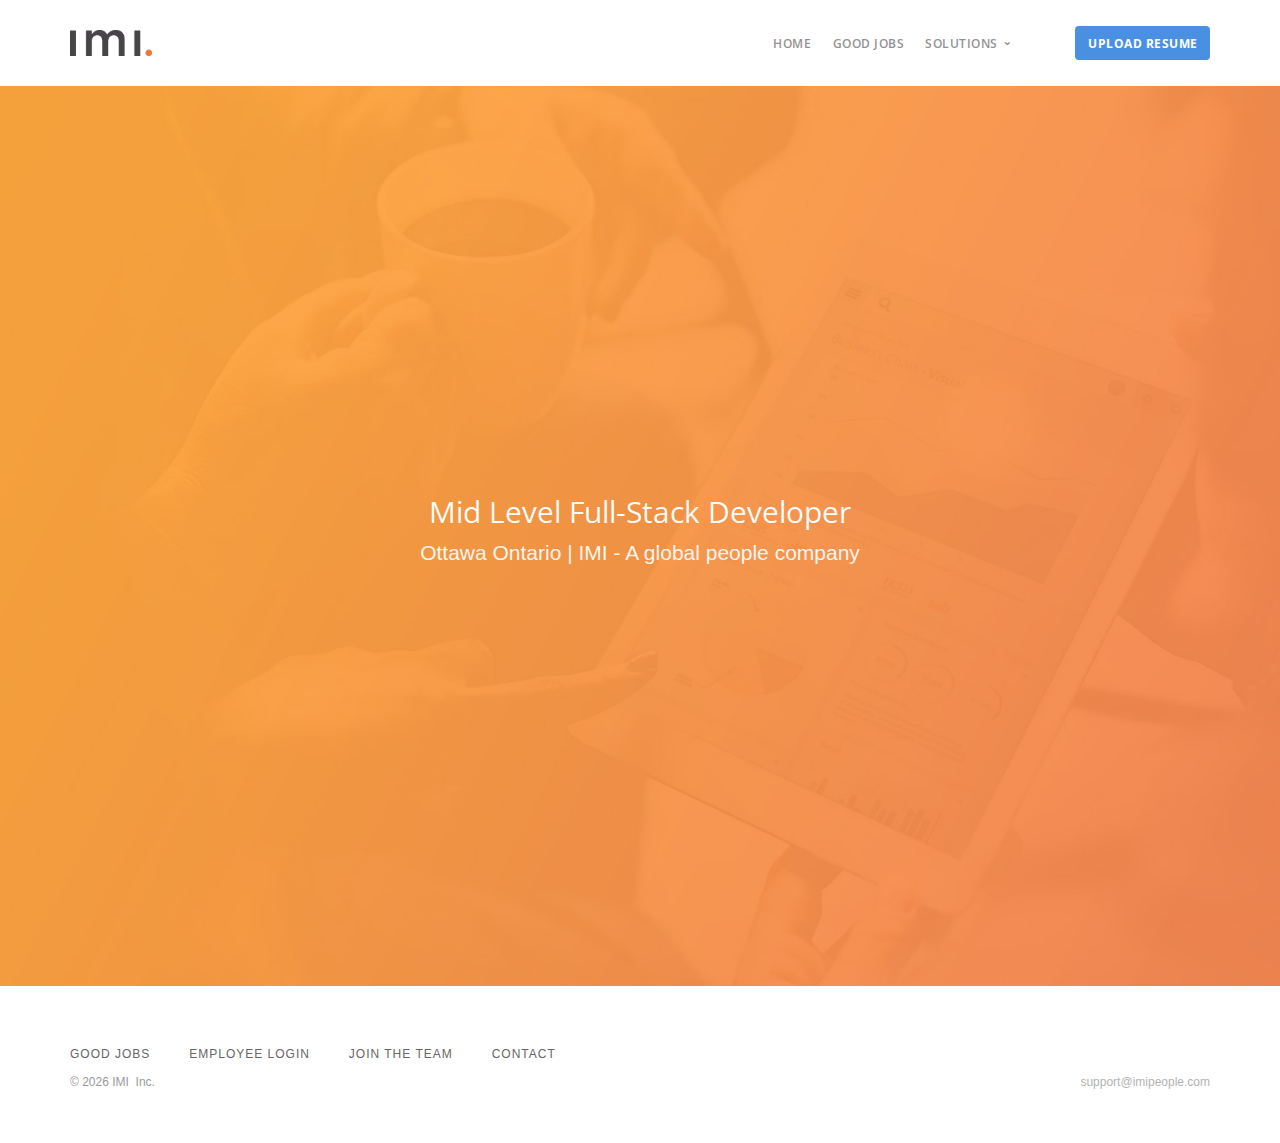
<file: applyengineer.html>
<!doctype html>
<html lang="en">

<head>
  <meta charset="utf-8">
  <title>IMI - A Global People Company</title>
  <meta name="viewport" content="width=device-width, initial-scale=1.0">


  <!-- adding from imi-people website-->
  <link rel="stylesheet" href="https://maxcdn.bootstrapcdn.com/font-awesome/4.7.0/css/font-awesome.min.css">
  <!-- adding from imi-people website-->

  <link href="css/bootstrap.css" rel="stylesheet" type="text/css" media="all" />
  <link href="css/stack-interface.css" rel="stylesheet" type="text/css" media="all" />
  <link href="css/theme.css" rel="stylesheet" type="text/css" media="all" />

  <!-- adding from imi-people website-->
  <link rel="stylesheet" href="https://maxcdn.bootstrapcdn.com/bootstrap/3.3.7/css/bootstrap.min.css">


  <link href="css/custom.css" rel="stylesheet" type="text/css" media="all" />
  <link href="https://fonts.googleapis.com/css?family=Open+Sans:200,300,400,400i,500,600,700" rel="stylesheet">



</head>

<body data-smooth-scroll-offset="77">



  <!-- <div class="nav-container">

    <nav class="navbar navbar-default " role="navigation">
      <div class="container-fluid">
        <div class="navbar-header">
          <button type="button" class="navbar-toggle imi-navbar-toggle" data-toggle="collapse" data-target="#bs-example-navbar-collapse-1">
            <span class="sr-only">Toggle navigation</span>
            <span class="icon-bar"></span>
            <span class="icon-bar"></span>
            <span class="icon-bar"></span>
          </button>
          <a href="#" class="navbar-brand">
            <img class="img-responsive" id="img-background" style="width:100px;height:31.69px" src="./img/imi-logo2.png">
          </a>
        </div>
        <div class="container-fluid imi-nav-menu">
          <div class="collapse navbar-collapse navbar-right" id="bs-example-navbar-collapse-1">
            <ul id="links" class="nav navbar-nav" style="font-family:'Montserrat', sans-serif;font-size: 16px;" >
              <li><a id="nav-text" href="http://www.imipeople.com/">Home</a></li>
              <li><a id="nav-text" href="http://www.imipeople.com/#rhonda">Rhonda</a></li>
              <li><a id="nav-text" href="http://www.imipeople.com/#lifepath">Lifepath</a></li>
              <li><a id="nav-text" href="http://www.imipeople.com/#people">People+</a></li>
              <li><a id="nav-text" href="https://goodjobs.imipeople.com/material-handling/">Material Handling</a></li>
              <li><a id="nav-text" href="http://blog.imipeople.com/">Blog</a></li>
              <li><a id="nav-text" href="http://jobs.imipeople.com/">Jobs</a></li>
              <li><a id="nav-text" href="https://imi.moniroo.com/">Payroll</a></li>
              <li><a id="nav-text" href="http://www.imipeople.com/#contact">Contact Us</a></li>
            </ul>
          </div>
        </div>
      </div>
    </nav>


  </div> -->
  <div class="nav-container">
    <div class="via-1521838517825" via="via-1521838517825" vio="Jobs">
      <div class="bar bar--sm visible-xs">
        <div class="container">
          <div class="row">
            <div class="col-xs-3 col-sm-2">
              <a href="http://www.imipeople.com/jobs/index.html"> <img class="logo logo-dark" alt="logo" src="img/logo-dark.png"> <img class="logo logo-light" alt="logo" src="img/logo-light.png"> </a>
            </div>
            <div class="col-xs-9 col-sm-10 text-right">
              <a href="#" class="hamburger-toggle" data-toggle-class="#menu1;hidden-xs hidden-sm"> <i class="icon icon--sm stack-interface stack-menu"></i> </a>
            </div>
          </div>
        </div>
      </div>
      <nav id="menu1" class="bar bar-1 hidden-xs">
        <div class="container">
          <div class="row">
            <div class="col-md-1 col-sm-2 hidden-xs">
              <div class="bar__module">
                <a href="index.html"> <img class="logo logo-dark" alt="imi powered by our Artificial Intelligence Rhonda" src="img/imi-good-jobs-logo.png"> <img class="logo logo-light" alt="logo" src="img/logo-light.png"> </a>
              </div>
            </div>
            <div class="col-md-11 col-sm-12 text-right text-left-xs text-left-sm">
              <div class="bar__module">
                <ul class="menu-horizontal text-left">
                  <li> <a href="http://www.imipeople.com/jobs/home.html">  Home</a> </li>

                  <li> <a href="https://jobsearch-1db15.firebaseapp.com/"> GOOD JOBS</a> </li>
                  <li class="dropdown">

                    <a href="http://www.imipeople.com/jobs/solutions-home.html">    SOLUTIONS     </a>
                    <span class="dropdown__trigger">
                                       </span>
                    <div class="dropdown__container">
                      <div class="container">
                        <div class="row">
                          <div class="dropdown__content col-md-2">
                            <ul class="menu-vertical">
                              <li> <a href="http://www.imipeople.com/jobs/solutions-home.html#section5">Rhonda</a> </li>

                              <li> <a href="http://www.imipeople.com/jobs/solutions-home.html#section2">Automation</a> </li>
                              <li> <a href="http://www.imipeople.com/jobs/solutions-home.html#section3">Material Handling</a> </li>
                              <li> <a href="http://www.imipeople.com/jobs/solutions-home.html#section4">Executive Search</a> </li>
                            </ul>
                          </div>
                        </div>
                      </div>
                    </div>
                  </li>
                  <li class="dropdown">
                    <div class="dropdown__container">
                      <div class="container">
                        <div class="row">
                          <div class="dropdown__content col-md-12">
                            <div class="col-md-3">
                              <h5>Menu Title</h5>
                              <ul class="menu-vertical">
                                <li> <a href="#">Single Link</a> </li>
                              </ul>
                            </div>
                            <div class="col-md-3">
                              <h5>Menu Title</h5>
                              <ul class="menu-vertical">
                                <li> <a href="#">Single Link</a> </li>
                              </ul>
                            </div>
                            <div class="col-md-3">
                              <h5>Menu Title</h5>
                              <ul class="menu-vertical">
                                <li> <a href="#">Single Link</a> </li>
                              </ul>
                            </div>
                            <div class="col-md-3">
                              <h5>Menu Title</h5>
                              <ul class="menu-vertical">
                                <li> <a href="#">Single Link</a> </li>
                              </ul>
                            </div>
                          </div>
                        </div>
                      </div>
                    </div>
                  </li>
                </ul>
              </div>
              <div class="bar__module">
                <a class="btn btn--sm btn--primary type--uppercase btn-block" href="http://www.imipeople.com/jobs/jobs-sign-up.html"> <span class="btn__text">
                                    Upload Resume</span> </a>
              </div>
            </div>
          </div>
        </div>
      </nav>
    </div>
  </div>





  <div class="main-container">
    <a id="careers-apply-page" class="in-page-link"></a>
    <section class="height-100 imagebg text-center">
      <div class="background-image-holder"><img alt="background" src="img/rhondabg-solutions.jpg"></div>
      <div class="container pos-vertical-center">
        <div class="row">
          <div  class="col-sm-7 col-md-5">
            <h2 id="header_text">Mid Level Full-Stack Developer</h2>
            <p class="lead"><b  id="content_text">Ottawa Ontario | IMI - A global people company</b></p>
            <script charset="utf-8" type="text/javascript" src="http://js.hsforms.net/forms/v2.js"></script>
            <div class="applyPage">
              <script>
                hbspt.forms.create({
                  portalId: "3221062",
                  formId: "2317b8ad-ff75-4096-ab91-acd378011c22",
                  css: "",
                  onFormSubmit: function($form) {
                    setTimeout(function() {
                      $.get("https://app.tradedesk.io/rhondaskill/0f5fb9c4-75af-48b6-8992-038b6416335a/?first_name="
                        +$form[0][0].value + "&last_name="+$form[0][1].value + "&email="+$form[0][2].value + "&phone_number="+$form[0][3].value.replace(
                          /^(?:[ ]+)?(?:\+?1[-. ]?)?\(?([0-9]{3})\)?[-. ]?([0-9]{3})[-. ]?([0-9]{4})$/, "+1$1$2$3") +
                        "&job=7137&dev_key=0c4f85cf00cc338746f786a4dd2fe350f86f0409");
                    }, 250);
                  }
                });
              </script>
            </div>

            <!-- <form>
              <div class="row">
                <div class="col-sm-12"> <input type="text" placeholder="First Name"> </div>
                <div class="col-sm-12"> <input type="password" placeholder="Last Name"> </div>
                <div class="col-sm-12"> <button class="btn btn--primary type--uppercase" type="submit">Apply Today</button> </div>
              </div>
            </form> -->
          </div>
        </div>
      </div>
    </section>
  </div>


  <!-- ============= Bottom Section ================= -->
  <footer class="text-center-xs space--xs">
    <div class="container">
      <div class="row">
        <div class="col-sm-7">
          <ul class="list-inline">
            <li> <a href="https://jobsearch-1db15.firebaseapp.com/"><span class="h6 type--uppercase"><p>good Jobs</p></span></a> </li>
            <li> <a href="#about"><span class="h6 type--uppercase"><p>Employee Login</p></span></a> </li>
            <li> <a href="http://www.imipeople.com/careers/"><span class="h6 type--uppercase"><p>JOIN THE TEAM</p></span></a> </li>
            <li> <a href="http://www.imipeople.com/jobs/contact.html"><span class="h6 type--uppercase">COntact</span></a> </li>
          </ul>
        </div>
        <div class="col-sm-5 text-right text-center-xs">
          <ul class="social-list list-inline list--hover">
            <li><a href="https://www.facebook.com/IMIsocial/" target="_self"><i class="socicon socicon-facebook icon icon--xs"></i></a></li>
            <li><a href="https://www.youtube.com/channel/UClr2KzyTFjUhlie60BBW53Q" target="_self"><i class="socicon icon socicon-youtube icon--xs"></i></a></li>
            <li><a href="https://www.instagram.com/imi.social/" target="_self"><i class="socicon icon socicon-instagram icon--xs"></i></a></li>
            <li><a href="https://www.linkedin.com/company/imi-material-handling-logistics/" target="_self"><i class="socicon icon socicon-linkedin icon--xs"></i></a></li>
            <li><a href="https://twitter.com/imi_social" target="_self"><i class="socicon socicon-twitter icon icon--xs"></i></a></li>
          </ul>
        </div>
      </div>
      <div class="row">
        <div class="col-sm-7"> <span class="type--fine-print">© <span class="update-year">2018</span> IMI&nbsp; Inc.</span>
        </div>
        <div class="col-sm-5 text-right text-center-xs"> <a class="type--fine-print" href="#about">support@imipeople.com</a> </div>
      </div>
    </div>
  </footer>
  	<!-- <div class="container-fluid" style="background-color:#484647">
  		<div class="row imi-footer">
  			<div class="col-xs-4">
  				<p><a class="footer" style="color:white;font-size:17px;text-decoration: none;" href="http://blog.imipeople.com/">BLOG</a></p>
  			</div>
  			<div class="col-xs-8" >
  				<div style="float:right">
  					<a class="footer" href="https://www.facebook.com/IMIsocial/"><img  style="width:43px;height:43px;margin-right:20px"  src="http://www.imipeople.com/static2/img/assets/Facebook.svg" alt="Facebook"></a>
  					<a class="footer" href="https://twitter.com/imi_social"><img style="width:43px;height:43px;margin-right:20px"   src="http://www.imipeople.com/static2/img/assets/Twitter.svg" alt="Twitter"></a>
  					<a class="footer" href="https://www.instagram.com/imi.social/"><img  style="width:43px;height:43px;margin-right:20px"  src="http://www.imipeople.com/static2/img/assets/Instagram.svg" alt="Instagram"></a>
  					<a class="footer" href="https://www.linkedin.com/company/1136892/"><img style="width:43px;height:43px;margin-right:20px"   src="http://www.imipeople.com/static2/img/assets/Linkedin.svg" alt="Linkedin"></a>
  					<a class="footer" href="https://www.youtube.com/channel/UClr2KzyTFjUhlie60BBW53Q"><img style="width:43px;height:43px;margin-right:20px"   src="http://www.imipeople.com/static2/img/assets/YouTube.svg" alt="YouTube"></a>
  				</div>
  			</div>
  		</div>
  	</div> -->
  	<!-- ============= Copyright ================= -->
  	<!-- <div class="container-fluid" style="background-color:#393939">
  		<p class="footer" style="text-align:center;font-size:16px;">Copyright © 2018 IMI Inc. All Rights Reserved.</p>
  	</div> -->



  <script src="js/jquery-3.1.1.min.js"></script>
  <script src="js/parallax.js"></script>
  <script src="js/smooth-scroll.min.js"></script>
  <script src="https://maxcdn.bootstrapcdn.com/bootstrap/3.3.7/js/bootstrap.min.js"></script>

  <script src="js/scripts.js"></script>

</body>

</html>
</file>
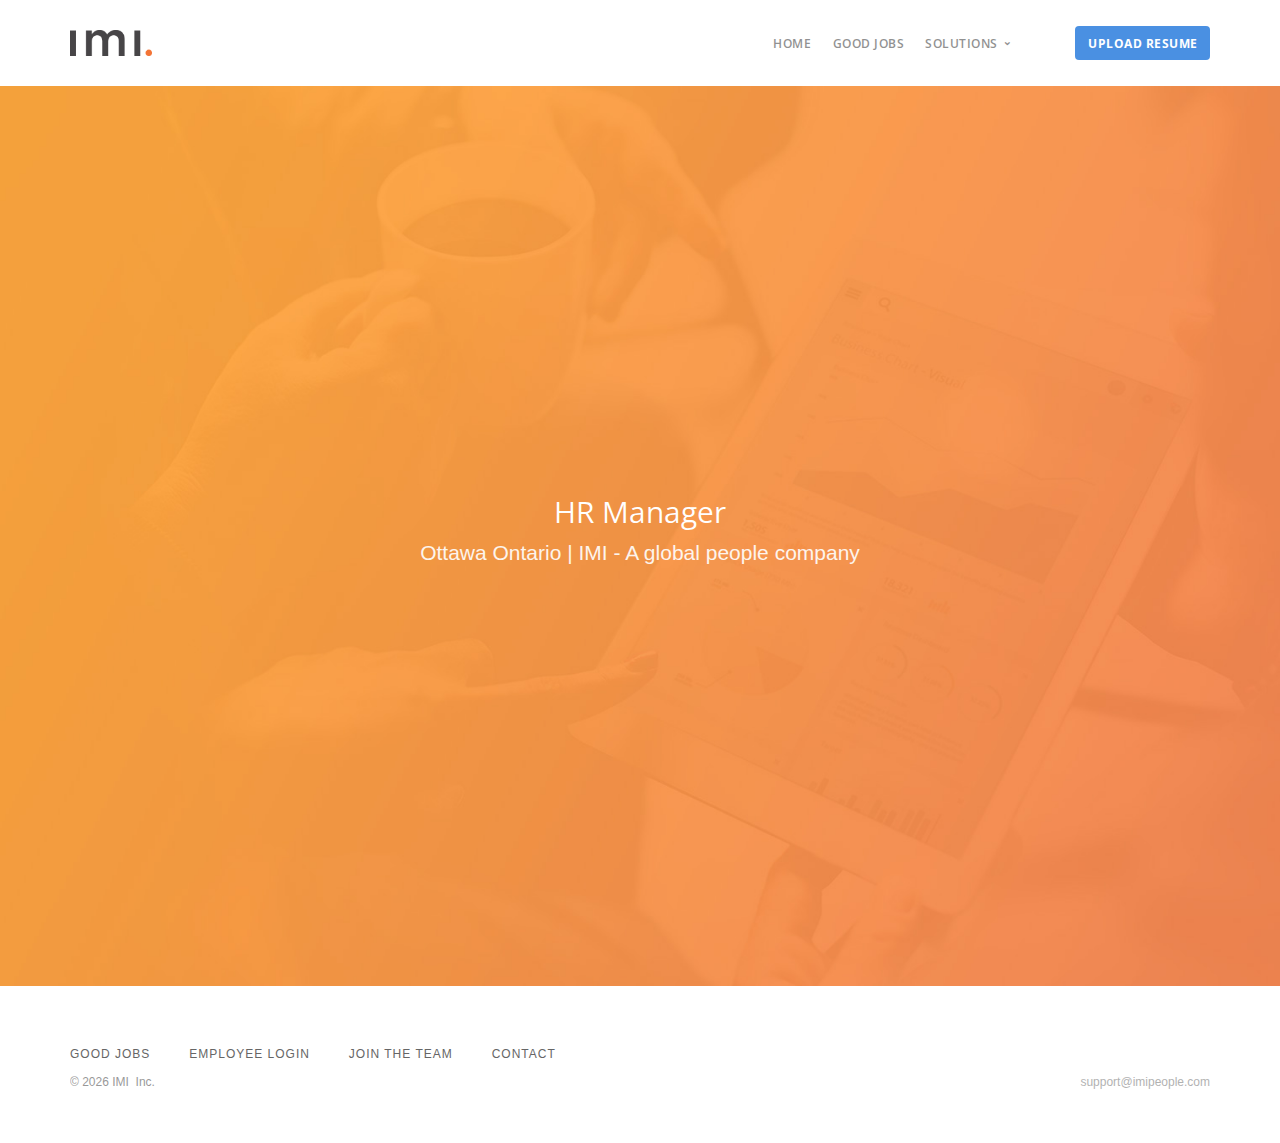
<file: applyhrmanager.html>
<!doctype html>
<html lang="en">

<head>
  <meta charset="utf-8">
  <title>IMI - A Global People Company</title>
  <meta name="viewport" content="width=device-width, initial-scale=1.0">


  <!-- adding from imi-people website-->
  <link rel="stylesheet" href="https://maxcdn.bootstrapcdn.com/font-awesome/4.7.0/css/font-awesome.min.css">
  <!-- adding from imi-people website-->

  <link href="css/bootstrap.css" rel="stylesheet" type="text/css" media="all" />
  <link href="css/stack-interface.css" rel="stylesheet" type="text/css" media="all" />
  <link href="css/theme.css" rel="stylesheet" type="text/css" media="all" />

  <!-- adding from imi-people website-->
  <link rel="stylesheet" href="https://maxcdn.bootstrapcdn.com/bootstrap/3.3.7/css/bootstrap.min.css">


  <link href="css/custom.css" rel="stylesheet" type="text/css" media="all" />
  <link href="https://fonts.googleapis.com/css?family=Open+Sans:200,300,400,400i,500,600,700" rel="stylesheet">



</head>

<body data-smooth-scroll-offset="77">



  <!-- <div class="nav-container">

    <nav class="navbar navbar-default " role="navigation">
      <div class="container-fluid">
        <div class="navbar-header">
          <button type="button" class="navbar-toggle imi-navbar-toggle" data-toggle="collapse" data-target="#bs-example-navbar-collapse-1">
            <span class="sr-only">Toggle navigation</span>
            <span class="icon-bar"></span>
            <span class="icon-bar"></span>
            <span class="icon-bar"></span>
          </button>
          <a href="#" class="navbar-brand">
            <img class="img-responsive" id="img-background" style="width:100px;height:31.69px" src="./img/imi-logo2.png">
          </a>
        </div>
        <div class="container-fluid imi-nav-menu">
          <div class="collapse navbar-collapse navbar-right" id="bs-example-navbar-collapse-1">
            <ul id="links" class="nav navbar-nav" style="font-family:'Montserrat', sans-serif;font-size: 16px;" >
              <li><a id="nav-text" href="http://www.imipeople.com/">Home</a></li>
              <li><a id="nav-text" href="http://www.imipeople.com/#rhonda">Rhonda</a></li>
              <li><a id="nav-text" href="http://www.imipeople.com/#lifepath">Lifepath</a></li>
              <li><a id="nav-text" href="http://www.imipeople.com/#people">People+</a></li>
              <li><a id="nav-text" href="https://goodjobs.imipeople.com/material-handling/">Material Handling</a></li>
              <li><a id="nav-text" href="http://blog.imipeople.com/">Blog</a></li>
              <li><a id="nav-text" href="http://jobs.imipeople.com/">Jobs</a></li>
              <li><a id="nav-text" href="https://imi.moniroo.com/">Payroll</a></li>
              <li><a id="nav-text" href="http://www.imipeople.com/#contact">Contact Us</a></li>
            </ul>
          </div>
        </div>
      </div>
    </nav>


  </div> -->
  <div class="nav-container">
    <div class="via-1521838517825" via="via-1521838517825" vio="Jobs">
      <div class="bar bar--sm visible-xs">
        <div class="container">
          <div class="row">
            <div class="col-xs-3 col-sm-2">
              <a href="http://www.imipeople.com/jobs/index.html"> <img class="logo logo-dark" alt="logo" src="img/logo-dark.png"> <img class="logo logo-light" alt="logo" src="img/logo-light.png"> </a>
            </div>
            <div class="col-xs-9 col-sm-10 text-right">
              <a href="#" class="hamburger-toggle" data-toggle-class="#menu1;hidden-xs hidden-sm"> <i class="icon icon--sm stack-interface stack-menu"></i> </a>
            </div>
          </div>
        </div>
      </div>
      <nav id="menu1" class="bar bar-1 hidden-xs">
        <div class="container">
          <div class="row">
            <div class="col-md-1 col-sm-2 hidden-xs">
              <div class="bar__module">
                <a href="index.html"> <img class="logo logo-dark" alt="imi powered by our Artificial Intelligence Rhonda" src="img/imi-good-jobs-logo.png"> <img class="logo logo-light" alt="logo" src="img/logo-light.png"> </a>
              </div>
            </div>
            <div class="col-md-11 col-sm-12 text-right text-left-xs text-left-sm">
              <div class="bar__module">
                <ul class="menu-horizontal text-left">
                  <li> <a href="http://www.imipeople.com/jobs/home.html">  Home</a> </li>

                  <li> <a href="https://jobsearch-1db15.firebaseapp.com/"> GOOD JOBS</a> </li>
                  <li class="dropdown">

                    <a href="http://www.imipeople.com/jobs/solutions-home.html">    SOLUTIONS     </a>
                    <span class="dropdown__trigger">
                                       </span>
                    <div class="dropdown__container">
                      <div class="container">
                        <div class="row">
                          <div class="dropdown__content col-md-2">
                            <ul class="menu-vertical">
                              <li> <a href="http://www.imipeople.com/jobs/solutions-home.html#section5">Rhonda</a> </li>

                              <li> <a href="http://www.imipeople.com/jobs/solutions-home.html#section2">Automation</a> </li>
                              <li> <a href="http://www.imipeople.com/jobs/solutions-home.html#section3">Material Handling</a> </li>
                              <li> <a href="http://www.imipeople.com/jobs/solutions-home.html#section4">Executive Search</a> </li>
                            </ul>
                          </div>
                        </div>
                      </div>
                    </div>
                  </li>
                  <li class="dropdown">
                    <div class="dropdown__container">
                      <div class="container">
                        <div class="row">
                          <div class="dropdown__content col-md-12">
                            <div class="col-md-3">
                              <h5>Menu Title</h5>
                              <ul class="menu-vertical">
                                <li> <a href="#">Single Link</a> </li>
                              </ul>
                            </div>
                            <div class="col-md-3">
                              <h5>Menu Title</h5>
                              <ul class="menu-vertical">
                                <li> <a href="#">Single Link</a> </li>
                              </ul>
                            </div>
                            <div class="col-md-3">
                              <h5>Menu Title</h5>
                              <ul class="menu-vertical">
                                <li> <a href="#">Single Link</a> </li>
                              </ul>
                            </div>
                            <div class="col-md-3">
                              <h5>Menu Title</h5>
                              <ul class="menu-vertical">
                                <li> <a href="#">Single Link</a> </li>
                              </ul>
                            </div>
                          </div>
                        </div>
                      </div>
                    </div>
                  </li>
                </ul>
              </div>
              <div class="bar__module">
                <a class="btn btn--sm btn--primary type--uppercase btn-block" href="http://www.imipeople.com/jobs/jobs-sign-up.html"> <span class="btn__text">
                                    Upload Resume</span> </a>
              </div>
            </div>
          </div>
        </div>
      </nav>
    </div>
  </div>





  <div class="main-container">
    <a id="careers-apply-page" class="in-page-link"></a>
    <section class="height-100 imagebg text-center">
      <div class="background-image-holder"><img alt="background" src="img/rhondabg-solutions.jpg"></div>
      <div class="container pos-vertical-center">
        <div class="row">
          <div  class="col-sm-7 col-md-5">
            <h2 id="header_text">HR Manager</h2>
            <p class="lead"><b  id="content_text">Ottawa Ontario | IMI - A global people company</b></p>
            <script charset="utf-8" type="text/javascript" src="http://js.hsforms.net/forms/v2.js"></script>
            <div class="applyPage">
              <script>
                hbspt.forms.create({
                  portalId: "3221062",
                  formId: "2317b8ad-ff75-4096-ab91-acd378011c22",
                  css: "",
                  onFormSubmit: function($form) {
                    setTimeout(function() {
                      $.get("https://app.tradedesk.io/rhondaskill/0f5fb9c4-75af-48b6-8992-038b6416335a/?first_name="
                        +$form[0][0].value + "&last_name="+$form[0][1].value + "&email="+$form[0][2].value + "&phone_number="+$form[0][3].value.replace(
                          /^(?:[ ]+)?(?:\+?1[-. ]?)?\(?([0-9]{3})\)?[-. ]?([0-9]{3})[-. ]?([0-9]{4})$/, "+1$1$2$3") +
                        "&job=7137&dev_key=0c4f85cf00cc338746f786a4dd2fe350f86f0409");
                    }, 250);
                  }
                });
              </script>
            </div>

            <!-- <form>
              <div class="row">
                <div class="col-sm-12"> <input type="text" placeholder="First Name"> </div>
                <div class="col-sm-12"> <input type="password" placeholder="Last Name"> </div>
                <div class="col-sm-12"> <button class="btn btn--primary type--uppercase" type="submit">Apply Today</button> </div>
              </div>
            </form> -->
          </div>
        </div>
      </div>
    </section>
  </div>


  <!-- ============= Bottom Section ================= -->
  <footer class="text-center-xs space--xs">
    <div class="container">
      <div class="row">
        <div class="col-sm-7">
          <ul class="list-inline">
            <li> <a href="https://jobsearch-1db15.firebaseapp.com/"><span class="h6 type--uppercase"><p>good Jobs</p></span></a> </li>
            <li> <a href="#about"><span class="h6 type--uppercase"><p>Employee Login</p></span></a> </li>
            <li> <a href="http://www.imipeople.com/careers/"><span class="h6 type--uppercase"><p>JOIN THE TEAM</p></span></a> </li>
            <li> <a href="http://www.imipeople.com/jobs/contact.html"><span class="h6 type--uppercase">COntact</span></a> </li>
          </ul>
        </div>
        <div class="col-sm-5 text-right text-center-xs">
          <ul class="social-list list-inline list--hover">
            <li><a href="https://www.facebook.com/IMIsocial/" target="_self"><i class="socicon socicon-facebook icon icon--xs"></i></a></li>
            <li><a href="https://www.youtube.com/channel/UClr2KzyTFjUhlie60BBW53Q" target="_self"><i class="socicon icon socicon-youtube icon--xs"></i></a></li>
            <li><a href="https://www.instagram.com/imi.social/" target="_self"><i class="socicon icon socicon-instagram icon--xs"></i></a></li>
            <li><a href="https://www.linkedin.com/company/imi-material-handling-logistics/" target="_self"><i class="socicon icon socicon-linkedin icon--xs"></i></a></li>
            <li><a href="https://twitter.com/imi_social" target="_self"><i class="socicon socicon-twitter icon icon--xs"></i></a></li>
          </ul>
        </div>
      </div>
      <div class="row">
        <div class="col-sm-7"> <span class="type--fine-print">© <span class="update-year">2018</span> IMI&nbsp; Inc.</span>
        </div>
        <div class="col-sm-5 text-right text-center-xs"> <a class="type--fine-print" href="#about">support@imipeople.com</a> </div>
      </div>
    </div>
  </footer>
  	<!-- <div class="container-fluid" style="background-color:#484647">
  		<div class="row imi-footer">
  			<div class="col-xs-4">
  				<p><a class="footer" style="color:white;font-size:17px;text-decoration: none;" href="http://blog.imipeople.com/">BLOG</a></p>
  			</div>
  			<div class="col-xs-8" >
  				<div style="float:right">
  					<a class="footer" href="https://www.facebook.com/IMIsocial/"><img  style="width:43px;height:43px;margin-right:20px"  src="http://www.imipeople.com/static2/img/assets/Facebook.svg" alt="Facebook"></a>
  					<a class="footer" href="https://twitter.com/imi_social"><img style="width:43px;height:43px;margin-right:20px"   src="http://www.imipeople.com/static2/img/assets/Twitter.svg" alt="Twitter"></a>
  					<a class="footer" href="https://www.instagram.com/imi.social/"><img  style="width:43px;height:43px;margin-right:20px"  src="http://www.imipeople.com/static2/img/assets/Instagram.svg" alt="Instagram"></a>
  					<a class="footer" href="https://www.linkedin.com/company/1136892/"><img style="width:43px;height:43px;margin-right:20px"   src="http://www.imipeople.com/static2/img/assets/Linkedin.svg" alt="Linkedin"></a>
  					<a class="footer" href="https://www.youtube.com/channel/UClr2KzyTFjUhlie60BBW53Q"><img style="width:43px;height:43px;margin-right:20px"   src="http://www.imipeople.com/static2/img/assets/YouTube.svg" alt="YouTube"></a>
  				</div>
  			</div>
  		</div>
  	</div> -->
  	<!-- ============= Copyright ================= -->
  	<!-- <div class="container-fluid" style="background-color:#393939">
  		<p class="footer" style="text-align:center;font-size:16px;">Copyright © 2018 IMI Inc. All Rights Reserved.</p>
  	</div> -->



  <script src="js/jquery-3.1.1.min.js"></script>
  <script src="js/parallax.js"></script>
  <script src="js/smooth-scroll.min.js"></script>
  <script src="https://maxcdn.bootstrapcdn.com/bootstrap/3.3.7/js/bootstrap.min.js"></script>

  <script src="js/scripts.js"></script>

</body>

</html>
</file>
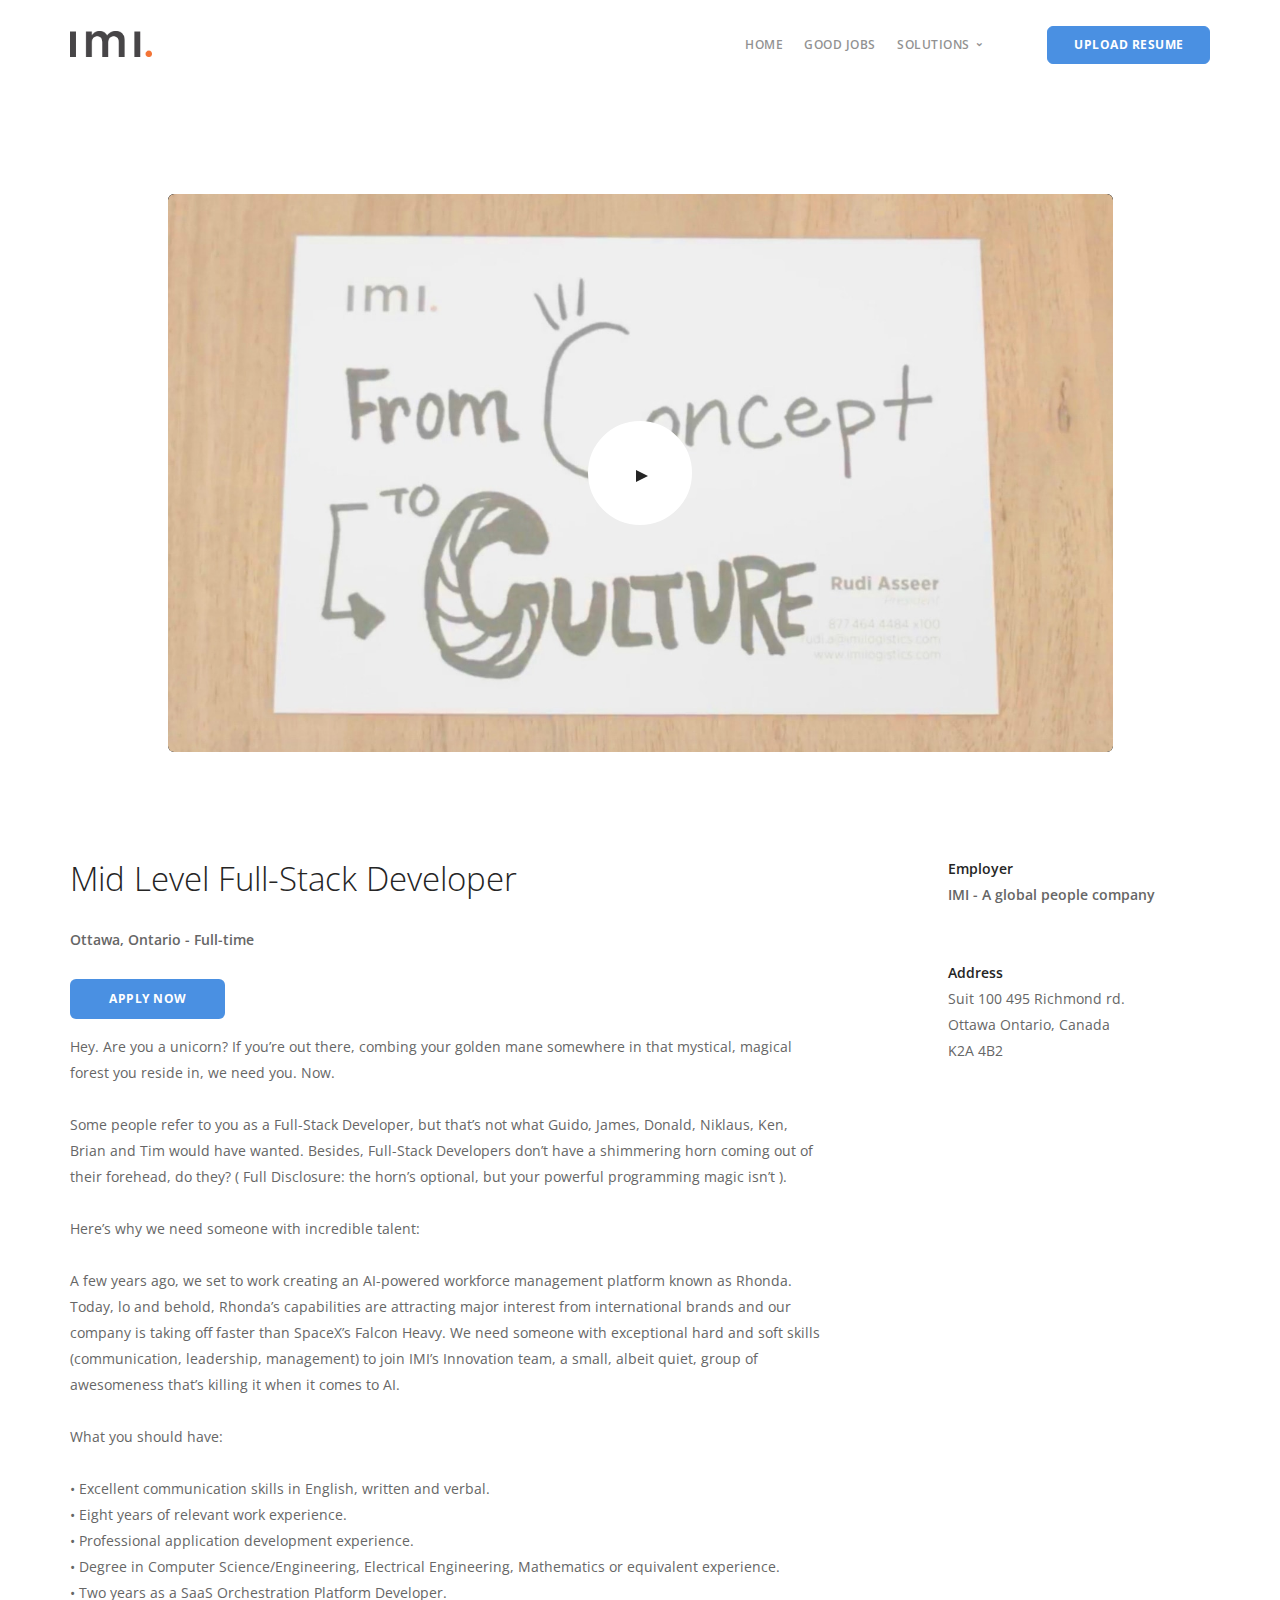
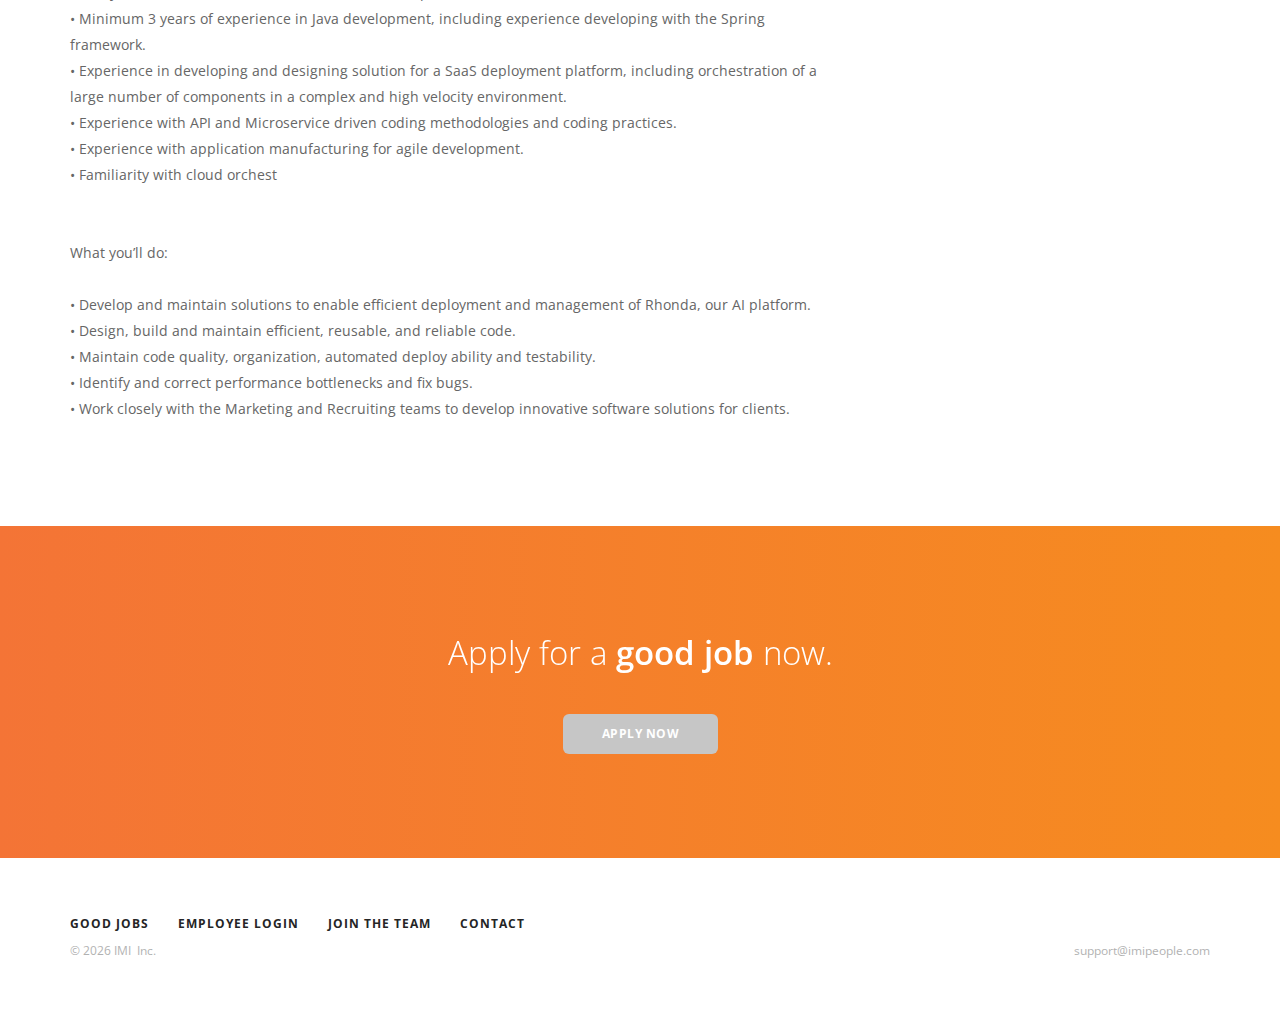
<file: engineer.html>
<!doctype html>
<html lang="en">

<head>
  <meta charset="utf-8">
  <title>IMI - A Global People Company</title>
  <meta name="viewport" content="width=device-width, initial-scale=1.0">
  <link href="css/bootstrap.css" rel="stylesheet" type="text/css" media="all" />
  <!-- adding from imi-people website-->
  <link rel="stylesheet" href="https://maxcdn.bootstrapcdn.com/bootstrap/3.3.7/css/bootstrap.min.css">

  <link href="css/stack-interface.css" rel="stylesheet" type="text/css" media="all" />
  <link href="css/theme.css" rel="stylesheet" type="text/css" media="all" />
  <link href="css/custom.css" rel="stylesheet" type="text/css" media="all" />
  <link href="https://fonts.googleapis.com/css?family=Open+Sans:200,300,400,400i,500,600,700" rel="stylesheet">

</head>

<body data-smooth-scroll-offset="77">
  <!-- <div class="nav-container">

    <nav class="navbar navbar-default " role="navigation">
      <div class="container-fluid">
        <div class="navbar-header">
          <button type="button" class="navbar-toggle imi-navbar-toggle" data-toggle="collapse" data-target="#bs-example-navbar-collapse-1">
                  <span class="sr-only">Toggle navigation</span>
                  <span class="icon-bar"></span>
                  <span class="icon-bar"></span>
                  <span class="icon-bar"></span>
                </button>
          <a href="#" class="navbar-brand">
                  <img class="img-responsive" id="img-background" style="width:100px;height:31.69px" src="./img/imi-logo2.png">
                </a>
        </div>
        <div class="container-fluid imi-nav-menu">
          <div class="collapse navbar-collapse navbar-right" id="bs-example-navbar-collapse-1">
            <ul id="links" class="nav navbar-nav" style="font-family:'Montserrat', sans-serif;font-size: 16px;">
              <li><a id="nav-text" href="http://www.imipeople.com/">Home</a></li>
              <li><a id="nav-text" href="http://www.imipeople.com/#rhonda">Rhonda</a></li>
              <li><a id="nav-text" href="http://www.imipeople.com/#lifepath">Lifepath</a></li>
              <li><a id="nav-text" href="http://www.imipeople.com/#people">People+</a></li>
              <li><a id="nav-text" href="https://goodjobs.imipeople.com/material-handling/">Material Handling</a></li>
              <li><a id="nav-text" href="http://blog.imipeople.com/">Blog</a></li>
              <li><a id="nav-text" href="http://jobs.imipeople.com/">Jobs</a></li>
              <li><a id="nav-text" href="https://imi.moniroo.com/">Payroll</a></li>
              <li><a id="nav-text" href="http://www.imipeople.com/#contact">Contact Us</a></li>
            </ul>
          </div>
        </div>
      </div>
    </nav>


  </div> -->
  <div class="nav-container">
    <div class="via-1521838517825" via="via-1521838517825" vio="Jobs">
      <div class="bar bar--sm visible-xs">
        <div class="container">
          <div class="row">
            <div class="col-xs-3 col-sm-2">
              <a href="http://www.imipeople.com/jobs/index.html"> <img class="logo logo-dark" alt="logo" src="img/logo-dark.png"> <img class="logo logo-light" alt="logo" src="img/logo-light.png"> </a>
            </div>
            <div class="col-xs-9 col-sm-10 text-right">
              <a href="#" class="hamburger-toggle" data-toggle-class="#menu1;hidden-xs hidden-sm"> <i class="icon icon--sm stack-interface stack-menu"></i> </a>
            </div>
          </div>
        </div>
      </div>
      <nav id="menu1" class="bar bar-1 hidden-xs">
        <div class="container">
          <div class="row">
            <div class="col-md-1 col-sm-2 hidden-xs">
              <div class="bar__module">
                <a href="index.html"> <img class="logo logo-dark" alt="imi powered by our Artificial Intelligence Rhonda" src="img/imi-good-jobs-logo.png"> <img class="logo logo-light" alt="logo" src="img/logo-light.png"> </a>
              </div>
            </div>
            <div class="col-md-11 col-sm-12 text-right text-left-xs text-left-sm">
              <div class="bar__module">
                <ul class="menu-horizontal text-left">
                  <li> <a href="http://www.imipeople.com/jobs/home.html">  Home</a> </li>

                  <li> <a href="https://jobsearch-1db15.firebaseapp.com/"> GOOD JOBS</a> </li>
                  <li class="dropdown">

                    <a href="http://www.imipeople.com/jobs/solutions-home.html">    SOLUTIONS     </a>
                    <span class="dropdown__trigger">
                                       </span>
                    <div class="dropdown__container">
                      <div class="container">
                        <div class="row">
                          <div class="dropdown__content col-md-2">
                            <ul class="menu-vertical">
                              <li> <a href="http://www.imipeople.com/jobs/solutions-home.html#section5">Rhonda</a> </li>
                              
                              <li> <a href="http://www.imipeople.com/jobs/solutions-home.html#section2">Automation</a> </li>
                              <li> <a href="http://www.imipeople.com/jobs/solutions-home.html#section3">Material Handling</a> </li>
                              <li> <a href="http://www.imipeople.com/jobs/solutions-home.html#section4">Executive Search</a> </li>
                            </ul>
                          </div>
                        </div>
                      </div>
                    </div>
                  </li>
                  <li class="dropdown">
                    <div class="dropdown__container">
                      <div class="container">
                        <div class="row">
                          <div class="dropdown__content col-md-12">
                            <div class="col-md-3">
                              <h5>Menu Title</h5>
                              <ul class="menu-vertical">
                                <li> <a href="#">Single Link</a> </li>
                              </ul>
                            </div>
                            <div class="col-md-3">
                              <h5>Menu Title</h5>
                              <ul class="menu-vertical">
                                <li> <a href="#">Single Link</a> </li>
                              </ul>
                            </div>
                            <div class="col-md-3">
                              <h5>Menu Title</h5>
                              <ul class="menu-vertical">
                                <li> <a href="#">Single Link</a> </li>
                              </ul>
                            </div>
                            <div class="col-md-3">
                              <h5>Menu Title</h5>
                              <ul class="menu-vertical">
                                <li> <a href="#">Single Link</a> </li>
                              </ul>
                            </div>
                          </div>
                        </div>
                      </div>
                    </div>
                  </li>
                </ul>
              </div>
              <div class="bar__module">
                <a class="btn btn--sm btn--primary type--uppercase btn-block" href="http://www.imipeople.com/jobs/jobs-sign-up.html"> <span class="btn__text">
                                    Upload Resume</span> </a>
              </div>
            </div>
          </div>
        </div>
      </nav>
    </div>
  </div>
  <div class="main-container">
    <section class="text-center">
      <div class="container">
        <div class="row">
          <div class="col-sm-12 col-md-10">
            <div class="video-cover border--round">
              <div class="background-image-holder"> <img alt="image" src="img/about-video-preview.jpg"> </div>
              <div class="video-play-icon"></div> <iframe src="https://www.youtube.com/embed/e9g0eZ2M0tk?autoplay=1" frameborder="0" allowfullscreen></iframe> </div>
          </div>
        </div>
      </div>
    </section>
    <section class="switchable">
      <div class="container">
        <div class="row">
          <div class="col-sm-8 col-md-8">
            <h2>Mid Level Full-Stack Developer</h2>
            <p><b>Ottawa, Ontario - Full-time<br></b></p>
            <!-- <p><b><br></b></p> -->
            <!-- <p><b>Apply Now (Add Button)</b></p> -->
            <a id="btn_description_page_middle" class="btn type--uppercase btn--primary btn_description_page" href="applyengineer.html" style="margin-bottom: 15px" ;border:0;><span class="btn__text">Apply NOw</span></a>
            <p>Hey. Are you a unicorn? If you’re out there, combing your golden mane somewhere in that mystical, magical forest you reside in, we need you. Now.<br><br>Some people refer to you as a Full-Stack Developer, but that’s not what Guido, James,
              Donald, Niklaus, Ken, Brian and Tim would have wanted. Besides, Full-Stack Developers don’t have a shimmering horn coming out of their forehead, do they? ( Full Disclosure: the horn’s optional, but your powerful programming magic isn’t ).<br><br>Here’s
              why we need someone with incredible talent:<br><br>A few years ago, we set to work creating an AI-powered workforce management platform known as Rhonda. Today, lo and behold, Rhonda’s capabilities are attracting major interest from international
              brands and our company is taking off faster than SpaceX’s Falcon Heavy. We need someone with exceptional hard and soft skills (communication, leadership, management) to join IMI’s Innovation team, a small, albeit quiet, group of awesomeness
              that’s killing it when it comes to AI.<br><br> What you should have:<br><br> • Excellent communication skills in English, written and verbal.<br> • Eight years of relevant work experience.<br> • Professional application development experience.<br>              • Degree in Computer Science/Engineering, Electrical Engineering, Mathematics or equivalent experience.<br> • Two years as a SaaS Orchestration Platform Developer.<br> • Minimum 3 years of experience in Java development, including experience
              developing with the Spring framework.<br> • Experience in developing and designing solution for a SaaS deployment platform, including orchestration of a large number of components in a complex and high velocity environment.<br> • Experience
              with API and Microservice driven coding methodologies and coding practices.<br> • Experience with application manufacturing for agile development.<br> • Familiarity with cloud orchest<br>
              <br><br>What you’ll do:<br><br>

•	Develop and maintain solutions to enable efficient deployment and management of Rhonda, our AI platform.<br>
•	Design, build and maintain efficient, reusable, and reliable code.<br>
•	Maintain code quality, organization, automated deploy ability and testability.<br>
•	Identify and correct performance bottlenecks and fix bugs.<br>
•	Work closely with the Marketing and Recruiting teams to develop innovative software solutions for clients.<br>




              <!-- <i>Posted 18 days ago</i></p> -->
          </div>
          <div class="col-sm-4 col-md-3">
            <div class="text-block">
              <h5>Employer</h5>
              <p><b>
						IMI - A global people company</b><br></p>
            </div>
            <div class="text-block">
              <h5>Address</h5>
              <p>Suit 100 495 Richmond rd.<br>Ottawa Ontario, Canada<br>K2A 4B2</p>
            </div>
            <!-- <div class="text-block">
                                <h5>Salary</h5>
                                <p>$61,000</p>
                            </div> -->
          </div>
        </div>
      </div>
    </section>
    <section class="text-center imagebg" data-gradient-bg="#f47436,#f68c1f,#f6b21f,#f47436">
      <div class="container">
        <div class="row">
          <div class="col-sm-8 col-md-6">
            <div class="cta">
              <h2>Apply for a <b>good job</b> now.</h2> <a id="btn_description_page_bottom" class="btn type--uppercase btn--primary btn_description_page" href="applyengineer.html"><span class="btn__text">Apply NOw</span></a> </div>
          </div>
        </div>
      </div>
    </section>
  </div>

  <!-- ============= Bottom Section ================= -->
  <footer class="text-center-xs space--xs">
    <div class="container">
      <div class="row">
        <div class="col-sm-7">
          <ul class="list-inline">
            <li> <a href="https://jobsearch-1db15.firebaseapp.com/"><span class="h6 type--uppercase"><p>good Jobs</p></span></a> </li>
            <li> <a href="#about"><span class="h6 type--uppercase"><p>Employee Login</p></span></a> </li>
            <li> <a href="http://www.imipeople.com/careers/"><span class="h6 type--uppercase"><p>JOIN THE TEAM</p></span></a> </li>
            <li> <a href="http://www.imipeople.com/jobs/contact.html"><span class="h6 type--uppercase">COntact</span></a> </li>
          </ul>
        </div>
        <div class="col-sm-5 text-right text-center-xs">
          <ul class="social-list list-inline list--hover">
            <li><a href="https://www.facebook.com/IMIsocial/" target="_self"><i class="socicon socicon-facebook icon icon--xs"></i></a></li>
            <li><a href="https://www.youtube.com/channel/UClr2KzyTFjUhlie60BBW53Q" target="_self"><i class="socicon icon socicon-youtube icon--xs"></i></a></li>
            <li><a href="https://www.instagram.com/imi.social/" target="_self"><i class="socicon icon socicon-instagram icon--xs"></i></a></li>
            <li><a href="https://www.linkedin.com/company/imi-material-handling-logistics/" target="_self"><i class="socicon icon socicon-linkedin icon--xs"></i></a></li>
            <li><a href="https://twitter.com/imi_social" target="_self"><i class="socicon socicon-twitter icon icon--xs"></i></a></li>
          </ul>
        </div>
      </div>
      <div class="row">
        <div class="col-sm-7"> <span class="type--fine-print">© <span class="update-year">2018</span> IMI&nbsp; Inc.</span>
        </div>
        <div class="col-sm-5 text-right text-center-xs"> <a class="type--fine-print" href="#about">support@imipeople.com</a> </div>
      </div>
    </div>
  </footer>
  <!-- <div class="container-fluid" style="background-color:#484647">
    <div class="row imi-footer">
      <div class="col-xs-4">
        <p><a class="footer" style="color:white;font-size:17px;text-decoration: none;" href="http://blog.imipeople.com/">BLOG</a></p>
      </div>
      <div class="col-xs-8">
        <div style="float:right">
          <a class="footer" href="https://www.facebook.com/IMIsocial/"><img  style="width:43px;height:43px;margin-right:20px"  src="http://www.imipeople.com/static2/img/assets/Facebook.svg" alt="Facebook"></a>
          <a class="footer" href="https://twitter.com/imi_social"><img style="width:43px;height:43px;margin-right:20px"   src="http://www.imipeople.com/static2/img/assets/Twitter.svg" alt="Twitter"></a>
          <a class="footer" href="https://www.instagram.com/imi.social/"><img  style="width:43px;height:43px;margin-right:20px"  src="http://www.imipeople.com/static2/img/assets/Instagram.svg" alt="Instagram"></a>
          <a class="footer" href="https://www.linkedin.com/company/1136892/"><img style="width:43px;height:43px;margin-right:20px"   src="http://www.imipeople.com/static2/img/assets/Linkedin.svg" alt="Linkedin"></a>
          <a class="footer" href="https://www.youtube.com/channel/UClr2KzyTFjUhlie60BBW53Q"><img style="width:43px;height:43px;margin-right:20px"   src="http://www.imipeople.com/static2/img/assets/YouTube.svg" alt="YouTube"></a>
        </div>
      </div>
    </div>
  </div> -->
  <!-- ============= Copyright ================= -->
  <!-- <div class="container-fluid" style="background-color:#393939">
    <p class="footer" style="text-align:center;font-size:16px;">Copyright © 2018 IMI Inc. All Rights Reserved.</p>
  </div> -->




  <script src="js/jquery-3.1.1.min.js"></script>
  <script src="js/parallax.js"></script>
  <script src="js/granim.min.js"></script>
  <script src="js/smooth-scroll.min.js"></script>
  <script src="https://maxcdn.bootstrapcdn.com/bootstrap/3.3.7/js/bootstrap.min.js"></script>

  <script src="js/scripts.js"></script>

</body>

</html>
</file>
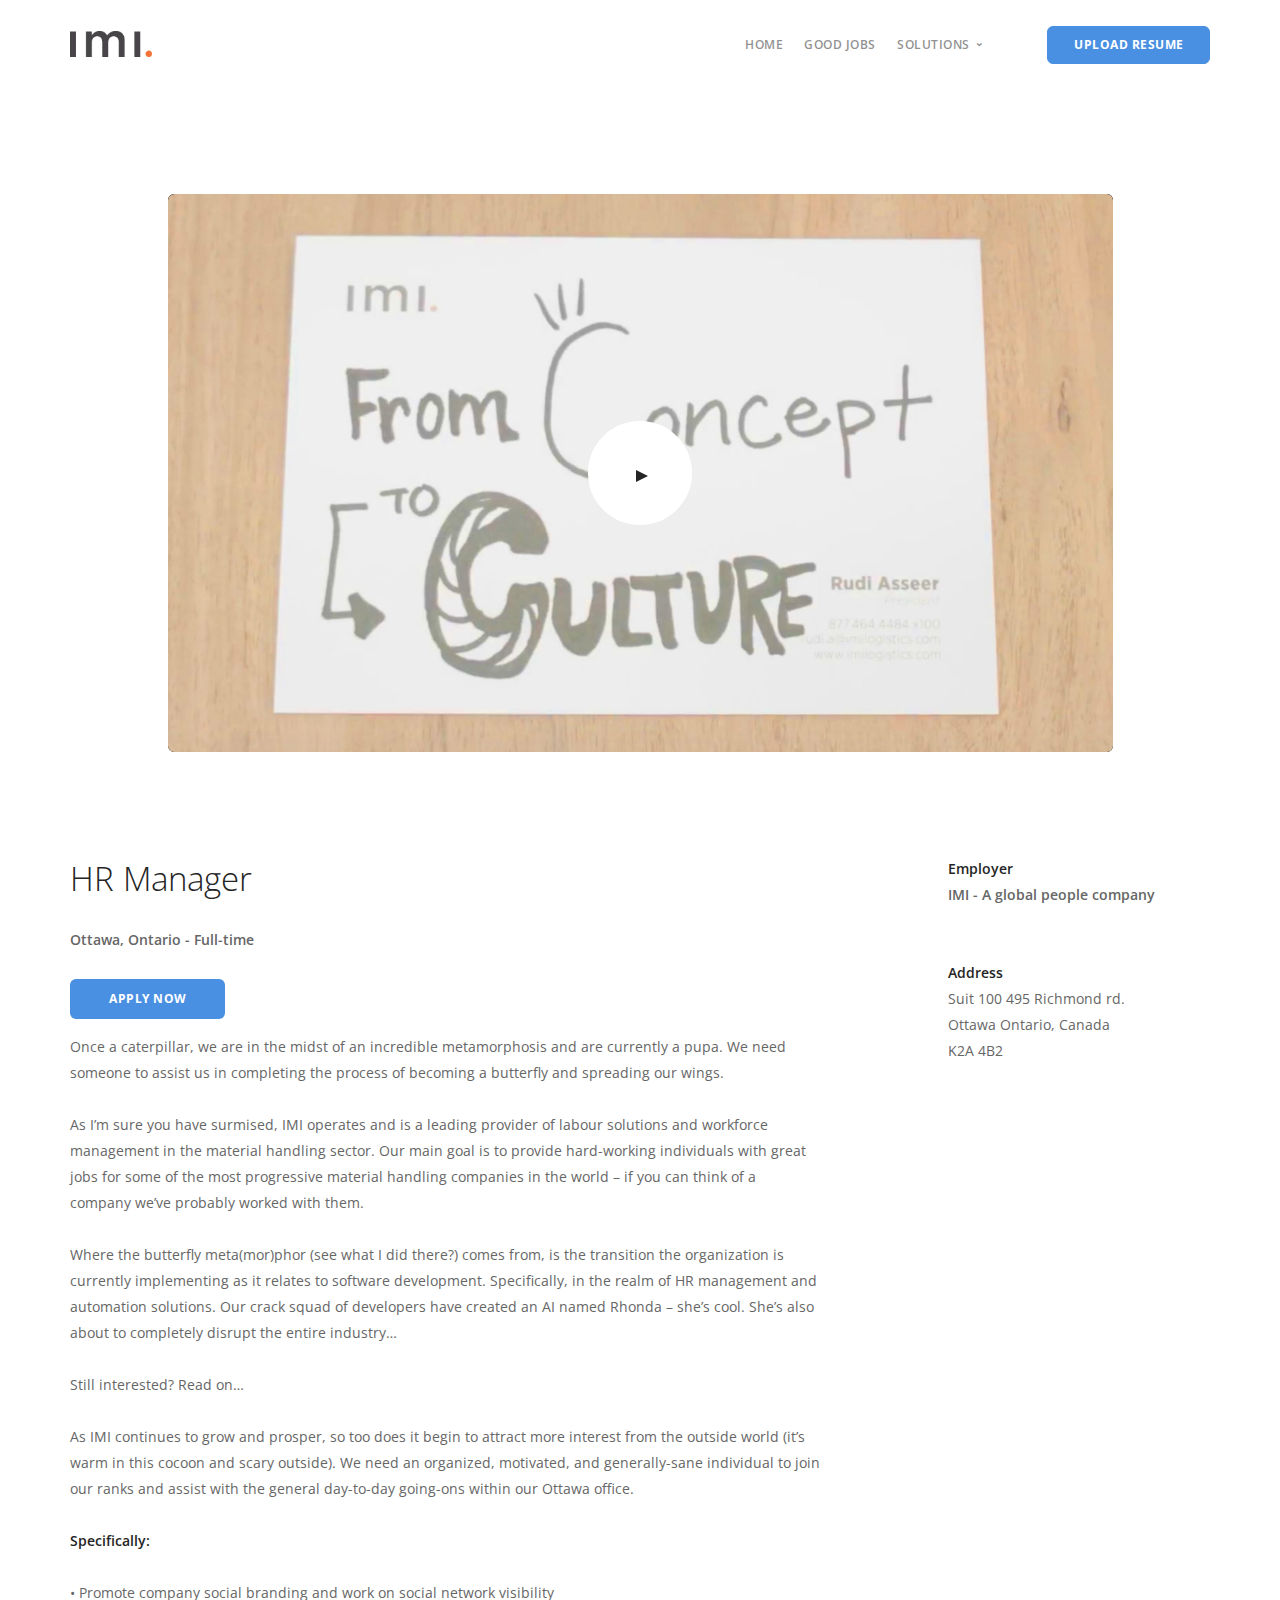
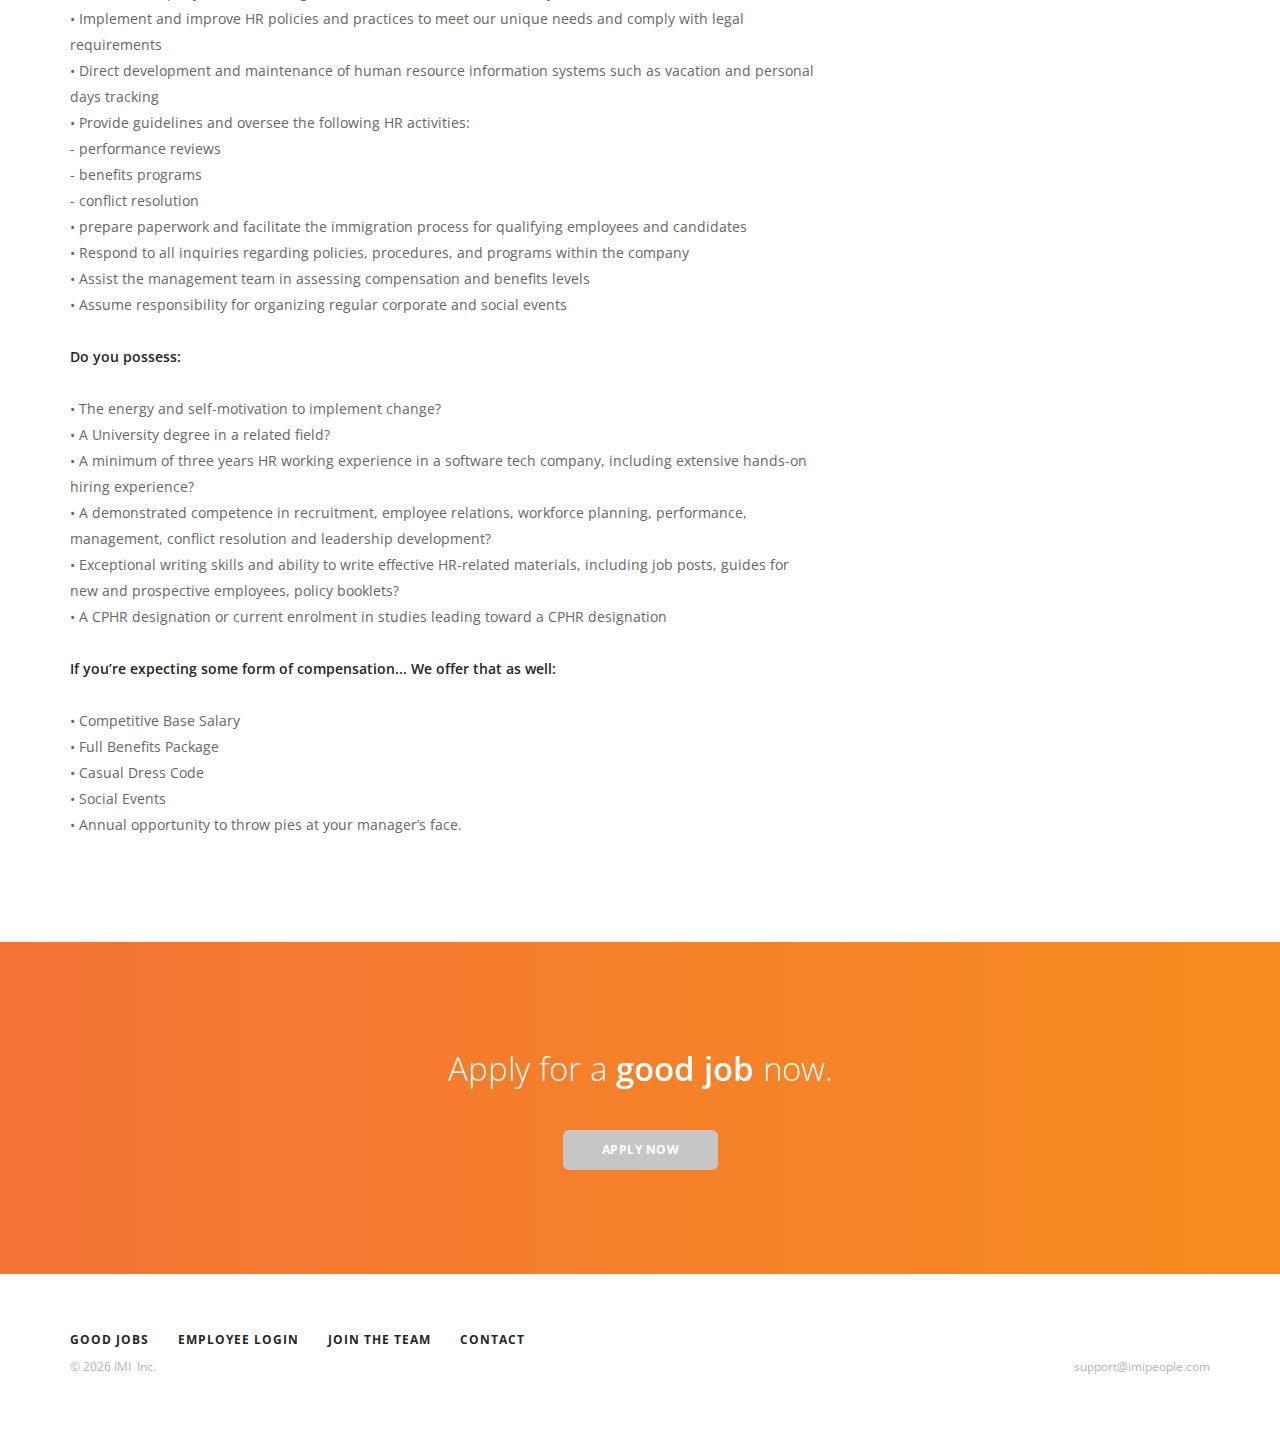
<file: hrmanager.html>
<!doctype html>
<html lang="en">

<head>
  <meta charset="utf-8">
  <title>IMI - A Global People Company</title>
  <meta name="viewport" content="width=device-width, initial-scale=1.0">
  <link href="css/bootstrap.css" rel="stylesheet" type="text/css" media="all" />
  <!-- adding from imi-people website-->
  <link rel="stylesheet" href="https://maxcdn.bootstrapcdn.com/bootstrap/3.3.7/css/bootstrap.min.css">

  <link href="css/stack-interface.css" rel="stylesheet" type="text/css" media="all" />
  <link href="css/theme.css" rel="stylesheet" type="text/css" media="all" />
  <link href="css/custom.css" rel="stylesheet" type="text/css" media="all" />
  <link href="https://fonts.googleapis.com/css?family=Open+Sans:200,300,400,400i,500,600,700" rel="stylesheet">

</head>

<body data-smooth-scroll-offset="77">
  <!-- <div class="nav-container">

    <nav class="navbar navbar-default " role="navigation">
      <div class="container-fluid">
        <div class="navbar-header">
          <button type="button" class="navbar-toggle imi-navbar-toggle" data-toggle="collapse" data-target="#bs-example-navbar-collapse-1">
                  <span class="sr-only">Toggle navigation</span>
                  <span class="icon-bar"></span>
                  <span class="icon-bar"></span>
                  <span class="icon-bar"></span>
                </button>
          <a href="#" class="navbar-brand">
                  <img class="img-responsive" id="img-background" style="width:100px;height:31.69px" src="./img/imi-logo2.png">
                </a>
        </div>
        <div class="container-fluid imi-nav-menu">
          <div class="collapse navbar-collapse navbar-right" id="bs-example-navbar-collapse-1">
            <ul id="links" class="nav navbar-nav" style="font-family:'Montserrat', sans-serif;font-size: 16px;">
              <li><a id="nav-text" href="http://www.imipeople.com/">Home</a></li>
              <li><a id="nav-text" href="http://www.imipeople.com/#rhonda">Rhonda</a></li>
              <li><a id="nav-text" href="http://www.imipeople.com/#lifepath">Lifepath</a></li>
              <li><a id="nav-text" href="http://www.imipeople.com/#people">People+</a></li>
              <li><a id="nav-text" href="https://goodjobs.imipeople.com/material-handling/">Material Handling</a></li>
              <li><a id="nav-text" href="http://blog.imipeople.com/">Blog</a></li>
              <li><a id="nav-text" href="http://jobs.imipeople.com/">Jobs</a></li>
              <li><a id="nav-text" href="https://imi.moniroo.com/">Payroll</a></li>
              <li><a id="nav-text" href="http://www.imipeople.com/#contact">Contact Us</a></li>
            </ul>
          </div>
        </div>
      </div>
    </nav>


  </div> -->
  <div class="nav-container">
    <div class="via-1521838517825" via="via-1521838517825" vio="Jobs">
      <div class="bar bar--sm visible-xs">
        <div class="container">
          <div class="row">
            <div class="col-xs-3 col-sm-2">
              <a href="http://www.imipeople.com/jobs/index.html"> <img class="logo logo-dark" alt="logo" src="img/logo-dark.png"> <img class="logo logo-light" alt="logo" src="img/logo-light.png"> </a>
            </div>
            <div class="col-xs-9 col-sm-10 text-right">
              <a href="#" class="hamburger-toggle" data-toggle-class="#menu1;hidden-xs hidden-sm"> <i class="icon icon--sm stack-interface stack-menu"></i> </a>
            </div>
          </div>
        </div>
      </div>
      <nav id="menu1" class="bar bar-1 hidden-xs">
        <div class="container">
          <div class="row">
            <div class="col-md-1 col-sm-2 hidden-xs">
              <div class="bar__module">
                <a href="index.html"> <img class="logo logo-dark" alt="imi powered by our Artificial Intelligence Rhonda" src="img/imi-good-jobs-logo.png"> <img class="logo logo-light" alt="logo" src="img/logo-light.png"> </a>
              </div>
            </div>
            <div class="col-md-11 col-sm-12 text-right text-left-xs text-left-sm">
              <div class="bar__module">
                <ul class="menu-horizontal text-left">
                  <li> <a href="http://www.imipeople.com/jobs/home.html">  Home</a> </li>

                  <li> <a href="https://jobsearch-1db15.firebaseapp.com/"> GOOD JOBS</a> </li>
                  <li class="dropdown">

                    <a href="http://www.imipeople.com/jobs/solutions-home.html">    SOLUTIONS     </a>
                    <span class="dropdown__trigger">
                                       </span>
                    <div class="dropdown__container">
                      <div class="container">
                        <div class="row">
                          <div class="dropdown__content col-md-2">
                            <ul class="menu-vertical">
                              <li> <a href="http://www.imipeople.com/jobs/solutions-home.html#section5">Rhonda</a> </li>
                              
                              <li> <a href="http://www.imipeople.com/jobs/solutions-home.html#section2">Automation</a> </li>
                              <li> <a href="http://www.imipeople.com/jobs/solutions-home.html#section3">Material Handling</a> </li>
                              <li> <a href="http://www.imipeople.com/jobs/solutions-home.html#section4">Executive Search</a> </li>
                            </ul>
                          </div>
                        </div>
                      </div>
                    </div>
                  </li>
                  <li class="dropdown">
                    <div class="dropdown__container">
                      <div class="container">
                        <div class="row">
                          <div class="dropdown__content col-md-12">
                            <div class="col-md-3">
                              <h5>Menu Title</h5>
                              <ul class="menu-vertical">
                                <li> <a href="#">Single Link</a> </li>
                              </ul>
                            </div>
                            <div class="col-md-3">
                              <h5>Menu Title</h5>
                              <ul class="menu-vertical">
                                <li> <a href="#">Single Link</a> </li>
                              </ul>
                            </div>
                            <div class="col-md-3">
                              <h5>Menu Title</h5>
                              <ul class="menu-vertical">
                                <li> <a href="#">Single Link</a> </li>
                              </ul>
                            </div>
                            <div class="col-md-3">
                              <h5>Menu Title</h5>
                              <ul class="menu-vertical">
                                <li> <a href="#">Single Link</a> </li>
                              </ul>
                            </div>
                          </div>
                        </div>
                      </div>
                    </div>
                  </li>
                </ul>
              </div>
              <div class="bar__module">
                <a class="btn btn--sm btn--primary type--uppercase btn-block" href="http://www.imipeople.com/jobs/jobs-sign-up.html"> <span class="btn__text">
                                    Upload Resume</span> </a>
              </div>
            </div>
          </div>
        </div>
      </nav>
    </div>
  </div>
  <div class="main-container">
    <section class="text-center">
      <div class="container">
        <div class="row">
          <div class="col-sm-12 col-md-10">
            <div class="video-cover border--round">
              <div class="background-image-holder"> <img alt="image" src="img/about-video-preview.jpg"> </div>
              <div class="video-play-icon"></div> <iframe src="https://www.youtube.com/embed/e9g0eZ2M0tk?autoplay=1" frameborder="0" allowfullscreen></iframe> </div>
          </div>
        </div>
      </div>
    </section>
    <section class="switchable">
      <div class="container">
        <div class="row">
          <div class="col-sm-8 col-md-8">
            <h2>HR Manager</h2>
            <p><b>Ottawa, Ontario - Full-time<br></b></p>
            <!-- <p><b><br></b></p> -->
            <!-- <p><b>Apply Now (Add Button)</b></p> -->
            <a id="btn_description_page_middle" class="btn type--uppercase btn--primary btn_description_page" href="applyhrmanager.html" style=" margin-bottom: 15px" ;border:0;><span class="btn__text">Apply NOw</span></a> <br>
            <p>Once a caterpillar, we are in the midst of an incredible metamorphosis and are currently a pupa. We need someone to assist us in completing the process of becoming a butterfly and spreading our wings.<br><br>
              As I’m sure you have surmised, IMI operates and is a leading provider of labour solutions and workforce management in the material handling sector. Our main goal is to provide hard-working individuals with great jobs for some of the most progressive material handling companies in the world – if you can think of a company we’ve probably worked with them.
              <br><br>
Where the butterfly meta(mor)phor (see what I did there?) comes from, is the transition the organization is currently implementing as it relates to software development. Specifically, in the realm of HR management and automation solutions. Our crack squad of developers have created an AI named Rhonda – she’s cool. She’s also about to completely disrupt the entire industry… <br><br>
Still interested? Read on… <br><br>
As IMI continues to grow and prosper, so too does it begin to attract more interest from the outside world (it’s warm in this cocoon and scary outside). We need an organized, motivated, and generally-sane individual to join our ranks and assist with the general day-to-day going-ons within our Ottawa office. <br>
<h5>Specifically:</h5>
• Promote company social branding and work on social network visibility <br>
• Implement and improve HR policies and practices to meet our unique needs and comply with legal requirements <br>
• Direct development and maintenance of human resource information systems such as vacation and personal days tracking <br>
• Provide guidelines and oversee the following HR activities: <br>
- performance reviews <br>
- benefits programs <br>
- conflict resolution <br>
• prepare paperwork and facilitate the immigration process for qualifying employees and candidates <br>
• Respond to all inquiries regarding policies, procedures, and programs within the company<br>

• Assist the management team in assessing compensation and benefits levels<br>
• Assume responsibility for organizing regular corporate and social events<br> <br>

<h5>Do you possess:</h5>
• The energy and self-motivation to implement change? <br>

• A University degree in a related field?<br>

• A minimum of three years HR working experience in a software tech company,
including extensive hands-on hiring experience?<br>

• A demonstrated competence in recruitment, employee relations, workforce planning, performance, management, conflict resolution and leadership development?<br>
• Exceptional writing skills and ability to write effective HR-related materials, including job posts, guides for new and prospective employees, policy booklets?<br>
• A CPHR designation or current enrolment in studies leading toward a CPHR designation<br> <br>

<h5>If you’re expecting some form of compensation... We offer that as well:</h5>
• Competitive Base Salary <br>

• Full Benefits Package <br>

• Casual Dress Code <br>

• Social Events <br>

• Annual opportunity to throw pies at your manager’s face.





              <!-- <i>Posted 18 days ago</i></p> -->
          </div>
          <div class="col-sm-4 col-md-3">
            <div class="text-block">
              <h5>Employer</h5>
              <p><b>
						IMI - A global people company</b><br></p>
            </div>
            <div class="text-block">
              <h5>Address</h5>
              <p>Suit 100 495 Richmond rd.<br>Ottawa Ontario, Canada<br>K2A 4B2</p>
            </div>
            <!-- <div class="text-block">
                                <h5>Salary</h5>
                                <p>$61,000</p>
                            </div> -->
          </div>
        </div>
      </div>
    </section>
    <section class="text-center imagebg" data-gradient-bg="#f47436,#f68c1f,#f6b21f,#f47436">
      <div class="container">
        <div class="row">
          <div class="col-sm-8 col-md-6">
            <div class="cta">
              <h2>Apply for a <b>good job</b> now.</h2> <a id="btn_description_page_bottom" class="btn type--uppercase btn--primary btn_description_page" href="applyhrmanager.html"><span class="btn__text">Apply NOw</span></a> </div>
          </div>
        </div>
      </div>
    </section>
  </div>

  <!-- ============= Bottom Section ================= -->
  <footer class="text-center-xs space--xs">
    <div class="container">
      <div class="row">
        <div class="col-sm-7">
          <ul class="list-inline">
            <li> <a href="https://jobsearch-1db15.firebaseapp.com/"><span class="h6 type--uppercase"><p>good Jobs</p></span></a> </li>
            <li> <a href="#about"><span class="h6 type--uppercase"><p>Employee Login</p></span></a> </li>
            <li> <a href="http://www.imipeople.com/careers/"><span class="h6 type--uppercase"><p>JOIN THE TEAM</p></span></a> </li>
            <li> <a href="http://www.imipeople.com/jobs/contact.html"><span class="h6 type--uppercase">COntact</span></a> </li>
          </ul>
        </div>
        <div class="col-sm-5 text-right text-center-xs">
          <ul class="social-list list-inline list--hover">
            <li><a href="https://www.facebook.com/IMIsocial/" target="_self"><i class="socicon socicon-facebook icon icon--xs"></i></a></li>
            <li><a href="https://www.youtube.com/channel/UClr2KzyTFjUhlie60BBW53Q" target="_self"><i class="socicon icon socicon-youtube icon--xs"></i></a></li>
            <li><a href="https://www.instagram.com/imi.social/" target="_self"><i class="socicon icon socicon-instagram icon--xs"></i></a></li>
            <li><a href="https://www.linkedin.com/company/imi-material-handling-logistics/" target="_self"><i class="socicon icon socicon-linkedin icon--xs"></i></a></li>
            <li><a href="https://twitter.com/imi_social" target="_self"><i class="socicon socicon-twitter icon icon--xs"></i></a></li>
          </ul>
        </div>
      </div>
      <div class="row">
        <div class="col-sm-7"> <span class="type--fine-print">© <span class="update-year">2018</span> IMI&nbsp; Inc.</span>
        </div>
        <div class="col-sm-5 text-right text-center-xs"> <a class="type--fine-print" href="#about">support@imipeople.com</a> </div>
      </div>
    </div>
  </footer>
  <!-- <div class="container-fluid" style="background-color:#484647">
    <div class="row imi-footer">
      <div class="col-xs-4">
        <p><a class="footer" style="color:white;font-size:17px;text-decoration: none;" href="http://blog.imipeople.com/">BLOG</a></p>
      </div>
      <div class="col-xs-8">
        <div style="float:right">
          <a class="footer" href="https://www.facebook.com/IMIsocial/"><img  style="width:43px;height:43px;margin-right:20px"  src="http://www.imipeople.com/static2/img/assets/Facebook.svg" alt="Facebook"></a>
          <a class="footer" href="https://twitter.com/imi_social"><img style="width:43px;height:43px;margin-right:20px"   src="http://www.imipeople.com/static2/img/assets/Twitter.svg" alt="Twitter"></a>
          <a class="footer" href="https://www.instagram.com/imi.social/"><img  style="width:43px;height:43px;margin-right:20px"  src="http://www.imipeople.com/static2/img/assets/Instagram.svg" alt="Instagram"></a>
          <a class="footer" href="https://www.linkedin.com/company/1136892/"><img style="width:43px;height:43px;margin-right:20px"   src="http://www.imipeople.com/static2/img/assets/Linkedin.svg" alt="Linkedin"></a>
          <a class="footer" href="https://www.youtube.com/channel/UClr2KzyTFjUhlie60BBW53Q"><img style="width:43px;height:43px;margin-right:20px"   src="http://www.imipeople.com/static2/img/assets/YouTube.svg" alt="YouTube"></a>
        </div>
      </div>
    </div>
  </div> -->
  <!-- ============= Copyright ================= -->
  <!-- <div class="container-fluid" style="background-color:#393939">
    <p class="footer" style="text-align:center;font-size:16px;">Copyright © 2018 IMI Inc. All Rights Reserved.</p>
  </div> -->




  <script src="js/jquery-3.1.1.min.js"></script>
  <script src="js/parallax.js"></script>
  <script src="js/granim.min.js"></script>
  <script src="js/smooth-scroll.min.js"></script>
  <script src="https://maxcdn.bootstrapcdn.com/bootstrap/3.3.7/js/bootstrap.min.js"></script>

  <script src="js/scripts.js"></script>

</body>

</html>
</file>
<file: css/stack-interface.css>
@font-face {
  font-family: 'stack-interface';
  src: url('../fonts/stack-interface.eot?33839631');
  src: url('../fonts/stack-interface.eot?33839631#iefix') format('embedded-opentype'),
       url('../fonts/stack-interface.woff2?33839631') format('woff2'),
       url('../fonts/stack-interface.woff?33839631') format('woff'),
       url('../fonts/stack-interface.ttf?33839631') format('truetype'),
       url('../fonts/stack-interface.svg?33839631#stack-interface') format('svg');
  font-weight: normal;
  font-style: normal;
}
/* Chrome hack: SVG is rendered more smooth in Windozze. 100% magic, uncomment if you need it. */
/* Note, that will break hinting! In other OS-es font will be not as sharp as it could be */
/*
@media screen and (-webkit-min-device-pixel-ratio:0) {
  @font-face {
    font-family: 'stack-interface';
    src: url('../font/stack-interface.svg?34857618#stack-interface') format('svg');
  }
}
*/
 
 [class^="stack-"]:before, [class*=" stack-"]:before {
  font-family: "stack-interface";
  font-style: normal;
  font-weight: normal;
  speak: none;
 
  display: inline-block;
  text-decoration: inherit;
  width: 1em;
  margin-right: .2em;
  text-align: center;
  /* opacity: .8; */
 
  /* For safety - reset parent styles, that can break glyph codes*/
  font-variant: normal;
  text-transform: none;
 
  /* fix buttons height, for twitter bootstrap */
  line-height: 1em;
 
  /* Animation center compensation - margins should be symmetric */
  /* remove if not needed */
  margin-left: .2em;
 
  /* you can be more comfortable with increased icons size */
  /* font-size: 120%; */
 
  /* Font smoothing. That was taken from TWBS */
  -webkit-font-smoothing: antialiased;
  -moz-osx-font-smoothing: grayscale;
 
  /* Uncomment for 3D effect */
  /* text-shadow: 1px 1px 1px rgba(127, 127, 127, 0.3); */
}
 
.stack-down-open-big:before { content: '\e800'; } /* '' */
.stack-left-open-big:before { content: '\e801'; } /* '' */
.stack-right-open-big:before { content: '\e802'; } /* '' */
.stack-up-open-big:before { content: '\e803'; } /* '' */
.stack-basket:before { content: '\e804'; } /* '' */
.stack-search:before { content: '\e805'; } /* '' */
.stack-down-dir:before { content: '\e806'; } /* '' */
.stack-left-dir:before { content: '\e807'; } /* '' */
.stack-right-dir:before { content: '\e808'; } /* '' */
.stack-up-dir:before { content: '\e809'; } /* '' */
.stack-down-open:before { content: '\e80a'; } /* '' */
.stack-left-open:before { content: '\e80b'; } /* '' */
.stack-right-open:before { content: '\e80c'; } /* '' */
.stack-up-open:before { content: '\e80d'; } /* '' */
.stack-menu:before { content: '\e80e'; } /* '' */
.stack-users:before { content: '\e80f'; } /* '' */
.stack-publish:before { content: '\e810'; } /* '' */
.stack-trash:before { content: '\e811'; } /* '' */
.stack-bell:before { content: '\e812'; } /* '' */
.stack-cog:before { content: '\e813'; } /* '' */
.stack-plus-circled:before { content: '\e814'; } /* '' */
.stack-dot-3:before { content: '\e815'; } /* '' */
</file>
<file: css/custom.css>
/*! Place your custom styles here */

.hs-form label {
  visibility: hidden;
}

.applyPage .hs-form label {
  font-size: 0.9em;
  margin-top: 10px;
  float: left;
  visibility: visible;
}

/* .hs-form .hs-form-field > label {
  font-size: 60px;
  visibility: visible;
} */

.hs-form .hs-error-msgs label {
  visibility: visible;
  /* color: red; */
}

body .hs-button.primary, body input[type="submit"], body input[type="button"] {
  font-family: Helvetica, Arial, sans-serif;
  font-family: 'Open Sans', 'Helvetica', 'Arial', sans-serif;
  margin-top: 29px;
  color: white;
  font-weight: bold;
  text-align: center;
  padding: 0px;
  background: #c6c6c6;
}

.imi-footer {
  padding: 30px 5%;
}

p.footer {
  color: white;
  padding-top: 15px;
  padding-bottom: 8px;
  font-family: 'Montserrat', sans-serif;
  font-weight: 200;
}

.navbar {
  margin-bottom: 0;
}

.applyPage .hs-form label .hs-form-required {
  display: none;
  font-size: 60px;
}

.applyPage .hs-form .hs-form-field {
  margin-bottom: 12px;
}

div.hs_phone.hs-phone.hs-fieldtype-text.field.hs-form-field {
  margin-bottom: 0px;
}

div.hs_resume_upload.hs-resume_upload.hs-fieldtype-file.field.hs-form-field {
  margin-bottom: 0px;
}

#btn_description_page_middle {
  border: 0;
}

#btn_description_page_bottom {
  background: #c6c6c6;
  border: 0;
}

#header_text {
  font-family: 'Open Sans', 'Helvetica', 'Arial', sans-serif;
  font-weight: 380;
  font-variant-ligatures: common-ligatures;
}
#content_text{
  font-weight: 440;
  /* margin: 0;
padding: 0; */
text-align: center;
/* font-size: 1.35714286em;
    line-height: 1.68421053em; */
}
</file>
<file: css/theme.css>
/**!**************/
/**! Contents **/
/**! 01. Reset **/
/**! 02. Typography **/
/**! 03. Position **/
/**! 04. Element Size **/
/**! 05. Images **/
/**! 06. Buttons **/
/**! 07. Icons **/
/**! 08. Lists **/
/**! 09. Lightbox **/
/**! 10. Menus **/
/**! 11. Dropdowns **/
/**! 12. Form Elements **/
/**! 13. Accordions **/
/**! 14. Breadcrumbs **/
/**! 15. Radials **/
/**! 16. Tabs **/
/**! 17. Boxes **/
/**! 18. Sliders Flickity **/
/**! 19. Hover Elements **/
/**! 20. Masonry **/
/**! 21. Modals **/
/**! 22. Maps **/
/**! 23. Parallax **/
/**! 24. Notifications **/
/**! 25. Video **/
/**! 26. Colors **/
/**! 27. Image Blocks **/
/**! 28. MailChimp & Campaign Monitor **/
/**! 29. Twitter **/
/**! 30. Transitions **/
/**! 31. Switchable Sections **/
/**! 32. Typed Effect **/
/**! 33. Gradient BG **/
/**! 34. Bars **/
/**! 35. Navigation In Page **/
/**! 36. Helper Classes **/
/**! 37. Spacing **/
/**! 38. Boxed Layout **/
/**! 39. Wizard **/
/**! 40. Alerts **/
/**! 41. Progress - Horizontal **/
/**! 42. Theme Overrides **/
/**!**************/
/**!**************/
/**!**************/
/**! 01. Reset **/
*,
h1,
h2,
h3,
h4,
h5,
h6,
p,
ul,
a {
  margin: 0;
  padding: 0;
}
/**! 02. Typography **/
html {
  font-size: 87.5%;
}
@media all and (max-width: 768px) {
  html {
    font-size: 81.25%;
  }
}
body {
  font-size: 1em;
  line-height: 1.85714286em;
  -webkit-font-smoothing: antialiased;
  -moz-osx-font-smoothing: grayscale;
  font-family: 'Open Sans', 'Helvetica', 'Arial', sans-serif;
  color: #666666;
  font-weight: 400;
}
h1,
h2,
h3,
h4,
h5,
h6,
.h1,
.h2,
.h3,
.h4,
.h5,
.h6 {
  font-family: 'Open Sans', 'Helvetica', 'Arial', sans-serif;
  color: #252525;
  font-weight: 300;
  font-variant-ligatures: common-ligatures;
  margin-top: 0;
  margin-bottom: 0;
}
h1,
.h1 {
  font-size: 3.14285714em;
  line-height: 1.31818182em;
}
h2,
.h2 {
  font-size: 2.35714286em;
  line-height: 1.36363636em;
}
h3,
.h3 {
  font-size: 1.78571429em;
  line-height: 1.5em;
}
h4,
.h4 {
  font-size: 1.35714286em;
  line-height: 1.36842105em;
}
h5,
.h5 {
  font-size: 1em;
  line-height: 1.85714286em;
}
h6,
.h6 {
  font-size: 0.85714286em;
  line-height: 2.16666667em;
}
.lead {
  font-size: 1.35714286em;
  line-height: 1.68421053em;
}
@media all and (max-width: 767px) {
  h1,
  .h1 {
    font-size: 2.35714286em;
    line-height: 1.36363636em;
  }
  h2,
  .h2 {
    font-size: 1.78571429em;
    line-height: 1.5em;
  }
  h3,
  .h3 {
    font-size: 1.35714286em;
    line-height: 1.85714286em;
  }
  .lead {
    font-size: 1.35714286em;
    line-height: 1.36842105em;
  }
}
p,
ul,
ol,
pre,
table,
blockquote {
  margin-bottom: 1.85714286em;
}
ul,
ol {
  list-style: none;
  line-height: 1.85714286em;
}
ul.bullets {
  list-style: inside;
}
ol {
  list-style-type: upper-roman;
  list-style-position: inside;
}
blockquote {
  font-size: 1.78571429em;
  line-height: 1.5em;
  padding: 0;
  margin: 0;
  border-left: 0;
}
strong {
  font-weight: 600;
}
hr {
  margin: 1.85714286em 0;
  border-color: #fafafa;
}
a:hover,
a:focus,
a:active {
  text-decoration: none;
  outline: none;
}
/*! Typography -- Helpers */
.type--fade {
  opacity: .5;
}
.type--uppercase {
  text-transform: uppercase;
}
.type--bold {
  font-weight: bold;
}
.type--italic {
  font-style: italic;
}
.type--fine-print {
  font-size: 0.85714286em;
}
.type--strikethrough {
  text-decoration: line-through;
  opacity: .5;
}
.type--underline {
  text-decoration: underline;
}
.type--body-font {
  font-family: 'Open Sans', 'Helvetica';
}
/**! 03. Position **/
body {
  overflow-x: hidden;
}
.pos-relative {
  position: relative;
}
.pos-absolute {
  position: absolute;
}
.pos-absolute.container {
  left: 0;
  right: 0;
}
.pos-top {
  top: 0;
}
.pos-bottom {
  bottom: 0;
}
.pos-right {
  right: 0;
}
.pos-left {
  left: 0;
}
.float-left {
  float: left;
}
.float-right {
  float: right;
}
@media all and (max-width: 767px) {
  .float-left,
  .float-right {
    float: none;
  }
  .float-left-xs {
    float: left;
  }
  .float-right-xs {
    float: right;
  }
}
.pos-vertical-center {
  position: relative;
  top: 50%;
  transform: translateY(-50%);
  -webkit-transform: translateY(-50%);
}
@media all and (max-width: 767px) {
  .pos-vertical-center {
    top: 0;
    transform: none;
    -webkit-transform: none;
  }
}
@media all and (max-height: 600px) {
  .pos-vertical-center {
    top: 0;
    transform: none;
    -webkit-transform: none;
  }
}
.pos-vertical-align-columns {
  display: table;
  table-layout: fixed;
  width: 100%;
}
.pos-vertical-align-columns > div[class*='col-'] {
  display: table-cell;
  float: none;
  vertical-align: middle;
}
@media all and (max-width: 990px) {
  .pos-vertical-align-columns {
    display: block;
    width: auto;
  }
  .pos-vertical-align-columns > div[class*='col-'] {
    display: block;
  }
}
.inline-block {
  display: inline-block;
}
.block {
  display: block;
}
@media all and (max-width: 767px) {
  .block--xs {
    display: block;
  }
}
@media all and (max-width: 990px) {
  .text-center-md {
    text-align: center;
  }
  .text-left-md {
    text-align: left;
  }
  .text-right-md {
    text-align: right;
  }
}
@media all and (max-width: 767px) {
  .text-center-xs {
    text-align: center;
  }
  .text-left-xs {
    text-align: left;
  }
  .text-right-xs {
    text-align: right;
  }
}
/**! 04. Element Size **/
.height-100,
.height-90,
.height-80,
.height-70,
.height-60,
.height-50,
.height-40,
.height-30,
.height-20,
.height-10 {
  height: auto;
  padding: 5em 0;
}
@media all and (max-width: 767px) {
  .height-100,
  .height-90,
  .height-80,
  .height-70,
  .height-60,
  .height-50,
  .height-40,
  .height-30,
  .height-20,
  .height-10 {
    height: auto;
    padding: 4em 0;
  }
}
@media all and (min-height: 600px) and (min-width: 767px) {
  .height-10 {
    height: 10vh;
  }
  .height-20 {
    height: 20vh;
  }
  .height-30 {
    height: 30vh;
  }
  .height-40 {
    height: 40vh;
  }
  .height-50 {
    height: 50vh;
  }
  .height-60 {
    height: 60vh;
  }
  .height-70 {
    height: 70vh;
  }
  .height-80 {
    height: 80vh;
  }
  .height-90 {
    height: 90vh;
  }
  .height-100 {
    height: 100vh;
  }
}
section.height-auto {
  height: auto;
}
section.height-auto .pos-vertical-center {
  top: 0;
  position: relative;
  transform: none;
}
@media all and (max-width: 767px) {
  div[class*='col-'][class*='height-'] {
    padding-top: 5.57142857em !important;
    padding-bottom: 5.57142857em !important;
  }
}
/**! 05. Images **/
img {
  max-width: 100%;
  margin-bottom: 1.85714286em;
}
/*p+img, img:last-child{
	margin-bottom: 0;
}*/
.img--fullwidth {
  width: 100%;
}
[data-grid="2"].masonry {
  -webkit-column-count: 2;
  -webkit-column-gap: 0;
  -moz-column-count: 2;
  -moz-column-gap: 0;
  column-count: 2;
  column-gap: 0;
}
[data-grid="2"].masonry li {
  width: 100%;
  float: none;
}
[data-grid="2"] li {
  width: 50%;
  display: inline-block;
}
[data-grid="3"].masonry {
  -webkit-column-count: 3;
  -webkit-column-gap: 0;
  -moz-column-count: 3;
  -moz-column-gap: 0;
  column-count: 3;
  column-gap: 0;
}
[data-grid="3"].masonry li {
  width: 100%;
  float: none;
}
[data-grid="3"] li {
  width: 33.33333333%;
  display: inline-block;
}
[data-grid="4"].masonry {
  -webkit-column-count: 4;
  -webkit-column-gap: 0;
  -moz-column-count: 4;
  -moz-column-gap: 0;
  column-count: 4;
  column-gap: 0;
}
[data-grid="4"].masonry li {
  width: 100%;
  float: none;
}
[data-grid="4"] li {
  width: 25%;
  display: inline-block;
}
[data-grid="5"].masonry {
  -webkit-column-count: 5;
  -webkit-column-gap: 0;
  -moz-column-count: 5;
  -moz-column-gap: 0;
  column-count: 5;
  column-gap: 0;
}
[data-grid="5"].masonry li {
  width: 100%;
  float: none;
}
[data-grid="5"] li {
  width: 20%;
  display: inline-block;
}
[data-grid="6"].masonry {
  -webkit-column-count: 6;
  -webkit-column-gap: 0;
  -moz-column-count: 6;
  -moz-column-gap: 0;
  column-count: 6;
  column-gap: 0;
}
[data-grid="6"].masonry li {
  width: 100%;
  float: none;
}
[data-grid="6"] li {
  width: 16.66666667%;
  display: inline-block;
}
[data-grid="7"].masonry {
  -webkit-column-count: 7;
  -webkit-column-gap: 0;
  -moz-column-count: 7;
  -moz-column-gap: 0;
  column-count: 7;
  column-gap: 0;
}
[data-grid="7"].masonry li {
  width: 100%;
  float: none;
}
[data-grid="7"] li {
  width: 14.28571429%;
  display: inline-block;
}
[data-grid="8"].masonry {
  -webkit-column-count: 8;
  -webkit-column-gap: 0;
  -moz-column-count: 8;
  -moz-column-gap: 0;
  column-count: 8;
  column-gap: 0;
}
[data-grid="8"].masonry li {
  width: 100%;
  float: none;
}
[data-grid="8"] li {
  width: 12.5%;
  display: inline-block;
}
@media all and (max-width: 767px) {
  [data-grid]:not(.masonry) li {
    width: 33.333333%;
  }
  [data-grid="2"]:not(.masonry) li {
    width: 50%;
  }
  [data-grid].masonry {
    -webkit-column-count: 1;
    -moz-column-count: 1;
    column-count: 1;
  }
}
.background-image-holder {
  position: absolute;
  height: 100%;
  top: 0;
  left: 0;
  background-size: cover !important;
  background-position: 50% 50% !important;
  z-index: 0;
  transition: opacity .3s linear;
  -webkit-transition: opacity .3s linear;
  opacity: 0;
  background: #252525;
}
.background-image-holder:not([class*='col-']) {
  width: 100%;
}
.background-image-holder.background--bottom {
  background-position: 50% 100% !important;
}
.background-image-holder.background--top {
  background-position: 50% 0% !important;
}
.image--light .background-image-holder {
  background: none;
}
.background-image-holder img {
  display: none;
}
[data-overlay] {
  position: relative;
}
[data-overlay]:before {
  position: absolute;
  content: '';
  background: #252525;
  width: 100%;
  height: 100%;
  top: 0;
  left: 0;
  z-index: 1;
}
[data-overlay] *:not(.container):not(.background-image-holder) {
  z-index: 2;
}
[data-overlay].image--light:before {
  background: #fff;
}
[data-overlay].bg--primary:before {
  background: #4a90e2;
}
[data-overlay="1"]:before {
  opacity: 0.1;
}
[data-overlay="2"]:before {
  opacity: 0.2;
}
[data-overlay="3"]:before {
  opacity: 0.3;
}
[data-overlay="4"]:before {
  opacity: 0.4;
}
[data-overlay="5"]:before {
  opacity: 0.5;
}
[data-overlay="6"]:before {
  opacity: 0.6;
}
[data-overlay="7"]:before {
  opacity: 0.7;
}
[data-overlay="8"]:before {
  opacity: 0.8;
}
[data-overlay="9"]:before {
  opacity: 0.9;
}
[data-overlay="10"]:before {
  opacity: 1;
}
[data-overlay="0"]:before {
  opacity: 0;
}
[data-scrim-bottom] {
  position: relative;
}
[data-scrim-bottom]:before {
  position: absolute;
  content: '';
  width: 100%;
  height: 80%;
  background: -moz-linear-gradient(top, rgba(0, 0, 0, 0) 0%, #252525 100%);
  /* FF3.6+ */
  background: -webkit-gradient(linear, left top, left bottom, color-stop(0%, rgba(0, 0, 0, 0)), color-stop(100%, #252525));
  /* Chrome,Safari4+ */
  background: -webkit-linear-gradient(top, rgba(0, 0, 0, 0) 0%, #252525 100%);
  /* Chrome10+,Safari5.1+ */
  background: -o-linear-gradient(top, rgba(0, 0, 0, 0) 0%, #252525 100%);
  /* Opera 11.10+ */
  background: -ms-linear-gradient(top, rgba(0, 0, 0, 0) 0%, #252525 100%);
  /* IE10+ */
  background: linear-gradient(to bottom, rgba(0, 0, 0, 0) 0%, #252525 100%);
  bottom: 0;
  left: 0;
  z-index: 1;
  backface-visibility: hidden;
}
[data-scrim-bottom]:not(.image--light) h1,
[data-scrim-bottom]:not(.image--light) h2,
[data-scrim-bottom]:not(.image--light) h3,
[data-scrim-bottom]:not(.image--light) h4,
[data-scrim-bottom]:not(.image--light) h5,
[data-scrim-bottom]:not(.image--light) h6 {
  color: #a5a5a5;
  color: #f1f1f1;
}
[data-scrim-bottom]:not(.image--light) p,
[data-scrim-bottom]:not(.image--light) span,
[data-scrim-bottom]:not(.image--light) ul {
  color: #e6e6e6;
}
[data-scrim-bottom].image--light:before {
  background: #fff;
}
[data-scrim-bottom="1"]:before {
  opacity: 0.1;
}
[data-scrim-bottom="2"]:before {
  opacity: 0.2;
}
[data-scrim-bottom="3"]:before {
  opacity: 0.3;
}
[data-scrim-bottom="4"]:before {
  opacity: 0.4;
}
[data-scrim-bottom="5"]:before {
  opacity: 0.5;
}
[data-scrim-bottom="6"]:before {
  opacity: 0.6;
}
[data-scrim-bottom="7"]:before {
  opacity: 0.7;
}
[data-scrim-bottom="8"]:before {
  opacity: 0.8;
}
[data-scrim-bottom="9"]:before {
  opacity: 0.9;
}
[data-scrim-bottom="10"]:before {
  opacity: 1;
}
[data-scrim-top] {
  position: relative;
}
[data-scrim-top]:before {
  position: absolute;
  content: '';
  width: 100%;
  height: 80%;
  background: -moz-linear-gradient(bottom, #252525 0%, rgba(0, 0, 0, 0) 100%);
  /* FF3.6+ */
  background: -webkit-gradient(linear, left bottom, left bottom, color-stop(0%, #252525), color-stop(100%, rgba(0, 0, 0, 0)));
  /* Chrome,Safari4+ */
  background: -webkit-linear-gradient(bottom, #252525 0%, rgba(0, 0, 0, 0) 100%);
  /* Chrome10+,Safari5.1+ */
  background: -o-linear-gradient(bottom, #252525 0%, rgba(0, 0, 0, 0) 100%);
  /* Opera 11.10+ */
  background: -ms-linear-gradient(bottom, #252525 0%, rgba(0, 0, 0, 0) 100%);
  /* IE10+ */
  background: linear-gradient(to bottom, #252525 0%, rgba(0, 0, 0, 0) 100%);
  top: 0;
  left: 0;
  z-index: 1;
}
[data-scrim-top]:not(.image--light) h1,
[data-scrim-top]:not(.image--light) h2,
[data-scrim-top]:not(.image--light) h3,
[data-scrim-top]:not(.image--light) h4,
[data-scrim-top]:not(.image--light) h5,
[data-scrim-top]:not(.image--light) h6 {
  color: #fff;
}
[data-scrim-top]:not(.image--light) p,
[data-scrim-top]:not(.image--light) span,
[data-scrim-top]:not(.image--light) ul {
  color: #e6e6e6;
}
[data-scrim-top].image--light:before {
  background: #fff;
}
[data-scrim-top="1"]:before {
  opacity: 0.1;
}
[data-scrim-top="2"]:before {
  opacity: 0.2;
}
[data-scrim-top="3"]:before {
  opacity: 0.3;
}
[data-scrim-top="4"]:before {
  opacity: 0.4;
}
[data-scrim-top="5"]:before {
  opacity: 0.5;
}
[data-scrim-top="6"]:before {
  opacity: 0.6;
}
[data-scrim-top="7"]:before {
  opacity: 0.7;
}
[data-scrim-top="8"]:before {
  opacity: 0.8;
}
[data-scrim-top="9"]:before {
  opacity: 0.9;
}
[data-scrim-top="10"]:before {
  opacity: 1;
}
.imagebg {
  position: relative;
}
.imagebg .container {
  z-index: 2;
}
.imagebg .container:not(.pos-absolute) {
  position: relative;
}
.imagebg:not(.image--light) h1,
.imagebg:not(.image--light) h2,
.imagebg:not(.image--light) h3,
.imagebg:not(.image--light) h4,
.imagebg:not(.image--light) h5,
.imagebg:not(.image--light) h6,
.imagebg:not(.image--light) p,
.imagebg:not(.image--light) ul,
.imagebg:not(.image--light) blockquote {
  color: #fff;
}
.imagebg:not(.image--light) .bg--white h1,
.imagebg:not(.image--light) .bg--white h2,
.imagebg:not(.image--light) .bg--white h3,
.imagebg:not(.image--light) .bg--white h4,
.imagebg:not(.image--light) .bg--white h5,
.imagebg:not(.image--light) .bg--white h6 {
  color: #252525;
}
.imagebg:not(.image--light) .bg--white p,
.imagebg:not(.image--light) .bg--white ul {
  color: #666666;
}
div[data-overlay] h1,
div[data-overlay] h2,
div[data-overlay] h3,
div[data-overlay] h4,
div[data-overlay] h5,
div[data-overlay] h6 {
  color: #fff;
}
div[data-overlay] p,
div[data-overlay] ul {
  color: #fff;
}
.parallax {
  overflow: hidden;
}
.parallax .background-image-holder {
  transition: none !important;
  -webkit-transition: none !important;
  -moz-transition: none !important;
}
.image--xxs {
  max-height: 1.85714286em;
}
.image--xs {
  max-height: 3.71428571em;
}
.image--sm {
  max-height: 5.57142857em;
}
.image--md {
  max-height: 7.42857143em;
}
/**! 06. Buttons **/
.btn {
  font-family: 'Open Sans', 'Helvetica', 'Arial', sans-serif;
  transition: 0.1s linear;
  -webkit-transition: 0.1s linear;
  -moz-transition: 0.1s linear;
  border-radius: 6px;
  padding-top: 0.46428571em;
  padding-bottom: 0.46428571em;
  padding-right: 2.78571429em;
  padding-left: 2.78571429em;
  border: 1px solid #252525;
  border-width: 1px;
  font-size: inherit;
  line-height: 1.85714286em;
}
.btn .btn__text,
.btn i {
  color: #252525;
  border-color: #252525;
  font-weight: 700;
  font-size: 0.85714286em;
}
.btn[class*='col-'] {
  margin-left: 0;
  margin-right: 0;
}
.btn:active {
  box-shadow: none;
  -webkit-box-shadow: none;
}
.btn.bg--facebook,
.btn.bg--twitter,
.btn.bg--instagram,
.btn.bg--googleplus,
.btn.bg--pinterest,
.btn.bg--dribbble,
.btn.bg--behance,
.btn.bg--dark {
  border-color: rgba(0, 0, 0, 0) !important;
}
.btn.bg--facebook .btn__text,
.btn.bg--twitter .btn__text,
.btn.bg--instagram .btn__text,
.btn.bg--googleplus .btn__text,
.btn.bg--pinterest .btn__text,
.btn.bg--dribbble .btn__text,
.btn.bg--behance .btn__text,
.btn.bg--dark .btn__text {
  color: #fff;
}
.btn.bg--facebook .btn__text i,
.btn.bg--twitter .btn__text i,
.btn.bg--instagram .btn__text i,
.btn.bg--googleplus .btn__text i,
.btn.bg--pinterest .btn__text i,
.btn.bg--dribbble .btn__text i,
.btn.bg--behance .btn__text i,
.btn.bg--dark .btn__text i {
  color: #fff;
}
.btn.bg--facebook:hover,
.btn.bg--twitter:hover,
.btn.bg--instagram:hover,
.btn.bg--googleplus:hover,
.btn.bg--pinterest:hover,
.btn.bg--dribbble:hover,
.btn.bg--behance:hover,
.btn.bg--dark:hover {
  opacity: .9;
}
.btn.bg--error {
  background: #e23636;
  border-color: #e23636 !important;
}
.btn.bg--error:hover {
  background: #e54c4c;
  border-color: #e54c4c !important;
  color: #fff !important;
}
.btn.bg--error .btn__text {
  color: #fff;
}
.btn.bg--error .btn__text i {
  color: #fff;
}
@media all and (min-width: 768px) {
  .btn + .btn {
    margin-left: 1.85714286em;
  }
}
.btn:first-child {
  margin-left: 0;
}
.btn:last-child {
  margin-right: 0;
}
.btn--xs {
  padding-top: 0;
  padding-bottom: 0;
  padding-right: 1.39285714em;
  padding-left: 1.39285714em;
}
.btn--sm {
  padding-top: 0.30952381em;
  padding-bottom: 0.30952381em;
  padding-right: 1.85714286em;
  padding-left: 1.85714286em;
}
.btn--lg {
  padding-top: 0.58035714em;
  padding-bottom: 0.58035714em;
  padding-right: 3.48214286em;
  padding-left: 3.48214286em;
}
.btn--lg .btn__text {
  font-size: 1.07142857em;
}
.btn--primary,
.btn--primary:visited {
  background: #4a90e2;
  border-color: #4a90e2;
}
.btn--primary .btn__text,
.btn--primary:visited .btn__text {
  color: #fff;
}
.btn--primary .btn__text i,
.btn--primary:visited .btn__text i {
  color: #fff;
}
.btn--primary:hover {
  background: #609de6;
}
.btn--primary:active {
  background: #3483de;
}
.btn--primary-1,
.btn--primary-1:visited {
  background: #31639c;
  border-color: #31639c;
}
.btn--primary-1 .btn__text,
.btn--primary-1:visited .btn__text {
  color: #fff;
}
.btn--primary-1:hover {
  background: #376faf;
}
.btn--primary-1:active {
  background: #2b5789;
}
.btn--primary-2,
.btn--primary-2:visited {
  background: #465773;
  border-color: #465773;
}
.btn--primary-2 .btn__text,
.btn--primary-2:visited .btn__text {
  color: #fff;
}
.btn--primary-2:hover {
  background: #506383;
}
.btn--primary-2:active {
  background: #3c4b63;
}
.btn--secondary {
  background: #fafafa;
  border-color: #fafafa;
}
.btn--secondary:hover {
  background: #ffffff;
}
.btn--secondary:active {
  background: #f5f5f5;
}
.btn--white {
  background: #fff;
  color: #252525;
  border-color: #fff;
}
.btn--white i {
  color: #252525;
}
.btn--transparent {
  background: none;
  border-color: rgba(0, 0, 0, 0);
  padding-left: 0;
  padding-right: 0;
}
.btn--transparent.btn--white .btn__text {
  color: #fff;
}
.btn--unfilled {
  background: none;
}
.btn--unfilled.btn--white .btn__text {
  color: #fff;
}
.btn--unfilled.btn--white i {
  color: #fff;
}
.btn--floating {
  position: fixed;
  bottom: 3.71428571em;
  right: 3.71428571em;
  z-index: 10;
}
/**! 07. Icons **/
.icon {
  line-height: 1em;
  font-size: 3.14285714em;
}
.icon--xs {
  font-size: 1em;
}
.icon--sm {
  font-size: 2.35714286em;
}
.icon--lg {
  font-size: 5.57142857em;
}
/**! 08. Lists **/
ul:last-child {
  margin: 0;
}
.list-inline li {
  padding: 0 1em;
  margin-left: 0;
}
.list-inline li:first-child {
  padding-left: 0;
}
.list-inline li:last-child {
  padding-right: 0;
}
.list-inline.list-inline--narrow li {
  padding: 0 .5em;
}
.list-inline.list-inline--wide li {
  padding: 0 2em;
}
/**! 09. Lightbox **/
.lb-outerContainer {
  border-radius: 0;
}
.lb-outerContainer .lb-container {
  padding: 0;
}
.lb-outerContainer .lb-container img {
  margin: 0;
}
.lightbox-gallery {
  overflow: hidden;
}
.lightbox-gallery li {
  float: left;
}
.lightbox-gallery li img {
  margin: 0;
  width: 100%;
}
.lightbox-gallery.gallery--gaps li {
  padding: 0.46428571em;
}
/**! 10. Menus **/
.menu-horizontal > li:not(:hover) > a,
.menu-horizontal > li:not(:hover) > span,
.menu-horizontal > li:not(:hover) > .modal-instance > .modal-trigger {
  opacity: .5;
}
.menu-horizontal > li > a,
.menu-horizontal > li > span,
.menu-horizontal > li > .modal-instance > .modal-trigger {
  transition: 0.3s ease;
  -webkit-transition: 0.3s ease;
  -moz-transition: 0.3s ease;
  color: #252525;
}
.menu-horizontal > li > a:hover,
.menu-horizontal > li > span:hover,
.menu-horizontal > li > .modal-instance > .modal-trigger:hover {
  color: #252525;
}
.bg--dark .menu-horizontal > li > a,
.bg--dark .menu-horizontal > li > span {
  color: #fff;
}
.bg--dark .menu-horizontal > li > a:hover,
.bg--dark .menu-horizontal > li > span:hover {
  color: #fff;
}
.menu-vertical {
  width: 100%;
}
.menu-vertical li {
  width: 100%;
}
.menu-vertical li a {
  font-weight: normal;
}
@media all and (min-width: 990px) {
  .menu-horizontal {
    display: inline-block;
  }
  .menu-horizontal > li {
    display: inline-block;
  }
  .menu-horizontal > li:not(:last-child) {
    margin-right: 1.85714286em;
  }
  .menu-vertical {
    display: inline-block;
  }
  .menu-vertical li {
    white-space: nowrap;
  }
  .menu-vertical .dropdown__container {
    top: 0;
  }
  .menu-vertical .dropdown__container .dropdown__content:not([class*='bg-']) {
    background: #ffffff;
  }
  .menu-vertical .dropdown__container .dropdown__content {
    transform: translateX(75%);
  }
}
/**! 11. Dropdowns **/
.dropdown {
  position: relative;
}
.dropdown .dropdown__container {
  transition: 0.3s ease;
  -webkit-transition: 0.3s ease;
  -moz-transition: 0.3s ease;
  opacity: 0;
  pointer-events: none;
  position: absolute;
  z-index: 999;
}
.dropdown .dropdown__container .dropdown__container:before {
  height: 0;
}
.dropdown .dropdown__content {
  padding: 1.85714286em;
}
.dropdown .dropdown__content:not([class*='col-']) {
  width: 18.57142857em;
}
.dropdown .dropdown__content:not([class*='bg-']) {
  background: #ffffff;
}
.dropdown .dropdown__content:not([class='bg--dark']) .menu-vertical a {
  color: #666666;
}
.dropdown .dropdown__trigger {
  cursor: pointer;
  user-select: none;
}
.dropdown.dropdown--active > .dropdown__container {
  opacity: 1;
}
.dropdown.dropdown--active > .dropdown__container > .container > .row > .dropdown__content {
  pointer-events: all;
}
@media all and (min-width: 991px) {
  .dropdown .dropdown__container:before {
    height: 0.92857143em;
    width: 100%;
    content: '';
    display: block;
  }
  .dropdown .dropdown__content.dropdown__content--md {
    padding: 2.78571429em;
  }
  .dropdown .dropdown__content.dropdown__content--lg {
    padding: 3.71428571em;
  }
  .dropdown .dropdown__content.dropdown__content--xlg {
    padding: 4.64285714em;
  }
}
@media all and (max-width: 767px) {
  .dropdown .dropdown__container {
    min-width: 100%;
    position: relative;
    display: none;
  }
  .dropdown .dropdown__content {
    padding: 1.85714286em;
    left: 0 !important;
  }
  .dropdown.dropdown--active > .dropdown__container {
    display: block;
  }
}
body.dropdowns--hover .dropdown:not(.dropdown--click):hover > .dropdown__container {
  opacity: 1;
}
body.dropdowns--hover .dropdown:not(.dropdown--click):hover > .dropdown__container:before {
  pointer-events: all;
}
body.dropdowns--hover .dropdown:not(.dropdown--click):hover > .dropdown__container .dropdown__content {
  pointer-events: all;
}
body:not(.dropdowns--hover) .dropdown.dropdown--hover:hover > .dropdown__container {
  opacity: 1;
}
body:not(.dropdowns--hover) .dropdown.dropdown--hover:hover > .dropdown__container:before {
  pointer-events: all;
}
body:not(.dropdowns--hover) .dropdown.dropdown--hover:hover > .dropdown__container .dropdown__content {
  pointer-events: all;
}
@media all and (max-width: 990px) {
  body.dropdowns--hover .dropdown:not(.dropdown--click).dropdown--active > .dropdown__container {
    display: block;
  }
  body.dropdowns--hover .dropdown:not(.dropdown--click).dropdown--active > .dropdown__container:before {
    pointer-events: all;
  }
}
@media all and (max-width: 767px) {
  .dropdown.dropdown--absolute .dropdown__container {
    position: absolute;
  }
}
/**! 12. Form Elements **/
form {
  max-width: 100%;
}
form + form {
  margin-top: 30px;
}
form:before,
form:after {
  content: ".";
  display: block;
  height: 0;
  overflow: hidden;
}
form:after {
  clear: both;
}
label {
  margin: 0;
  font-size: 1.14285714em;
  font-weight: 400;
}
input[type],
textarea,
select {
  -webkit-appearance: none;
  background: #fcfcfc;
  padding: 0.46428571em;
  border-radius: 6px;
  border: 1px solid #ececec;
}
input[type]:focus,
textarea:focus,
select:focus {
  outline: none;
}
input[type]:active,
textarea:active,
select:active {
  outline: none;
}
input[type]::-webkit-input-placeholder,
textarea::-webkit-input-placeholder,
select::-webkit-input-placeholder {
  color: #b3b3b3;
  font-size: 1.14285714em;
}
input[type]:-moz-placeholder,
textarea:-moz-placeholder,
select:-moz-placeholder {
  /* Firefox 18- */
  color: #b3b3b3;
  font-size: 1.14285714em;
}
input[type]::-moz-placeholder,
textarea::-moz-placeholder,
select::-moz-placeholder {
  /* Firefox 19+ */
  color: #b3b3b3;
  font-size: 1.14285714em;
}
input[type]:-ms-input-placeholder,
textarea:-ms-input-placeholder,
select:-ms-input-placeholder {
  color: #b3b3b3;
  font-size: 1.14285714em;
}
input[type="image"] {
  border: none;
  padding: none;
  width: auto;
}
textarea {
  display: block;
  width: 100%;
  max-width: 100%;
}
select {
  cursor: pointer;
  padding-right: 1.85714286em;
  -webkit-appearance: none;
}
select::ms-expand {
  display: none;
}
input[type="submit"] {
  background: none;
  outline: none;
  border: none;
  background: #4a90e2;
  padding: 0.46428571em 2.78571429em 0.46428571em 2.78571429em;
  color: #fff;
}
@keyframes load {
  0% {
    opacity: 0;
    width: 0;
  }
  50% {
    width: 100%;
    opacity: .8;
    left: 0;
  }
  100% {
    left: 100%;
    opacity: 0;
  }
}
button {
  background: none;
}
button[type="submit"].btn--loading {
  position: relative;
  overflow: hidden;
  pointer-events: none;
  color: rgba(0, 0, 0, 0);
}
button[type="submit"].btn--loading * {
  opacity: 0;
}
button[type="submit"].btn--loading:after {
  content: '';
  position: absolute;
  width: 0;
  height: 100%;
  background: #ddd;
  animation: load 1.5s ease-out infinite;
  left: 0;
  top: 0;
}
button[type="submit"].btn--loading .btn__text {
  opacity: 0;
}
button:focus {
  outline: none !important;
}
button.bg--error {
  color: #fff;
}
.input-icon {
  position: relative;
}
.input-icon i {
  -webkit-user-select: none;
  -moz-user-select: none;
  -ms-user-select: none;
  user-select: none;
  cursor: default;
  position: absolute;
}
.input-checkbox,
.input-radio,
.input-select {
  -webkit-user-select: none;
  -moz-user-select: none;
  -ms-user-select: none;
  user-select: none;
  display: inline-block;
}
.input-checkbox input,
.input-radio input,
.input-select input {
  opacity: 0 !important;
  height: 0 !important;
  width: 0 !important;
  position: absolute !important;
}
.input-checkbox label,
.input-radio label,
.input-select label {
  display: block !important;
  cursor: pointer;
}
.input-checkbox {
  padding: 0;
}
.input-checkbox label {
  width: 1.85714286em;
  height: 1.85714286em;
  border-radius: 6px;
  background: #000;
}
.input-radio {
  padding: 0;
}
.input-radio label {
  width: 1.85714286em;
  height: 1.85714286em;
  border-radius: 50%;
  background: #000;
}
.input-select {
  position: relative;
}
.input-select i {
  position: absolute;
  top: 50%;
  transform: translateY(-50%);
  -webkit-transform: translateY(-50%);
  right: 1em;
  font-size: .87em;
}
.input-file {
  position: relative;
  display: inline-block;
}
.input-file input {
  display: none;
}
.form-error {
  margin-top: 1.5625em;
  padding: 0.78125em;
  background: #D84D4D;
  color: #fff;
  position: fixed;
  min-width: 350px;
  left: 50%;
  bottom: 1.5625em;
  transform: translate3d(-50%, 0, 0);
  -webkit-transform: translate3d(-50%, 0, 0);
  z-index: 999;
  box-shadow: 0 1px 3px rgba(0, 0, 0, 0.12), 0 1px 2px rgba(0, 0, 0, 0.24);
  box-shadow: 0px 0px 15px 0px rgba(0, 0, 0, 0.1);
}
.form-success {
  margin-top: 1.5625em;
  padding: 0.78125em;
  background: #1DC020;
  color: #fff;
  position: fixed;
  min-width: 350px;
  left: 50%;
  bottom: 1.5625em;
  transform: translate3d(-50%, 0, 0);
  -webkit-transform: translate3d(-50%, 0, 0);
  z-index: 999;
  box-shadow: 0 1px 3px rgba(0, 0, 0, 0.12), 0 1px 2px rgba(0, 0, 0, 0.24);
  box-shadow: 0px 0px 15px 0px rgba(0, 0, 0, 0.1);
}
.attempted-submit .field-error {
  border-color: #D84D4D !important;
}
.attempted-submit div.recaptcha.field-error {
  border-color: #D84D4D !important;
  border-style: solid;
  border: 1px solid;
  border-radius: 5px;
  padding: 5px;
}
div.recaptcha iframe {
  min-height: 0;
}
/**! 13. Accordions **/
.accordion li .accordion__title,
.accordion li .accordion__content,
.accordion li .accordion__content * {
  transition: 0.3s linear;
  -webkit-transition: 0.3s linear;
  -moz-transition: 0.3s linear;
}
.accordion li .accordion__title {
  cursor: pointer;
  padding: 0.46428571em 0.92857143em;
  border: 1px solid #ececec;
  border-bottom: none;
  background: none;
  -webkit-user-select: none;
  -moz-user-select: none;
  -ms-user-select: none;
  user-select: none;
}
.accordion li:last-child .accordion__title {
  border-bottom: 1px solid #ececec;
}
.accordion li .accordion__content {
  opacity: 0;
  visibility: hidden;
  max-height: 0;
}
.accordion li .accordion__content > * {
  display: none;
}
.accordion li .accordion__content > *:first-child {
  padding-top: 0;
}
.accordion li .accordion__content > *:last-child {
  padding-bottom: 0;
}
.accordion li.active .accordion__title {
  background: #4a90e2;
  border-bottom: 1px solid #ececec;
}
.accordion li.active .accordion__content {
  opacity: 1;
  visibility: visible;
  max-height: 500px;
}
.accordion li.active .accordion__content > * {
  display: inline-block;
}
/**! 14. Breadcrumbs **/
.breadcrumb {
  padding: 0;
  margin: 0;
  background: none;
  display: inline-block;
}
.breadcrumb li {
  font-size: 1em;
}
.breadcrumb li + li:before {
  padding: 0 0.46428571em;
}
/**! 15. Pie Charts **/
.radial {
  position: relative;
}
.radial .radial__label {
  position: absolute;
  top: 50%;
  left: 50%;
  transform: translateX(-50%) translateY(-50%);
  -webkit-transform: translateX(-50%) translateY(-50%);
  margin-bottom: 0;
}
/**! 16. Tabs **/
.tabs {
  display: block;
  margin-bottom: 0;
}
.tabs > li {
  display: inline-block;
  opacity: .5;
  transition: 0.3s ease;
  -webkit-transition: 0.3s ease;
  -moz-transition: 0.3s ease;
  -webkit-user-select: none;
  -moz-user-select: none;
  -ms-user-select: none;
  user-select: none;
}
.tabs > .active,
.tabs:hover {
  opacity: 1;
}
.tabs .tab__title {
  cursor: pointer;
}
.tabs .tab__title:not(.btn) {
  padding: 0 1.85714286em;
}
.tabs li:first-child .tab__title:not(.btn) {
  padding-left: 0;
}
.tabs .tab__content {
  display: none;
}
.tabs-content {
  margin-top: 1em;
}
.tabs-content li > .tab__content {
  width: 100%;
  display: none;
}
.tabs-content > .active > .tab__content {
  display: block;
}
.tabs-container[data-content-align="left"] .tabs-content {
  text-align: left;
}
@media all and (max-width: 767px) {
  .tabs-content > li:not(.active) .tab__content {
    display: none !important;
  }
}
/**! 17. Boxes **/
.boxed {
  position: relative;
  overflow: hidden;
  padding: 1.85714286em;
  margin-bottom: 30px;
}
.boxed.boxed--lg {
  padding: 2.78571429em;
}
.boxed.boxed--sm {
  padding: 1.23809524em;
}
.boxed.boxed--border {
  border: 1px solid #ececec;
}
.boxed > div[class*='col-']:first-child:not(.boxed) {
  padding-left: 0;
}
.boxed > div[class*='col-']:last-child:not(.boxed) {
  padding-right: 0;
}
img + .boxed {
  margin-top: -1.85714286em;
}
@media all and (max-width: 767px) {
  .boxed {
    padding: 1.23809524em;
    margin-bottom: 15px;
  }
  .boxed.boxed--lg {
    padding: 1.23809524em;
  }
  .boxed div[class*='col-']:not(.boxed) {
    padding: 0;
  }
  .boxed:last-child {
    margin-bottom: 15px;
  }
}
/**! 18. Sliders Flickity **/
.slides:not(.flickity-enabled) li.imagebg:not(:first-child) {
  display: none;
}
.slides:not(.flickity-enabled) li.imagebg:first-child {
  background: #252525;
  animation: backgroundLoad .5s ease alternate infinite;
}
.slides:not(.flickity-enabled) li.imagebg:first-child .container {
  opacity: 0;
}
@keyframes backgroundLoad {
  0% {
    background: #252525;
  }
  100% {
    background: #3f3f3f;
  }
}
.slider.height-10 {
  height: auto;
}
.slider.height-10 .slides .flickity-slider > li {
  height: 10vh;
  padding: 0;
}
@media all and (min-width: 768px) {
  .slider.height-10 .slides li.imagebg {
    min-height: 10vh;
  }
}
.slider.height-20 {
  height: auto;
}
.slider.height-20 .slides .flickity-slider > li {
  height: 20vh;
  padding: 0;
}
@media all and (min-width: 768px) {
  .slider.height-20 .slides li.imagebg {
    min-height: 20vh;
  }
}
.slider.height-30 {
  height: auto;
}
.slider.height-30 .slides .flickity-slider > li {
  height: 30vh;
  padding: 0;
}
@media all and (min-width: 768px) {
  .slider.height-30 .slides li.imagebg {
    min-height: 30vh;
  }
}
.slider.height-40 {
  height: auto;
}
.slider.height-40 .slides .flickity-slider > li {
  height: 40vh;
  padding: 0;
}
@media all and (min-width: 768px) {
  .slider.height-40 .slides li.imagebg {
    min-height: 40vh;
  }
}
.slider.height-50 {
  height: auto;
}
.slider.height-50 .slides .flickity-slider > li {
  height: 50vh;
  padding: 0;
}
@media all and (min-width: 768px) {
  .slider.height-50 .slides li.imagebg {
    min-height: 50vh;
  }
}
.slider.height-60 {
  height: auto;
}
.slider.height-60 .slides .flickity-slider > li {
  height: 60vh;
  padding: 0;
}
@media all and (min-width: 768px) {
  .slider.height-60 .slides li.imagebg {
    min-height: 60vh;
  }
}
.slider.height-70 {
  height: auto;
}
.slider.height-70 .slides .flickity-slider > li {
  height: 70vh;
  padding: 0;
}
@media all and (min-width: 768px) {
  .slider.height-70 .slides li.imagebg {
    min-height: 70vh;
  }
}
.slider.height-80 {
  height: auto;
}
.slider.height-80 .slides .flickity-slider > li {
  height: 80vh;
  padding: 0;
}
@media all and (min-width: 768px) {
  .slider.height-80 .slides li.imagebg {
    min-height: 80vh;
  }
}
.slider.height-90 {
  height: auto;
}
.slider.height-90 .slides .flickity-slider > li {
  height: 90vh;
  padding: 0;
}
@media all and (min-width: 768px) {
  .slider.height-90 .slides li.imagebg {
    min-height: 90vh;
  }
}
.slider.height-100 {
  height: auto;
}
.slider.height-100 .slides .flickity-slider > li {
  height: 100vh;
  padding: 0;
}
@media all and (min-width: 768px) {
  .slider.height-100 .slides li.imagebg {
    min-height: 100vh;
  }
}
.slider .slides .flickity-slider > li:not([class*='col-']) {
  width: 100%;
}
.slider .slides.slides--gapless li[class*='col-'] {
  padding-left: 0;
  padding-right: 0;
}
.slider[data-arrows="true"].slider--arrows-hover:not(:hover) .flickity-prev-next-button {
  opacity: 0;
}
.slider[data-paging="true"]:not(section) {
  margin-bottom: 3.71428571em;
}
.slider[data-paging="true"]:not(section) .flickity-page-dots {
  bottom: -3.71428571em;
}
.slider[data-paging="true"]:not([class*='text-']) .flickity-page-dots {
  text-align: center;
}
.slider[data-children="1"] .flickity-prev-next-button {
  display: none;
}
.slider:not([data-paging="true"]) .slides {
  margin: 0;
}
.slider.controls--dark .flickity-page-dots .dot {
  background: #252525;
}
.slider.controls--dark .flickity-prev-next-button:before {
  color: #252525;
}
section.slider {
  padding: 0;
}
section.slider.height-10 {
  height: auto;
}
section.slider.height-10 .slides .flickity-slider > li {
  height: 10vh;
  padding: 0;
}
@media all and (min-width: 768px) {
  section.slider.height-10 .slides li.imagebg {
    min-height: 10vh;
  }
}
section.slider.height-20 {
  height: auto;
}
section.slider.height-20 .slides .flickity-slider > li {
  height: 20vh;
  padding: 0;
}
@media all and (min-width: 768px) {
  section.slider.height-20 .slides li.imagebg {
    min-height: 20vh;
  }
}
section.slider.height-30 {
  height: auto;
}
section.slider.height-30 .slides .flickity-slider > li {
  height: 30vh;
  padding: 0;
}
@media all and (min-width: 768px) {
  section.slider.height-30 .slides li.imagebg {
    min-height: 30vh;
  }
}
section.slider.height-40 {
  height: auto;
}
section.slider.height-40 .slides .flickity-slider > li {
  height: 40vh;
  padding: 0;
}
@media all and (min-width: 768px) {
  section.slider.height-40 .slides li.imagebg {
    min-height: 40vh;
  }
}
section.slider.height-50 {
  height: auto;
}
section.slider.height-50 .slides .flickity-slider > li {
  height: 50vh;
  padding: 0;
}
@media all and (min-width: 768px) {
  section.slider.height-50 .slides li.imagebg {
    min-height: 50vh;
  }
}
section.slider.height-60 {
  height: auto;
}
section.slider.height-60 .slides .flickity-slider > li {
  height: 60vh;
  padding: 0;
}
@media all and (min-width: 768px) {
  section.slider.height-60 .slides li.imagebg {
    min-height: 60vh;
  }
}
section.slider.height-70 {
  height: auto;
}
section.slider.height-70 .slides .flickity-slider > li {
  height: 70vh;
  padding: 0;
}
@media all and (min-width: 768px) {
  section.slider.height-70 .slides li.imagebg {
    min-height: 70vh;
  }
}
section.slider.height-80 {
  height: auto;
}
section.slider.height-80 .slides .flickity-slider > li {
  height: 80vh;
  padding: 0;
}
@media all and (min-width: 768px) {
  section.slider.height-80 .slides li.imagebg {
    min-height: 80vh;
  }
}
section.slider.height-90 {
  height: auto;
}
section.slider.height-90 .slides .flickity-slider > li {
  height: 90vh;
  padding: 0;
}
@media all and (min-width: 768px) {
  section.slider.height-90 .slides li.imagebg {
    min-height: 90vh;
  }
}
section.slider.height-100 {
  height: auto;
}
section.slider.height-100 .slides .flickity-slider > li {
  height: 100vh;
  padding: 0;
}
@media all and (min-width: 768px) {
  section.slider.height-100 .slides li.imagebg {
    min-height: 100vh;
  }
}
section.slider[data-paging="true"] .flickity-page-dots {
  bottom: 1.85714286em;
}
section.slider:not(.image--light)[data-paging="true"] .flickity-page-dots .dot {
  background: #fff;
}
section.slider .slides {
  margin: 0;
}
@media all and (max-width: 767px) {
  section.slider[class*='height-'] .slides .flickity-slider > li {
    height: auto;
    padding: 7.42857143em 0;
  }
  section.slider.space--lg .slides .flickity-slider > li {
    padding: 11.14285714em 0;
  }
  section.slider.space--xlg .slides .flickity-slider > li {
    padding: 11.14285714em 0;
  }
}
section.bg--dark .slider[data-paging="true"] .flickity-page-dots .dot,
section.bg--primary .slider[data-paging="true"] .flickity-page-dots .dot {
  background: #fff;
}
.flickity-page-dots .dot {
  transition: 0.3s ease;
  -webkit-transition: 0.3s ease;
  -moz-transition: 0.3s ease;
  width: 8px;
  height: 8px;
  border-radius: 50%;
  background: #252525;
  border: none;
  margin: 0 0.46428571em;
}
.flickity-page-dots .dot:hover:not(.is-selected) {
  opacity: .6;
}
.text-center .flickity-page-dots,
section.slider .flickity-page-dots {
  text-align: center;
}
.flickity-prev-next-button svg {
  display: none;
}
.flickity-prev-next-button:before {
  font-family: 'stack-interface';
  content: "\e80c";
  font-size: 1em;
  font-weight: normal;
}
.flickity-prev-next-button.previous:before {
  content: "\e80b";
}
.imagebg:not(.image--light) .flickity-page-dots .dot,
.bg--dark .flickity-page-dots .dot {
  background: #fff;
}
/**! 19. Hover Elements **/
.hover-element {
  position: relative;
  overflow: hidden;
  margin-bottom: 30px;
}
.hover-element * {
  transition: 0.3s ease;
  -webkit-transition: 0.3s ease;
  -moz-transition: 0.3s ease;
}
.hover-element .hover-element__reveal {
  position: absolute;
  top: 0;
  left: 0;
  opacity: 0;
  width: 100%;
  height: 100%;
}
.hover-element .hover-element__reveal .boxed {
  height: 100%;
}
.hover-element:hover .hover-element__reveal,
.hover-element.hover--active .hover-element__reveal {
  opacity: 1;
}
.hover-element img {
  margin-bottom: 0;
}
@media all and (max-width: 1024px) {
  .hover-element {
    cursor: pointer;
  }
}
.row:last-child div[class*='col-']:last-child .hover-element {
  margin-bottom: 0;
}
/**! 20. Masonry **/
.masonry .masonry__container.masonry--active .masonry__item {
  opacity: 1;
  pointer-events: all;
}
.masonry .masonry__container .masonry__item {
  opacity: 0;
  pointer-events: none;
}
.masonry .masonry__filters li {
  display: inline-block;
  cursor: pointer;
  text-transform: capitalize;
  -webkit-user-select: none;
  -moz-user-select: none;
  -ms-user-select: none;
  user-select: none;
}
.masonry .masonry__filters li.active {
  cursor: default;
}
.masonry.masonry--gapless .masonry__item {
  padding: 0 !important;
  margin-bottom: 0;
}
/**! 21. Modals **/
.modal-instance .modal-body {
  display: none;
}
.modal-container {
  transition: 0.3s linear;
  -webkit-transition: 0.3s linear;
  -moz-transition: 0.3s linear;
  padding: 0;
  visibility: hidden;
  opacity: 0;
  z-index: 999;
  pointer-events: none;
  position: fixed;
  width: 100%;
  height: 100%;
  top: 0;
  left: 0;
}
.modal-container.modal-active {
  opacity: 1;
  visibility: visible;
  pointer-events: all;
}
.modal-container:before {
  background: rgba(0, 0, 0, 0.85);
  content: '';
  position: fixed;
  width: 100%;
  height: 100%;
  top: 0;
  left: 0;
  z-index: 1;
}
.modal-container .modal-content {
  backface-visibility: hidden;
  position: fixed;
  z-index: 2;
  top: 50%;
  left: 50%;
  max-height: 100%;
  overflow-y: scroll;
  border: none;
  transform: translate3d(-50%, -50%, 0);
  -webkit-transform: translate3d(-50%, -50%, 0);
  padding: 0;
  border-radius: 0;
  box-shadow: none;
}
.modal-container .modal-content:not(.height--natural) {
  width: 50%;
  height: 50%;
}
.modal-container .modal-content .modal-close-cross {
  cursor: pointer;
  position: absolute;
  opacity: .5;
  transition: 0.1s linear;
  -webkit-transition: 0.1s linear;
  -moz-transition: 0.1s linear;
  top: 1em;
  right: 1em;
  z-index: 99;
}
.modal-container .modal-content .modal-close-cross:before {
  content: '\00D7';
  font-size: 1.5em;
}
.modal-container .modal-content .modal-close-cross:hover {
  opacity: 1;
}
.modal-container .modal-content.imagebg:not(.image--light) .modal-close-cross:before {
  color: #fff;
}
.modal-container .modal-content iframe {
  width: 100%;
  outline: none;
  border: none;
  height: 100%;
  backface-visibility: hidden;
}
.modal-container .modal-content iframe:first-child + .modal-close-cross:last-child {
  top: -3.71428571em;
}
.modal-content.section-modal {
  pointer-events: none;
}
.modal-content.section-modal [class*='col-'] {
  pointer-events: all;
}
@media all and (max-width: 767px) {
  .modal-container .modal-content {
    width: 97% !important;
    height: auto !important;
    padding-top: 2em;
    padding-bottom: 2em;
  }
}
/**! 22. Maps **/
.map-container {
  position: relative;
  overflow: hidden;
}
.map-container iframe,
.map-container .map-canvas {
  position: absolute;
  width: 100%;
  height: 100%;
  top: 0;
}
/**! 23. Parallax **/
.parallax > .background-image-holder,
.parallax .slides li > .background-image-holder {
  height: 100%;
  min-height: 100vh;
  top: -50vh;
  transition: opacity 0.3s ease !important;
  -webkit-transition: opacity 0.3s ease !important;
  -webkit-transform-style: preserve-3d;
}
.parallax:first-child .slides li > .background-image-holder,
.parallax:first-child .background-image-holder {
  top: 0;
}
.main-container > a:first-child + .parallax .background-image-holder {
  top: 0;
}
@media all and (max-width: 1024px) {
  .parallax > .background-image-holder,
  .parallax .slides li > .background-image-holder {
    -webkit-transition: transform 0.016s linear !important;
    transition: transform 0.016s linear !important;
  }
  .parallax.parallax-disable-mobile .background-image-holder,
  .parallax.parallax-disable-mobile .slides li > .background-image-holder {
    top: 0 !important;
    transform: none !important;
  }
}
/**! 24. Notifications **/
.notification {
  max-width: 100%;
  box-shadow: 0 1px 3px rgba(0, 0, 0, 0.12), 0 1px 2px rgba(0, 0, 0, 0.24);
  position: fixed;
  z-index: 99;
  pointer-events: none;
  padding: 0;
  margin: 1em;
  opacity: 0;
  transition: 0.3s linear;
  -webkit-transition: 0.3s linear;
  -moz-transition: 0.3s linear;
}
.notification:not([class*='bg-']) {
  background: #fff;
}
.notification[class*='col-'] {
  min-width: 400px;
}
.notification .notification-close-cross {
  position: absolute;
  top: 1em;
  z-index: 99;
  right: 1em;
  cursor: pointer;
  transition: 0.1s linear;
  -webkit-transition: 0.1s linear;
  -moz-transition: 0.1s linear;
  opacity: .7;
}
.notification .notification-close-cross:before {
  content: '\00D7';
  font-size: 1.5em;
}
.notification .notification-close-cross:hover {
  opacity: 1;
}
.notification.notification--reveal {
  z-index: 99;
  pointer-events: initial;
}
.notification.notification--reveal[data-animation="from-bottom"] {
  animation: from-bottom 0.3s linear 0s forwards;
  -webkit-animation: from-bottom 0.3s linear 0s forwards;
  -moz-animation: from-bottom 0.3s linear 0s forwards;
}
.notification.notification--reveal[data-animation="from-top"] {
  animation: from-top 0.3s linear 0s forwards;
  -webkit-animation: from-top 0.3s linear 0s forwards;
  -moz-animation: from-top 0.3s linear 0s forwards;
}
.notification.notification--reveal[data-animation="from-left"] {
  animation: from-left 0.3s linear 0s forwards;
  -webkit-animation: from-left 0.3s linear 0s forwards;
  -moz-animation: from-left 0.3s linear 0s forwards;
}
.notification.notification--reveal[data-animation="from-right"] {
  animation: from-right 0.3s linear 0s forwards;
  -webkit-animation: from-right 0.3s linear 0s forwards;
  -moz-animation: from-right 0.3s linear 0s forwards;
}
.notification.notification--dismissed {
  animation: fade-out 0.4s linear 0s forwards !important;
  -webkit-animation: fade-out 0.4s linear 0s forwards !important;
  -moz-animation: fade-out 0.4s linear 0s forwards !important;
  pointer-events: none;
}
.bg--dark + .notification-close-cross:before {
  color: #fff;
}
a[data-notification-link] {
  text-decoration: none;
}
a[data-notification-link]:hover {
  text-decoration: none;
}
@media all and (max-width: 767px) {
  .notification[class*='col-'] {
    min-width: 0;
  }
}
@keyframes from-bottom {
  from {
    transform: translate3d(0, 100%, 0);
    -webkit-transform: translate3d(0, 100%, 0);
    opacity: 0;
  }
  to {
    transform: translate3d(0, 0, 0);
    -webkit-transform: translate3d(0, 0, 0);
    opacity: 1;
  }
}
@-moz-keyframes from-bottom {
  from {
    transform: translate3d(0, 100%, 0);
    -webkit-transform: translate3d(0, 100%, 0);
    opacity: 0;
  }
  to {
    transform: translate3d(0, 0, 0);
    -webkit-transform: translate3d(0, 0, 0);
    opacity: 1;
  }
}
@-webkit-keyframes from-bottom {
  from {
    transform: translate3d(0, 100%, 0);
    -webkit-transform: translate3d(0, 100%, 0);
    opacity: 0;
  }
  to {
    transform: translate3d(0, 0, 0);
    -webkit-transform: translate3d(0, 0, 0);
    opacity: 1;
  }
}
@keyframes from-top {
  from {
    transform: translate3d(0, -100%, 0);
    -webkit-transform: translate3d(0, -100%, 0);
    opacity: 0;
  }
  to {
    transform: translate3d(0, 0, 0);
    -webkit-transform: translate3d(0, 0, 0);
    opacity: 1;
  }
}
@-moz-keyframes from-top {
  from {
    transform: translate3d(0, -100%, 0);
    -webkit-transform: translate3d(0, -100%, 0);
    opacity: 0;
  }
  to {
    transform: translate3d(0, 0, 0);
    -webkit-transform: translate3d(0, 0, 0);
    opacity: 1;
  }
}
@-webkit-keyframes from-top {
  from {
    transform: translate3d(0, -100%, 0);
    -webkit-transform: translate3d(0, -100%, 0);
    opacity: 0;
  }
  to {
    transform: translate3d(0, 0, 0);
    -webkit-transform: translate3d(0, 0, 0);
    opacity: 1;
  }
}
@keyframes from-left {
  from {
    transform: translate3d(-100%, 0, 0);
    -webkit-transform: translate3d(-100%, 0, 0);
    opacity: 0;
  }
  to {
    transform: translate3d(0, 0, 0);
    -webkit-transform: translate3d(0, 0, 0);
    opacity: 1;
  }
}
@-moz-keyframes from-left {
  from {
    transform: translate3d(-100%, 0, 0);
    -webkit-transform: translate3d(-100%, 0, 0);
    opacity: 0;
  }
  to {
    transform: translate3d(0, 0, 0);
    -webkit-transform: translate3d(0, 0, 0);
    opacity: 1;
  }
}
@-webkit-keyframes from-left {
  from {
    transform: translate3d(-100%, 0, 0);
    -webkit-transform: translate3d(-100%, 0, 0);
    opacity: 0;
  }
  to {
    transform: translate3d(0, 0, 0);
    -webkit-transform: translate3d(0, 0, 0);
    opacity: 1;
  }
}
@keyframes from-right {
  from {
    transform: translate3d(100%, 0, 0);
    -webkit-transform: translate3d(100%, 0, 0);
    opacity: 1;
  }
  to {
    transform: translate3d(0, 0, 0);
    -webkit-transform: translate3d(0, 0, 0);
    opacity: 1;
  }
}
@-moz-keyframes from-right {
  from {
    transform: translate3d(100%, 0, 0);
    -webkit-transform: translate3d(100%, 0, 0);
    opacity: 0;
  }
  to {
    transform: translate3d(0, 0, 0);
    -webkit-transform: translate3d(0, 0, 0);
    opacity: 1;
  }
}
@-webkit-keyframes from-right {
  from {
    transform: translate3d(100%, 0, 0);
    -webkit-transform: translate3d(100%, 0, 0);
    opacity: 0;
  }
  to {
    transform: translate3d(0, 0, 0);
    -webkit-transform: translate3d(0, 0, 0);
    opacity: 1;
  }
}
@keyframes fade-out {
  0% {
    opacity: 1;
  }
  100% {
    opacity: 0;
  }
}
@-webkit-keyframes fade-out {
  0% {
    opacity: 1;
  }
  100% {
    opacity: 0;
  }
}
@-moz-keyframes fade-out {
  0% {
    opacity: 1;
  }
  100% {
    opacity: 0;
  }
}
/**! 25. Video **/
iframe {
  width: 100%;
  min-height: 350px;
  border: none;
}
@media all and (max-width: 767px) {
  iframe {
    min-height: 220px;
  }
}
.videobg {
  background: #252525;
  position: relative;
  overflow: hidden;
}
.videobg .container,
.videobg .background-image-holder {
  opacity: 0;
  transition: 0.3s linear;
  -webkit-transition: 0.3s linear;
  -moz-transition: 0.3s linear;
}
.videobg .background-image-holder {
  opacity: 0 !important;
}
.videobg.video-active .container {
  opacity: 1;
}
.videobg.video-active .loading-indicator {
  opacity: 0;
  visibility: hidden;
}
.videobg video {
  object-fit: cover;
  height: 100%;
  min-width: 100%;
  position: absolute;
  top: 0;
  z-index: 0 !important;
  left: 0;
}
@media all and (max-width: 1024px) {
  .videobg .background-image-holder,
  .videobg .container {
    opacity: 1 !important;
  }
  .videobg .loading-indicator {
    display: none;
  }
  .videobg video {
    display: none;
  }
}
.youtube-background {
  position: absolute;
  height: 100%;
  width: 100%;
  top: 0;
  z-index: 0 !important;
}
.youtube-background .mb_YTPBar {
  opacity: 0;
  height: 0;
  visibility: hidden;
}
@media all and (max-width: 1024px) {
  .youtube-background {
    display: none;
  }
}
.loading-indicator {
  position: absolute !important;
  top: 50%;
  left: 50%;
  z-index: 99 !important;
  width: 50px;
  height: 50px;
  margin-top: -25px;
  margin-left: -25px;
  background-color: #fff;
  border-radius: 100%;
  -webkit-animation: loading-spinner 1s infinite ease-in-out;
  animation: loading-spinner 1s infinite ease-in-out;
  transition: 0.3s linear;
  -webkit-transition: 0.3s linear;
  -moz-transition: 0.3s linear;
}
@-webkit-keyframes loading-spinner {
  0% {
    -webkit-transform: scale(0);
  }
  100% {
    -webkit-transform: scale(1);
    opacity: 0;
  }
}
@keyframes loading-spinner {
  0% {
    -webkit-transform: scale(0);
    transform: scale(0);
  }
  100% {
    -webkit-transform: scale(1);
    transform: scale(1);
    opacity: 0;
  }
}
.video-cover {
  position: relative;
}
.video-cover video {
  max-width: 100%;
}
.video-cover iframe {
  background: #252525;
}
.video-cover .background-image-holder {
  z-index: 3;
}
.video-cover .video-play-icon {
  position: absolute;
  top: 50%;
  left: 50%;
  transform: translate3d(-50%, -50%, 0);
  -webkit-transform: translate3d(-50%, -50%, 0);
}
.video-cover .video-play-icon,
.video-cover .background-image-holder {
  transition: 0.3s linear;
  -webkit-transition: 0.3s linear;
  -moz-transition: 0.3s linear;
}
.video-cover.reveal-video .video-play-icon,
.video-cover.reveal-video .background-image-holder {
  opacity: 0 !important;
  pointer-events: none;
}
.video-cover[data-scrim-bottom]:before,
.video-cover[data-overlay]:before,
.video-cover[data-scrim-top]:before {
  transition: 0.3s linear;
  -webkit-transition: 0.3s linear;
  -moz-transition: 0.3s linear;
  z-index: 4;
}
.video-cover.reveal-video[data-scrim-bottom]:before,
.video-cover.reveal-video[data-overlay]:before,
.video-cover.reveal-video[data-scrim-top]:before {
  opacity: 0;
  pointer-events: none;
}
.video-play-icon {
  width: 7.42857143em;
  height: 7.42857143em;
  border-radius: 50%;
  position: relative;
  z-index: 4;
  display: inline-block;
  border: 2px solid #ffffff;
  cursor: pointer;
  background: #ffffff;
}
.video-play-icon.video-play-icon--sm {
  width: 3.71428571em;
  height: 3.71428571em;
}
.video-play-icon.video-play-icon--sm:before {
  border-width: 4px 0 4px 9px;
}
.video-play-icon.video-play-icon--xs {
  width: 1.85714286em;
  height: 1.85714286em;
}
.video-play-icon.video-play-icon--xs:before {
  border-width: 3px 0 3px 6px;
  margin-left: -3px;
}
.video-play-icon.bg--primary:before {
  border-color: transparent transparent transparent #fff;
}
.video-play-icon:before {
  position: absolute;
  top: 50%;
  margin-top: -5px;
  left: 50%;
  margin-left: -4px;
  content: '';
  width: 0;
  height: 0;
  border-style: solid;
  border-width: 6px 0 6px 12px;
  border-color: transparent transparent transparent #ffffff;
  border-color: transparent transparent transparent #808080;
}
.video-play-icon.video-play-icon--dark {
  border-color: #252525;
  background: #252525;
}
.video-play-icon.video-play-icon--dark:before {
  border-color: transparent transparent transparent #252525;
}
.video-play-icon.video-play-icon--dark:before {
  border-color: transparent transparent transparent #fff;
}
@media all and (max-width: 767px) {
  .video-play-icon {
    width: 4.95238095em;
    height: 4.95238095em;
  }
}
div[class*='col-'][class*='-12']:not([class*='xs-12']) .video-cover iframe {
  min-height: 550px;
}
@media all and (max-width: 990px) {
  div[class*='col-'][class*='-12']:not([class*='xs-12']) .video-cover iframe {
    min-height: 350px;
  }
}
div[class*='col-'][class*='-10'] .video-cover iframe {
  min-height: 450px;
}
div[class*='col-'][class*='-8'] .video-cover iframe {
  min-height: 400px;
}
div[class*='col-'][class*='-6'] .video-cover iframe {
  min-height: 350px;
}
@media all and (max-width: 1200px) {
  div[class*='col-'][class*='-6'] .video-cover iframe {
    min-height: 300px;
  }
}
@media all and (max-width: 990px) {
  div[class*='col-'][class*='-6'] .video-cover iframe {
    min-height: 220px;
  }
}
@media all and (max-width: 767px) {
  div[class*='col-'] .video-cover iframe {
    min-height: 220px !important;
  }
}
.modal-container video {
  max-width: 100%;
}
/**! 26. Colors **/
body {
  background: #ffffff;
}
.color--primary {
  color: #4a90e2 !important;
}
a {
  color: #4a90e2;
}
.color--primary-1 {
  color: #31639c !important;
}
.color--primary-2 {
  color: #465773 !important;
}
.color--white {
  color: #fff;
}
.color--dark {
  color: #252525;
}
.color--success {
  color: #4ebf56;
}
.color--error {
  color: #e23636;
}
.bg--dark {
  background: #252525;
}
.bg--dark:not(.nav-bar):not(.bar) {
  color: #ffffff;
}
.bg--dark:not(.nav-bar):not(.bar) h1,
.bg--dark:not(.nav-bar):not(.bar) h2,
.bg--dark:not(.nav-bar):not(.bar) h3,
.bg--dark:not(.nav-bar):not(.bar) h4,
.bg--dark:not(.nav-bar):not(.bar) h5,
.bg--dark:not(.nav-bar):not(.bar) h6,
.bg--dark:not(.nav-bar):not(.bar) i,
.bg--dark:not(.nav-bar):not(.bar) span:not(.btn__text),
.bg--dark:not(.nav-bar):not(.bar) p {
  color: #ffffff;
}
.bg--dark:not(.nav-bar):not(.bar) a:not(.btn) {
  color: #fff;
}
.bg--site {
  background: #ffffff;
}
.bg--secondary {
  background: #fafafa;
}
.bg--primary {
  background: #4a90e2;
}
.bg--primary p,
.bg--primary span,
.bg--primary ul,
.bg--primary a:not(.btn) {
  color: #fff;
}
.bg--primary h1,
.bg--primary h2,
.bg--primary h3,
.bg--primary h4,
.bg--primary h5,
.bg--primary h6,
.bg--primary i {
  color: #fff;
}
.bg--primary .color--primary {
  color: #fff !important;
}
.bg--white {
  background: #fff;
}
.bg--white p,
.bg--white span,
.bg--white ul,
.bg--white a:not(.btn) {
  color: #666666;
}
.bg--white h1,
.bg--white h2,
.bg--white h3,
.bg--white h4,
.bg--white h5,
.bg--white h6,
.bg--white i {
  color: #252525;
}
.bg--error {
  background: #e23636;
}
.bg--success {
  background: #4ebf56;
}
.imagebg:not(.image--light) .bg--white p,
.imagebg:not(.image--light) .bg--white span,
.imagebg:not(.image--light) .bg--white ul,
.imagebg:not(.image--light) .bg--white a:not(.btn) {
  color: #666666;
}
.imagebg:not(.image--light) .bg--white h1,
.imagebg:not(.image--light) .bg--white h2,
.imagebg:not(.image--light) .bg--white h3,
.imagebg:not(.image--light) .bg--white h4,
.imagebg:not(.image--light) .bg--white h5,
.imagebg:not(.image--light) .bg--white h6,
.imagebg:not(.image--light) .bg--white i {
  color: #252525;
}
.imagebg:not(.image--light) .bg--secondary {
  background: rgba(250, 250, 250, 0.2);
}
.bg--primary-1 {
  background: #31639c;
}
.bg--primary-1 p,
.bg--primary-1 span,
.bg--primary-1 ul,
.bg--primary-1 a:not(.btn) {
  color: #fff;
}
.bg--primary-1 h1,
.bg--primary-1 h2,
.bg--primary-1 h3,
.bg--primary-1 h4,
.bg--primary-1 h5,
.bg--primary-1 h6,
.bg--primary-1 i {
  color: #fff;
}
.bg--primary-2 {
  background: #465773;
}
.bg--primary-2 p,
.bg--primary-2 span,
.bg--primary-2 ul,
.bg--primary-2 a:not(.btn) {
  color: #fff;
}
.bg--primary-2 h1,
.bg--primary-2 h2,
.bg--primary-2 h3,
.bg--primary-2 h4,
.bg--primary-2 h5,
.bg--primary-2 h6,
.bg--primary-2 i {
  color: #fff;
}
.image-bg:not(.image-light) *:not(a) {
  color: #fff;
}
.color--facebook {
  color: #3b5998;
}
.color--twitter {
  color: #00aced;
}
.color--googleplus {
  color: #dd4b39;
}
.color--instagram {
  color: #125688;
}
.color--pinterest {
  color: #cb2027;
}
.color--dribbble {
  color: #ea4c89;
}
.color--behance {
  color: #053eff;
}
.bg--facebook {
  background: #3b5998;
  color: #fff;
}
.bg--twitter {
  background: #00aced;
  color: #fff;
}
.bg--googleplus {
  background: #dd4b39;
  color: #fff;
}
.bg--instagram {
  background: #125688;
  color: #fff;
}
.bg--pinterest {
  background: #cb2027;
  color: #fff;
}
.bg--dribbble {
  background: #ea4c89;
  color: #fff;
}
.bg--behance {
  background: #053eff;
  color: #fff;
}
/**! 27. Image Blocks **/
.imageblock {
  position: relative;
  padding: 0;
}
.imageblock > .container,
.imageblock > div[class*='col-']:not(.imageblock__content) {
  padding-top: 7.42857143em;
  padding-bottom: 7.42857143em;
  float: none;
  overflow: hidden;
}
.imageblock.imageblock--lg > .container,
.imageblock.imageblock--lg > div[class*='col-']:not(.imageblock__content) {
  padding-top: 9.28571429em;
  padding-bottom: 9.28571429em;
  float: none;
  overflow: hidden;
}
.imageblock .imageblock__content {
  position: absolute;
  height: 100%;
  top: 0;
  z-index: 2;
  padding: 0;
}
.imageblock .imageblock__content .slider {
  position: absolute;
  width: 100%;
  height: 100%;
  top: 0;
}
.imageblock .imageblock__content .slider .slides > li {
  padding: 0;
  min-height: 100%;
  position: absolute !important;
}
.imageblock.allow-overflow .imageblock__content {
  overflow: visible;
}
@media all and (max-height: 728px) {
  .imageblock > .container,
  .imageblock > div[class*='col-']:not(.imageblock__content) {
    padding-top: 3.71428571em;
    padding-bottom: 3.71428571em;
  }
}
@media all and (max-width: 767px) {
  .imageblock[class*='space-'] {
    padding-bottom: 0;
    padding-top: 0;
  }
  .imageblock .imageblock__content {
    position: relative;
    min-height: 18.57142857em;
  }
  .imageblock > .container,
  .imageblock > div[class*='col-']:not(.imageblock__content) {
    padding-top: 5.57142857em;
    padding-bottom: 5.57142857em;
    float: none;
    overflow: hidden;
  }
  .imageblock.imageblock--lg > .container,
  .imageblock.imageblock--lg > div[class*='col-']:not(.imageblock__content) {
    padding-top: 5.57142857em;
    padding-bottom: 5.57142857em;
    float: none;
    overflow: hidden;
  }
}
/**! 28. MailChimp & Campaign Monitor **/
form[action*='createsend.com'] * {
  transition: 0.3s linear;
  -webkit-transition: 0.3s linear;
  -moz-transition: 0.3s linear;
  opacity: 0;
}
form[action*='createsend.com'].form--active * {
  opacity: 1;
}
form[action*='createsend.com'] .input-checkbox + br {
  display: none;
}
form[action*='createsend.com'].no-labels label {
  display: none;
}
form[action*='createsend.com'] br {
  display: none;
}
form[action*='createsend.com'] p > label:first-child {
  margin-bottom: 0.92857143em;
}
form[action*='list-manage.com'] h2 {
  font-family: 'Open Sans', 'Helvetica', 'Arial', sans-serif;
  color: #252525;
  font-weight: 300;
  font-variant-ligatures: common-ligatures;
  margin-top: 0;
  margin-bottom: 0;
  font-size: 1.35714286em;
  line-height: 1.36842105em;
  margin-bottom: 1.36842105263158em;
  font-weight: 400;
}
form[action*='list-manage.com'] h2.inline-block + .h4.inline-block:not(.typed-text) {
  margin-left: 0.68421052631579em;
}
form[action*='list-manage.com'] .input-group ul {
  overflow: hidden;
}
form[action*='list-manage.com'] .input-group ul li {
  float: left;
}
form[action*='list-manage.com'] * {
  transition: 0.3s linear;
  -webkit-transition: 0.3s linear;
  -moz-transition: 0.3s linear;
  opacity: 0;
}
form[action*='list-manage.com'].form--active * {
  opacity: 1;
}
form[action*='list-manage.com'].no-labels label {
  display: none;
}
form[action*='list-manage.com'] .small-meta {
  font-size: 0.5em;
}
/**! 29. Twitter **/
.twitter-feed .user {
  display: none;
}
.twitter-feed .interact {
  display: none;
}
.twitter-feed .timePosted {
  font-size: .87em;
}
/**! 30. Transitions **/
[class*='transition--'] {
  transition: 0.3s ease;
  -webkit-transition: 0.3s ease;
  -moz-transition: 0.3s ease;
  opacity: 0;
}
[class*='transition--'].transition--active {
  opacity: 1;
}
.transition--scale {
  transform: scale(0.98);
  -webkit-transform: scale(0.98);
}
.transition--scale.transition--active {
  opacity: 1;
  transform: scale(1);
  -webkit-transform: scale(1);
}
.transition--slide {
  transform: translate3d(200px, 0, 0);
  -webkit-transform: translate3d(200px, 0, 0);
  transform: translate3d(30vw, 0, 0);
  -webkit-transform: translate3d(30vw, 0, 0);
}
.transition--slide.transition--active {
  transform: translate3d(0, 0, 0);
  -webkit-transform: translate3d(0, 0, 0);
}
/**! 31. Switchable Sections **/
.switchable {
  position: relative;
}
.switchable div[class*='col-']:first-child {
  float: left;
  right: auto;
}
.switchable div[class*='col-']:first-child:not([class*='pull']):not([class*='push']) {
  left: 0;
}
.switchable div[class*='col-']:last-child {
  float: right;
  left: auto;
}
.switchable div[class*='col-']:last-child:not([class*='pull']):not([class*='push']) {
  right: 0;
}
.switchable.switchable--switch div[class*='col-']:first-child {
  float: right;
  right: 0;
  left: auto;
}
.switchable.switchable--switch div[class*='col-']:first-child:not([class*='pull']):not([class*='push']) {
  left: auto;
}
.switchable.switchable--switch div[class*='col-']:last-child {
  float: left;
  left: 0;
  right: auto;
}
.switchable .switchable__text {
  margin-top: 3.71428571em;
}
.switchable > div[class*='col-'] {
  padding: 0;
}
/**! 32. Typed Effect **/
.typed-text {
  display: inline-block;
}
.typed-text.typed-text--cursor:after {
  content: '|';
  font-size: 1.2em;
  -webkit-animation: blink 0.7s infinite;
  animation: blink 0.7s infinite;
  position: relative;
  right: 6px;
}
@keyframes blink {
  0% {
    opacity: 1;
  }
  50% {
    opacity: 0;
  }
  100% {
    opacity: 1;
  }
}
@-webkit-keyframes blink {
  0% {
    opacity: 1;
  }
  50% {
    opacity: 0;
  }
  100% {
    opacity: 1;
  }
}
/**! 33. Gradient BG **/
[data-gradient-bg] {
  position: relative;
  background: #252525;
}
[data-gradient-bg] > canvas {
  position: absolute;
  width: 100%;
  height: 100%;
  top: 0;
  left: 0;
}
[data-gradient-bg] > canvas + .background-image-holder {
  opacity: .2 !important;
}
/**! 34. Bars **/
.bar {
  padding: 1.85714286em 0;
}
.bar .logo {
  margin: 0;
  position: relative;
  top: 4px;
}
.bar .menu-horizontal {
  position: relative;
  top: 6px;
}
.bar:not([class*='visible-']) + .bar {
  margin-top: 0.92857143em;
}
.bar.bar--xs {
  padding: 0.46428571em 0;
}
.bar.bar--sm {
  padding: 0.92857143em 0;
}
.bar.bar--lg {
  padding: 2.78571429em 0;
}
.bar.bar--lg .logo {
  top: 0;
}
.bar.bar--xlg {
  padding: 4.64285714em 0;
}
.bar.bar--xlg .logo {
  top: 0;
}
.bar.bg--dark .logo-dark {
  display: none;
}
.bar:not(.bg--dark):not(.bar--transparent) .logo-light {
  display: none;
}
@media all and (max-width: 767px) {
  .bar.bar--mobile-sticky[data-scroll-class*='fixed'].pos-fixed {
    position: fixed;
    width: 100%;
    background: #fff;
    z-index: 999;
  }
  .bar.bar--mobile-sticky[data-scroll-class*='fixed'] + .bar.pos-fixed {
    top: 3.71428571em;
    position: fixed;
    width: 100%;
    background: #fff;
    z-index: 999;
  }
}
@media all and (min-width: 991px) {
  .bar__module:not(:only-child) {
    display: inline-block;
  }
  .bar__module:not(:last-child) {
    margin-right: 0.92857143em;
  }
  .bar--transparent:not(.bar--dark) {
    background: none;
  }
  .bar--transparent:not(.bar--dark) .logo-dark {
    display: none;
  }
  .bar--transparent:not(.bar--dark) .logo-light {
    display: inline-block;
  }
  .bar--transparent:not(.bar--dark):not(.pos-fixed) .menu-horizontal > li > a,
  .bar--transparent:not(.bar--dark):not(.pos-fixed) .menu-horizontal > li > span {
    color: #fff;
  }
  .bar--transparent:not(.bar--dark):not(.pos-fixed) .btn:not([class*='primary']) {
    border-color: rgba(255, 255, 255, 0.3);
  }
  .bar--transparent:not(.bar--dark):not(.pos-fixed) .btn:not([class*='primary']) .btn__text {
    color: #fff;
  }
  .bar--transparent:not(.bar--dark):not(.pos-fixed) .btn:not([class*='primary']):hover {
    border-color: rgba(255, 255, 255, 0.7);
  }
  .bar--absolute {
    position: absolute;
  }
  .bar--absolute,
  .pos-fixed {
    z-index: 99;
    width: 100%;
  }
  .bar.pos-fixed {
    position: fixed;
    top: 0;
    animation: fadeInDown 0.3s ease-out forwards;
    box-shadow: 0 1px 3px rgba(0, 0, 0, 0.12), 0 1px 2px rgba(0, 0, 0, 0.24);
    box-shadow: 0px 0px 25px 0px rgba(0, 0, 0, 0.04);
  }
  .bar.pos-fixed:not([class*='bg-']) {
    background: #ffffff;
  }
  .bar.pos-fixed:not([class*='bg-']) .logo-dark {
    display: inline-block;
  }
  .bar.pos-fixed:not([class*='bg-']) .logo-light {
    display: none;
  }
  .bar.pos-fixed.bg--dark {
    background: #252525;
  }
}
@media all and (max-width: 767px) {
  .bar__module {
    margin-bottom: 0.92857143em;
  }
  .bar__module + .bar__module {
    margin-top: 1.85714286em;
  }
  .bar__module .btn {
    display: block;
  }
  .bar__module .btn + .btn {
    margin-left: 0 !important;
  }
  .bar__module .btn:not(:last-child) {
    margin-bottom: 0.92857143em;
  }
  .bar + nav.bar {
    padding-top: 0;
  }
}
/**! 35. Navigation InPage **/
.page-navigator {
  position: fixed;
  padding: 0;
  top: 50%;
  transform: translateY(-50%);
  right: 1.85714286em;
  z-index: 10;
}
.page-navigator ul {
  display: inline-block;
  padding: 0.92857143em;
  background: rgba(0, 0, 0, 0.4);
  border-radius: 1.85714286em;
  transition: all .2s ease;
}
.page-navigator ul:hover {
  background: rgba(0, 0, 0, 0.6);
}
.page-navigator ul li:not(:last-child) {
  margin-bottom: 1.85714286em;
}
@media all and (max-width: 767px) {
  .page-navigator {
    right: 0;
  }
  .page-navigator ul {
    border-radius: 1.85714286em 0 0 1.85714286em;
    padding: 1.85714286em 0.92857143em;
  }
}
.page-navigator li a {
  width: 8px;
  height: 8px;
  background: #fff;
  border-radius: 50%;
  transition: all .2s ease;
  display: block;
  position: relative;
}
.page-navigator li a:not(:hover) {
  opacity: .5;
}
.page-navigator li a.inner-link--active {
  opacity: 1;
  animation: bulge .5s ease;
  -webkit-animation: bulge .5s ease;
}
@keyframes bulge {
  0% {
    transform: scale(1);
  }
  50% {
    transform: scale(1.3);
  }
  100% {
    transform: scale(1);
  }
}
@-webkit-keyframes bulge {
  0% {
    transform: scale(1);
  }
  50% {
    transform: scale(1.3);
  }
  100% {
    transform: scale(1);
  }
}
.page-navigator li a[data-title]:before {
  content: attr(data-title);
  position: absolute;
  right: 12px;
  top: -14px;
  background: #222;
  color: #fff;
  border-radius: 6px;
  padding: 4px 8px;
  display: inline-block;
  transition: all .2s ease;
  white-space: nowrap;
}
.page-navigator li a[data-title]:not(:hover):before {
  opacity: 0;
  transform: translateX(-20px);
}
/**! 36. Helper Classes **/
.clearfix {
  overflow: hidden;
}
.clearfix-after:after {
  content: "";
  display: table;
  clear: both;
}
.allow-overflow {
  overflow: visible;
}
.container .row--gapless {
  padding-left: 15px;
  padding-right: 15px;
}
.container .row--gapless > div[class*='col-'] {
  padding: 0;
}
@media all and (max-width: 767px) {
  .text-left-xs {
    text-align: left;
  }
}
@media all and (max-width: 991px) {
  .text-left-sm {
    text-align: left;
  }
}
section > .row--gapless {
  padding-left: 0;
  padding-right: 0;
}
section > .row--gapless > div[class*='col-'] {
  padding: 0;
}
div.right {
  float: right;
}
div.left {
  float: left;
}
section.text-right > .container:last-child > .row:only-child > div[class*='col-']:only-child {
  float: right;
}
/**! 37. Spacing **/
section,
footer {
  padding-top: 7.42857143em;
  padding-bottom: 7.42857143em;
}
section.space--xxs,
footer.space--xxs {
  padding-top: 1.85714286em;
  padding-bottom: 1.85714286em;
}
section.space--xs,
footer.space--xs {
  padding-top: 3.71428571em;
  padding-bottom: 3.71428571em;
}
section.space--sm,
footer.space--sm {
  padding-top: 4.95238095em;
  padding-bottom: 4.95238095em;
}
section.space--md,
footer.space--md {
  padding-top: 11.14285714em;
  padding-bottom: 11.14285714em;
}
section.space--lg,
footer.space--lg {
  padding-top: 14.85714286em;
  padding-bottom: 14.85714286em;
}
section.space--xlg,
footer.space--xlg {
  padding-top: 29.71428571em;
  padding-bottom: 29.71428571em;
}
section.space--0,
footer.space--0 {
  padding: 0;
}
section.section--even,
footer.section--even {
  padding-top: 7.42857143em;
  padding-bottom: 7.42857143em;
}
section.space-bottom--sm,
footer.space-bottom--sm {
  padding-bottom: 4.95238095em;
}
@media all and (max-width: 767px) {
  section,
  footer,
  section.section--even {
    padding: 5.57142857em 0;
  }
  section.space--lg,
  footer.space--lg,
  section.section--even.space--lg,
  section.space--md,
  footer.space--md,
  section.section--even.space--md {
    padding: 5.57142857em 0;
  }
  section.space--xlg,
  footer.space--xlg,
  section.section--even.space--xlg {
    padding: 8.35714286em 0;
  }
}
div[class*='col-'] > div[class*='col-']:first-child {
  padding-left: 0;
}
div[class*='col-'] > div[class*='col-']:last-child {
  padding-right: 0;
}
@media all and (max-width: 767px) {
  .col-xs-6:nth-child(odd) {
    padding-right: 7.5px;
  }
  .col-xs-6:nth-child(even) {
    padding-left: 7.5px;
  }
}
@media all and (min-width: 768px) {
  .mt--1 {
    margin-top: 1.85714286em;
  }
  .mt--2 {
    margin-top: 3.71428571em;
  }
  .mt--3 {
    margin-top: 5.57142857em;
  }
  .mb--1 {
    margin-bottom: 1.85714286em;
  }
  .mb--2 {
    margin-bottom: 3.71428571em;
  }
  .mb--3 {
    margin-bottom: 5.57142857em;
  }
}
@media all and (max-width: 990px) {
  .mt--1,
  .mt--2 {
    margin-top: 1.85714286em;
  }
  .mt--3 {
    margin-top: 2.78571429em;
  }
}
.unpad {
  padding: 0;
}
.unpad--bottom {
  padding-bottom: 0;
}
.unpad--top {
  padding-top: 0;
}
section.unpad--bottom {
  padding-bottom: 0;
}
section.unpad {
  padding: 0;
}
section.unpad--top {
  padding-top: 0;
}
.unmarg--bottom {
  margin-bottom: 0;
}
.unmarg {
  margin: 0;
}
.unmarg--top {
  margin-top: 0;
}
/**! 38. Boxed Layout **/
@media all and (min-width: 1280px) {
  body.boxed-layout {
    padding: 3.71428571em 0;
    background: #ededed;
  }
  body.boxed-layout section:not([class*='bg-']):not(.imagebg),
  body.boxed-layout footer:not([class*='bg-']):not(.imagebg),
  body.boxed-layout nav:not([class*='bg-']):not(.bar--transparent):not(.bar--absolute),
  body.boxed-layout .tabs-container:not([class*='bg-']):not(.imagebg) {
    background: #ffffff;
  }
  body.boxed-layout .nav-container,
  body.boxed-layout .main-container,
  body.boxed-layout > section,
  body.boxed-layout nav {
    max-width: 1280px;
    margin: 0 auto;
  }
}
/**! 39. Wizard **/
.wizard__body {
  list-style: none;
}
.wizard__step:not(.active) {
  display: none;
}
.wizard__step .wizard__title {
  display: none;
}
.wizard__controls {
  overflow: hidden;
}
.wizard__controls .wizard-prev {
  float: left;
}
.wizard__controls .wizard-next {
  float: right;
}
.wizard__controls .wizard-prev:hover,
.wizard__controls .wizard-next:hover {
  transform: none !important;
}
.wizard__controls .wizard-prev.inactive,
.wizard__controls .wizard-next.inactive {
  pointer-events: none;
  opacity: .3;
  cursor: not-allowed;
}
/**! 40. Alerts **/
.alert {
  overflow: hidden;
  border: 1px solid #e6e6e6;
  padding: 0.92857143em;
}
.alert .alert__body,
.alert .alert__close {
  display: inline-block;
  user-select: none;
}
.alert .alert__body {
  float: left;
}
.alert .alert__close {
  float: right;
  cursor: pointer;
}
.alert.bg--error {
  background: #fce8e8;
  border-color: #e23636;
}
.alert.bg--error .alert__close {
  color: #e23636;
}
.alert.bg--success {
  background: #e4f5e5;
  border-color: #4ebf56;
}
.alert.bg--success .alert__close {
  color: #4ebf56;
}
.alert.bg--primary {
  background: #fafcfe;
  border-color: #4a90e2;
}
.alert.bg--primary .alert__body > span {
  color: #666666;
}
.alert.bg--primary .alert__close {
  color: #4a90e2;
}
.alert.alert--dismissed {
  display: none;
}
/**! 41. Progress - Horizontal **/
.progress-horizontal:after {
  content: "";
  display: table;
  clear: both;
}
.progress-horizontal .progress-horizontal__bar {
  position: relative;
  overflow: hidden;
}
.progress-horizontal .progress-horizontal__progress {
  position: absolute;
  top: 0;
  left: 0;
  height: 100%;
}
/**! 42. Theme Overrides **/
/*! -- Stack Customizers -- */
.box-shadow {
  box-shadow: 0px 0px 25px 0px rgba(0, 0, 0, 0.04);
}
.box-shadow-shallow {
  box-shadow: 0px 0px 20px 0px rgba(0, 0, 0, 0.06);
}
.box-shadow-wide {
  box-shadow: 0 23px 40px rgba(0, 0, 0, 0.2);
}
.border--round {
  border-radius: 6px;
}
.border--round:before {
  border-radius: 6px;
}
.border--round .background-image-holder {
  border-radius: 6px;
}
.border--round [data-scrim-top]:before,
.border--round [data-scrim-bottom]:before,
.border--round [data-overlay]:before {
  border-radius: 6px;
}
.imageblock.border--round .background-image-holder {
  border-radius: 6px 0 0 6px;
}
@media all and (max-width: 767px) {
  .imageblock.border--round .background-image-holder {
    border-radius: 6px 6px 0 0;
  }
}
.theme--square .border--round,
.theme--square .btn {
  border-radius: 0px;
}
.theme--bordered {
  border: 0.92857143em solid #252525;
}
.main-container.transition--fade:not(.transition--active) {
  cursor: wait;
}
@media all and (min-width: 1280px) {
  body.boxed-layout > section.bar-3:first-of-type {
    border-radius: 6px 6px 0 0;
  }
  body.boxed-layout .main-container > footer:last-child {
    border-radius: 0 0 6px 6px;
  }
}
body.boxed-layout .modal-container section:not([class*='bg-']) {
  background: none;
}
/*! -- Stack Helpers -- */
@media all and (max-width: 767px) {
  .block--xs {
    margin-top: 0.92857143em;
  }
}
.container .container {
  max-width: 100%;
}
.switchable-toggle {
  cursor: pointer;
  user-select: none;
  -webkit-user-select: none;
}
.back-to-top {
  position: fixed;
  width: 3.71428571em;
  height: 3.71428571em;
  background: #fff;
  border-radius: 50%;
  text-align: center;
  right: 1.85714286em;
  bottom: 3.71428571em;
  padding-top: 12px;
  box-shadow: 0 1px 3px rgba(0, 0, 0, 0.12), 0 1px 2px rgba(0, 0, 0, 0.24);
  box-shadow: 0px 0px 25px 0px rgba(0, 0, 0, 0.04);
  z-index: 99;
  border: 1px solid #ececec;
  transition: 0.2s ease-out;
  -webkit-transition: 0.2s ease-out;
  -moz-transition: 0.2s ease-out;
}
.back-to-top i {
  color: #252525;
}
.back-to-top:not(.active) {
  opacity: 0;
  transform: translate3d(0, 20px, 0);
  -webkit-transform: translate3d(0, 20px, 0);
  pointer-events: none;
}
.back-to-top.active:hover {
  transform: translate3d(0, -5px, 0);
  -webkit-transform: translate3d(0, -5px, 0);
}
.disable-scroll-bars {
  -ms-overflow-style: none;
}
.disable-scroll-bars::-webkit-scrollbar {
  display: none;
}
/*! -- Stack Animations -- */
@keyframes fadeInUp {
  from {
    opacity: 0;
    transform: translate3d(0, 50px, 0);
    -webkit-transform: translate3d(0, 50px, 0);
  }
  to {
    opacity: 1;
    transform: translate3d(0, 0, 0);
    -webkit-transform: translate3d(0, 0, 0);
    -webkit-font-smoothing: antialiased;
  }
}
@-webkit-keyframes fadeInUp {
  from {
    opacity: 0;
    transform: translate3d(0, 50px, 0);
    -webkit-transform: translate3d(0, 50px, 0);
  }
  to {
    opacity: 1;
    transform: translate3d(0, 0, 0);
    -webkit-transform: translate3d(0, 0, 0);
    -webkit-font-smoothing: antialiased;
  }
}
@keyframes fadeInDown {
  from {
    opacity: 0;
    transform: translate3d(0, -100px, 0);
    -webkit-transform: translate3d(0, -100px, 0);
  }
  to {
    opacity: 1;
    transform: translate3d(0, 0, 0);
    -webkit-transform: translate3d(0, 0, 0);
    -webkit-font-smoothing: antialiased;
  }
}
@-webkit-keyframes fadeInDown {
  from {
    opacity: 0;
    transform: translate3d(0, -100px, 0);
    -webkit-transform: translate3d(0, -100px, 0);
  }
  to {
    opacity: 1;
    transform: translate3d(0, 0, 0);
    -webkit-transform: translate3d(0, 0, 0);
    -webkit-font-smoothing: antialiased;
  }
}
@keyframes fadeOutUp {
  from {
    opacity: 1;
    transform: translate3d(0, 0, 0);
    -webkit-transform: translate3d(0, 0, 0);
  }
  to {
    opacity: 0;
    transform: translate3d(0, -50px, 0);
    -webkit-transform: translate3d(0, -50px, 0);
    -webkit-font-smoothing: antialiased;
  }
}
@-webkit-keyframes fadeOutUp {
  from {
    opacity: 1;
    transform: translate3d(0, 0, 0);
    -webkit-transform: translate3d(0, 0, 0);
  }
  to {
    opacity: 0;
    transform: translate3d(0, -50px, 0);
    -webkit-transform: translate3d(0, -50px, 0);
    -webkit-font-smoothing: antialiased;
  }
}
@keyframes fadeOutRight {
  from {
    opacity: 1;
    transform: translate3d(0, 0, 0);
    -webkit-transform: translate3d(0, 0, 0);
  }
  to {
    opacity: 0;
    transform: translate3d(50px, 0, 0);
    -webkit-transform: translate3d(50px, 0, 0);
    -webkit-font-smoothing: antialiased;
  }
}
@-webkit-keyframes fadeOutRight {
  from {
    opacity: 1;
    transform: translate3d(0, 0, 0);
    -webkit-transform: translate3d(0, 0, 0);
  }
  to {
    opacity: 0;
    transform: translate3d(50px, 0, 0);
    -webkit-transform: translate3d(50px, 0, 0);
    -webkit-font-smoothing: antialiased;
  }
}
@keyframes fadeInLeft {
  from {
    opacity: 0;
    transform: translate3d(-50px, 0, 0);
    -webkit-transform: translate3d(-50px, 0, 0);
  }
  to {
    opacity: 1;
    transform: translate3d(0, 0, 0);
    -webkit-transform: translate3d(0, 0, 0);
    -webkit-font-smoothing: antialiased;
  }
}
@-webkit-keyframes fadeInLeft {
  from {
    opacity: 0;
    transform: translate3d(-50px, 0, 0);
    -webkit-transform: translate3d(-50px, 0, 0);
  }
  to {
    opacity: 1;
    transform: translate3d(0, 0, 0);
    -webkit-transform: translate3d(0, 0, 0);
    -webkit-font-smoothing: antialiased;
  }
}
@keyframes pulse {
  0% {
    opacity: 0;
    transform: scale(1);
    -webkit-transform: scale(1);
  }
  50% {
    opacity: 1;
  }
  100% {
    opacity: 0;
    transform: scale(2);
    -webkit-transform: scale(2);
  }
}
@-webkit-keyframes pulse {
  0% {
    opacity: 0;
    transform: scale(1);
    -webkit-transform: scale(1);
  }
  50% {
    opacity: 1;
  }
  100% {
    opacity: 0;
    transform: scale(2);
    -webkit-transform: scale(2);
  }
}
@keyframes kenBurns {
  0% {
    transform: scale(1);
  }
  100% {
    transform: scale(1.1);
  }
}
@-webkit-keyframes kenBurns {
  0% {
    transform: scale(1);
  }
  100% {
    transform: scale(1.1);
  }
}
/*! -- Stack Sections -- */
section:not(.unpad):not(.imagebg):not([class*='bg--']):not(.imageblock):not(.unpad--bottom):not(.border--bottom):not(.space--xxs) + section:not(.unpad):not(.imagebg):not([class*='bg--']):not(.imageblock):not(.border--bottom):not(.space--xxs) {
  padding-top: 0;
}
section:not(.unpad):not(.imagebg):not([class*='bg--']):not(.imageblock):not(.unpad--bottom):not(.border--bottom) + footer:not(.unpad):not(.imagebg):not([class*='bg--']):not(.imageblock):not(.unpad--bottom):not(.border--bottom) {
  padding-top: 0;
}
section:not(.imagebg):not([class*='bg-']) + section.bg--secondary {
  border-top: 1px solid #ebebeb;
}
section.bg--secondary:not(.imagebg) + section:not(.imagebg):not([class*='bg-']) {
  border-top: 1px solid #ebebeb;
}
section.bg--secondary:not(.unpad):not(.imageblock):not(.unpad--bottom):not(.border--bottom) + section.bg--secondary {
  padding-top: 0;
}
section.bg--secondary + footer:not(.bg--dark):not(.bg--secondary) {
  border-top: 1px solid #ebebeb;
}
section.bg--dark + section.bg--dark {
  padding-top: 0;
}
section.bg--dark:last-of-type + footer.bg--dark {
  background: #1b1b1b;
}
section.border--bottom:not([data-gradient-bg]) {
  border-bottom: 1px solid #ececec;
}
section.unpad {
  overflow: hidden;
}
section:not([class*='bg--']) + footer.bg--secondary {
  border-top: 1px solid #ebebeb;
}
section.text-center div[class*='col-']:first-child:last-child {
  margin: 0 auto;
  float: none;
}
.section--overlap {
  z-index: 2;
  position: relative;
}
/*! -- Stack Typography -- */
@media all and (max-width: 1024px) {
  html {
    font-size: 80%;
  }
}
h1,
.h1 {
  letter-spacing: -0.01em;
}
h1:not(:last-child),
.h1:not(:last-child) {
  margin-bottom: 0.59090909090909em;
}
@media all and (min-width: 768px) {
  h1.h1--large,
  .h1.h1--large {
    font-weight: 200;
    font-size: 4.428571428571429em;
    line-height: 1.048387096774194em;
  }
  h1.h1--large:not(:last-child),
  .h1.h1--large:not(:last-child) {
    margin-bottom: 0.419354838709677em;
  }
  h1.h1--large.type--uppercase,
  .h1.h1--large.type--uppercase {
    letter-spacing: 10px;
    margin-right: -10px;
  }
  h1.h1--large + p.lead,
  .h1.h1--large + p.lead {
    margin-top: 2.052631578947368em;
  }
}
h2,
.h2 {
  margin-bottom: 0.78787878787879em;
}
h3,
.h3 {
  margin-bottom: 1.04em;
}
h3 strong,
.h3 strong {
  font-weight: 400;
}
blockquote {
  font-family: 'Merriweather', serif;
  font-style: italic;
  font-weight: 300;
}
blockquote:not(:last-child) {
  margin-bottom: 1.04em;
}
blockquote > p {
  font-size: 1em !important;
}
h4,
.h4 {
  margin-bottom: 1.36842105263158em;
  font-weight: 400;
}
h4.inline-block + .h4.inline-block:not(.typed-text),
.h4.inline-block + .h4.inline-block:not(.typed-text) {
  margin-left: 0.68421052631579em;
}
h5,
.h5 {
  font-weight: 600;
}
h5:not(:last-child),
.h5:not(:last-child) {
  margin-bottom: 1.85714286em;
}
h6,
.h6 {
  font-weight: 700;
}
h6:not(:last-child),
.h6:not(:last-child) {
  margin-bottom: 2.16666666666667em;
}
h6.type--uppercase,
.h6.type--uppercase {
  letter-spacing: 1px;
  margin-right: -1px;
}
span.h1:not(.inline-block),
span.h2:not(.inline-block),
span.h3:not(.inline-block),
span.h4:not(.inline-block),
span.h5:not(.inline-block),
span.h6:not(.inline-block) {
  display: block;
}
b {
  font-weight: 600;
}
hr {
  border-color: #ECECEC;
}
.bg--dark hr {
  border-color: #585858;
}
[class*='bg-']:not(.bg--white):not(.bg--secondary) p,
[class*='imagebg']:not(.image--light) p {
  opacity: .9;
}
.lead {
  font-weight: 400;
  color: #808080;
}
.lead:not(:last-child) {
  margin-bottom: 1.36842105263158em;
}
.lead + .btn:last-child {
  margin-top: 0.92857143em;
}
p:last-child {
  margin-bottom: 0;
}
p strong {
  color: #252525;
}
pre {
  padding: 0.92857143em;
  background: #fafafa;
  border: 1px solid #ececec;
  border-radius: 6px;
  line-height: 20px;
  max-height: 500px;
}
.bg--secondary > pre {
  background: #f5f5f5;
  border-color: #ddd;
}
.text-block:not(:last-child) {
  margin-bottom: 1.85714286em;
}
.text-block h2,
.text-block .h2 {
  margin-bottom: 0.3939393939394em;
}
.text-block h5,
.text-block .h5 {
  margin: 0;
}
.text-block h4:not(:last-child),
.text-block .h4:not(:last-child) {
  margin-bottom: 0.3421052631579em;
}
.text-block h3,
.text-block .h3 {
  margin-bottom: 0.52em;
}
@media all and (min-width: 768px) {
  div[class*='col-'] .text-block + .text-block {
    margin-top: 3.71428571em;
  }
}
.heading-block {
  margin-bottom: 3.71428571em;
}
.heading-block h1,
.heading-block h2,
.heading-block h3,
.heading-block h4,
.heading-block h5,
.heading-block h6,
.heading-block .h1,
.heading-block .h2,
.heading-block .h3,
.heading-block .h4,
.heading-block .h5,
.heading-block .h6 {
  margin-bottom: 0;
}
/*! -- Stack Colours -- */
.bg--dark .bg--secondary {
  background: #343434;
}
/*! -- Stack Links -- */
a {
  color: #4a90e2;
  font-weight: 700;
}
a:hover {
  color: #2275d7;
  text-decoration: underline;
}
a.block {
  font-weight: normal;
  text-decoration: none;
  color: #666666;
}
p a,
span a,
label a {
  font-size: 1em;
  text-decoration: underline;
  font-weight: 400;
  line-height: 1.85714286em;
}
p + a:not(.btn) {
  font-size: 0.85714286em;
  line-height: 2.16666667em;
}
.imagebg:not(.image--light) a {
  color: #fff;
  font-weight: 600;
}
/*! -- Stack Tables -- */
table {
  width: 100%;
  border-collapse: separate;
}
table th,
table td {
  padding: 0.92857143em;
}
table th {
  background: #fafafa;
  color: #252525;
}
table tr:not(:last-of-type) {
  border-bottom: 1px solid #ececec;
}
table.border--round {
  border-radius: 6px;
  border: 1px solid #ececec;
}
.table--alternate-column th:nth-child(odd) {
  background: none;
}
.table--alternate-column td:nth-child(even) {
  background: #fafafa;
}
.table--alternate-row tbody tr:nth-child(even) {
  background: #fafafa;
}
.bg--dark table.border--round {
  border-radius: 6px;
  border: 1px solid #3f3f3f;
}
.bg--dark table th {
  background: #3f3f3f;
  color: #fff;
}
.bg--dark .table--alternate-row tbody tr:nth-child(even) {
  background: #323232;
}
/*! -- Stack Lists -- */
ul:not([class*='menu']) li > a {
  font-weight: normal;
}
ul:not([class*='menu']) li > a:hover {
  text-decoration: none;
}
ol {
  list-style-position: outside;
  list-style-type: decimal;
}
ol li:not(:last-child) {
  margin-bottom: 1.85714286em;
}
ol.lead li:not(:last-child) {
  margin-bottom: 1.26315789473684em;
}
.list-inline {
  margin-left: 0;
  display: inline-block;
}
.list-inline li {
  padding: 0;
}
.list-inline li:not(:last-child) {
  margin-right: 1.85714286em;
}
.list-inline:not(:last-child) {
  margin-right: 1.85714286em;
}
.list-inline--images img {
  max-height: 2.78571429em;
}
@media all and (min-width: 768px) {
  .list-inline--images li:not(:last-child) {
    margin-right: 5.57142857em;
  }
}
@media all and (max-width: 767px) {
  .list-inline--images li:not(:last-child) {
    margin-bottom: 1.85714286em;
  }
}
.list--loose > li:not(:last-child) {
  margin-bottom: 0.46428571em;
}
.list--hover li {
  transition: 0.2s ease;
  -webkit-transition: 0.2s ease;
  -moz-transition: 0.2s ease;
}
.list--hover li:not(:hover) {
  opacity: .6;
}
.social-list a {
  color: #252525;
}
.imagebg:not(.image--light) .social-list a {
  color: #fff;
}
.results-list > li > a:first-child {
  display: flex;
  align-items: center;
  margin-bottom: 0.92857143em;
}
.results-list > li > a:first-child span {
  display: inline-block;
  margin-left: 0.46428571em;
}
.results-list > li > a:first-child h4 {
  display: inline-block;
  margin-bottom: 0;
}
.results-list > li > a:first-child:hover h4,
.results-list > li > a:first-child:hover span {
  text-decoration: underline;
}
.results-list > li:not(:last-child) {
  margin-bottom: 1.85714286em;
  padding-bottom: 1.85714286em;
  border-bottom: 1px solid rgba(0, 0, 0, 0.1);
}
@media all and (max-width: 767px) {
  .list-inline:not(.social-list):not(.list-inline--images) {
    display: block;
  }
  .list-inline:not(.social-list):not(.list-inline--images) li {
    display: block;
    margin: 0;
  }
  .list-inline:not(.social-list):not(.list-inline--images) li:not(:last-child) {
    margin-bottom: 0.46428571em;
  }
}
@media all and (max-width: 767px) {
  .list-inline {
    min-width: 100%;
  }
}
.row--list span.h6 {
  margin-bottom: 0;
}
.row--list span.h3:last-child {
  margin-bottom: 0;
}
@media all and (max-width: 767px) {
  .row--list > li {
    margin-bottom: 0.92857143em;
  }
}
/*! -- Stack Rules -- */
hr:first-child {
  margin-top: 0;
}
hr.short {
  width: 2.78571429em;
  border-color: #4a90e2;
}
hr[data-title] {
  margin: 2.78571429em 0;
  text-align: center;
}
hr[data-title]:before {
  content: attr(data-title);
  background: #ffffff;
  position: relative;
  bottom: 14px;
  padding: 0.92857143em;
  font-style: italic;
}
.bg--dark hr:not(.short),
.imagebg hr:not(.short),
.bg--primary hr:not(.short) {
  opacity: .3;
}
/*! -- Stack Buttons -- */
.btn {
  position: relative;
}
.btn:not([class*='primary']) {
  border-color: #d3d3d3;
}
.btn:not([class*='primary']):hover {
  border-color: #252525;
}
.btn.type--uppercase {
  letter-spacing: .5px;
}
.btn.type--uppercase .btn__text {
  letter-spacing: .5px;
  margin-right: -0.5px;
}
.btn .label {
  top: -0.92857143em;
  right: -3.71428571em;
}
.btn.btn--lg .btn__text {
  font-weight: 600;
}
.btn.btn--lg.type--uppercase .btn__text {
  letter-spacing: 1px;
}
.btn + p.type--fine-print,
.btn + span.type--fine-print {
  margin-top: 1.08333333333334em;
}
.btn.block {
  margin-left: 0;
}
.btn.block + .btn.block {
  margin-top: 0.92857143em;
}
.btn:hover {
  transform: translate3d(0, -2px, 0);
  -webkit-transform: translate3d(0, -2px, 0);
}
.btn.btn--sm + .btn--sm {
  margin-left: 0.92857143em;
}
p > .btn {
  text-decoration: none;
}
@media all and (max-width: 767px) {
  .btn:not(:last-child) {
    margin-bottom: 1.85714286em;
  }
}
.btn--icon {
  padding-left: 5.57142857em;
}
.btn--icon i {
  position: absolute;
  height: 100%;
  left: 0;
  top: 0;
  background: rgba(0, 0, 0, 0.1);
  padding: 0 13px;
  border-radius: 6px 0 0 6px;
  font-size: 16px;
  line-height: 41px;
}
.btn--icon i.socicon {
  line-height: 42px;
}
.btn--cart {
  width: 3.71428571em;
  height: 3.71428571em;
  border: 2px solid #252525;
  display: block;
  text-align: center;
  border-radius: 6px;
  opacity: .4;
  padding: 0;
}
.btn--cart:hover {
  opacity: 1;
}
.btn--cart .btn__text {
  position: absolute;
  width: 100%;
  left: 0;
  top: 50%;
  transform: translateY(-50%);
  font-size: 1.142857142857143em;
}
.imagebg:not(.image--light) .btn--icon:not([class*='bg']):not([class*='primary']) i {
  color: #fff;
  background: rgba(255, 255, 255, 0.2);
}
@media all and (min-width: 768px) {
  .btn-group .btn {
    margin-bottom: 0 !important;
    margin-left: 0;
  }
  .btn-group .btn + .btn {
    margin-left: 0;
  }
  .btn-group .btn:not(:first-child):not(:last-child) {
    border-radius: 0;
  }
  .btn-group .btn:first-child {
    border-radius: 6px 0 0 6px;
  }
  .btn-group .btn:last-child {
    border-radius: 0 6px 6px 0;
  }
  .btn-group .btn:first-child:nth-last-child(2),
  .btn-group .btn:last-child:nth-child(2) {
    width: 50%;
  }
}
.btn-group {
  border: none;
  padding: 0;
}
@media all and (max-width: 767px) {
  .btn-group .btn {
    display: block;
  }
}
.bg--primary div:not([class*='feature']) .btn--primary {
  background: #fff;
  border-color: #fff;
}
.bg--primary div:not([class*='feature']) .btn--primary .btn__text {
  color: #4a90e2;
}
.bg--primary > .btn--primary {
  background: #fff;
  border-color: #fff;
}
.bg--primary > .btn--primary .btn__text {
  color: #4a90e2;
}
.bg--dark .btn:not(.btn--primary) {
  border-color: #3f3f3f;
}
.bg--dark .btn:not(.btn--primary):hover {
  border-color: #656565;
}
.bg--dark .btn .btn__text {
  color: #fff;
}
.imagebg:not(.image--light) .btn:not([class*='primary']) {
  border-color: rgba(255, 255, 255, 0.3);
}
.imagebg:not(.image--light) .btn:not([class*='primary']):hover {
  border-color: #fff;
}
.imagebg.image--light .btn:not([class*='primary']) {
  border-color: #252525;
  background: rgba(255, 255, 255, 0.3);
}
.imagebg.image--light .btn:not([class*='primary']):hover {
  background: rgba(255, 255, 255, 0.5);
}
h1 + .btn,
.h1 + .btn {
  margin-top: 1.85714286em;
}
h2 + .btn,
.h2 + .btn {
  margin-top: 0.92857143em;
}
/*! -- Stack Images -- */
img:last-child {
  margin-bottom: 0;
}
img.flag {
  max-height: 1.85714286em;
}
img.image--sm:not(:last-child) {
  margin-bottom: 0.92857143em;
}
img.promo.border--round {
  border: 1px solid #ececec;
}
p.lead img {
  max-height: 1.68421053em;
}
.imagebg h1,
.imagebg h2,
.imagebg h3,
.imagebg h4,
.imagebg h5,
.imagebg h6 {
  position: relative;
}
.imagebg:not(.image--light) span {
  color: #fff;
}
.imagebg.border--round {
  overflow: hidden;
}
section.parallax .row .background-image-holder {
  transform: none !important;
  top: 0 !important;
}
.triptych.border--round img {
  position: relative;
  border-radius: 6px;
  width: 33.333333%;
  float: left;
  margin: 0;
}
.triptych.border--round img:nth-child(2) {
  transform: scale(1.2);
  -webkit-transform: scale(1.2);
  z-index: 2;
  box-shadow: 0 23px 40px rgba(0, 0, 0, 0.2);
}
.gallery > div[class*='col-'] {
  margin-bottom: 30px;
}
.gallery-1 {
  overflow: hidden;
  position: relative;
}
.gallery-1 .gallery__image:not(:last-child) {
  margin-bottom: 30px;
}
.gallery-1 > div[class*='col-']:first-child > .gallery__image {
  height: 800px;
}
.gallery-1 > div[class*='col-']:last-child > .gallery__image {
  height: calc(385px);
}
.gallery__image {
  position: relative;
  overflow: hidden;
}
@media all and (max-width: 767px) {
  .gallery-1 .gallery__image {
    max-height: 300px;
    margin-bottom: 15px;
  }
  .gallery-1 .gallery__image:not(:last-child) {
    margin-bottom: 15px;
  }
}
.section--ken-burns {
  overflow: hidden;
}
.section--ken-burns > .background-image-holder,
.section--ken-burns > img:only-child {
  animation: kenBurns 15s ease alternate infinite;
  -webkit-animation: kenBurns 15s ease alternate infinite;
}
/*! -- Stack Titles -- */
.breadcrumbs {
  list-style: none;
}
.breadcrumbs li {
  font-size: 0.85714285714286em;
  display: inline-block;
}
.breadcrumbs li:not(:last-child) {
  margin-right: 1.08333333333334em;
}
.breadcrumbs li:not(:last-child):after {
  content: '\00bb';
  margin-left: 1.08333333333334em;
}
.breadcrumbs li a {
  font-weight: normal;
}
.imagebg .breadcrumbs,
.bg--primary .breadcrumbs {
  color: #fff;
}
.imagebg .breadcrumbs a,
.bg--primary .breadcrumbs a {
  color: #fff;
  font-weight: 600;
}
.elements-title {
  border-top: none !important;
}
.elements-title + .tabs-container:not( :nth-last-child(2)),
.elements-title + section:not( :nth-last-child(2)) {
  margin-bottom: 9.28571429em;
}
.elements-title + section:not(.imagebg):not([class*='bg-']):not(.unpad) {
  padding-top: 1.85714286em;
}
/*! -- Stack Labels -- */
.label {
  display: inline-block;
  font-size: 9px;
  font-weight: 700;
  letter-spacing: .5px;
  color: #fff;
  text-transform: uppercase;
  height: 26px;
  min-width: 65px;
  padding: 0 10px;
  text-align: center;
  border-radius: 50px;
  position: absolute;
  z-index: 3;
  top: 1.23809524em;
  right: 1.23809524em;
}
.label:not([class*='bg--']) {
  background: #31639c;
}
.label.label--inline {
  position: relative;
  top: 0;
  right: 0;
}
.label.label--inline:not(:last-child) {
  margin-right: 0.92857143em;
}
.label.label--inline + span,
.label.label--inline + p {
  position: relative;
  top: 1px;
}
.label.switchable-toggle {
  left: 50%;
  right: auto;
  transform: translate3d(-50%, 0, 0);
  -webkit-transform: translate3d(-50%, 0, 0);
  box-shadow: 0px 0px 20px 0px rgba(0, 0, 0, 0.06);
}
.bg--primary-1 .label:not([class*='bg--']) {
  background: #465773;
}
/*! -- Stack Bars -- */
.menu-horizontal > li,
.menu-vertical > li {
  font-family: 'Open Sans', 'Roboto', 'Helvetica', Sans-Serif;
}
.bar .logo {
  max-height: 1.85714286em;
  max-width: none;
}
.menu-horizontal > li > a,
.menu-horizontal > li > .modal-instance > a {
  font-weight: 500;
}
.menu-horizontal > li a:hover {
  text-decoration: none;
}
.hamburger-toggle i {
  color: #252525;
}
@media all and (min-width: 990px) {
  .menu-horizontal li:not(:last-child) {
    margin-right: 1.23809524em;
  }
  .bar__module:not(:only-child) .menu-horizontal {
    top: 0;
  }
}
@media all and (min-width: 768px) and (max-width: 1023px) {
  .bar-2 .menu-horizontal > li,
  .bar-1 .menu-horizontal > li {
    display: inline-block;
  }
  .bar-2 .menu-horizontal > li:not(:first-child),
  .bar-1 .menu-horizontal > li:not(:first-child) {
    margin-left: 0.92857143em;
  }
  .bar-2 .bar__module,
  .bar-1 .bar__module {
    margin-bottom: 1.85714286em;
  }
  .bar-2 .row div[class*='col-']:last-child .bar__module:last-child,
  .bar-1 .row div[class*='col-']:last-child .bar__module:last-child {
    margin-bottom: 0;
  }
}
.bar-1 .menu-horizontal > li > .dropdown__trigger,
.bar-1 .menu-horizontal > li > a {
  font-size: 0.857142857142857em;
  line-height: 2.166666666666667em;
  text-transform: uppercase;
  font-weight: 600;
  letter-spacing: .5px;
}
@media all and (min-width: 1024px) {
  .bar-1 .bar__module + .bar__module {
    margin-left: 1.85714286em;
  }
}
@media all and (min-width: 991px) {
  .bar-2 .logo {
    position: absolute;
    left: 50%;
    transform: translateX(-50%);
  }
}
.bar-3 {
  font-size: 0.85714286em;
}
.bar-3 .menu-horizontal {
  top: 0;
}
@media all and (max-width: 990px) {
  .bar-3 .menu-horizontal li {
    display: inline-block;
  }
  .bar-3 .menu-horizontal li:not(:last-child) {
    margin-right: 0.92857143em;
  }
}
@media all and (min-width: 990px) {
  .bar-toggle .col-md-1 .logo {
    top: 10px;
  }
}
@media all and (max-width: 767px) {
  .bar-4 .logo-light {
    display: none;
  }
  .bar-4 .logo-dark {
    margin-bottom: 1.85714286em;
  }
  .bar.bg--dark {
    background: #252525;
  }
  .bar.bg--dark .hamburger-toggle i {
    color: #fff;
  }
}
/*! -- Stack Alerts -- */
.alert {
  border-radius: 6px;
}
.alert:not(:last-child) {
  margin-bottom: 1.85714286em;
}
.alert .alert__close {
  font-size: 1.35714286em;
}
/*! -- Stack Menu Toggle -- */
.menu-toggle {
  box-shadow: 0 1px 3px rgba(0, 0, 0, 0.12), 0 1px 2px rgba(0, 0, 0, 0.24);
  box-shadow: 0px 0px 25px 0px rgba(0, 0, 0, 0.04);
  width: 3.71428571em;
  height: 3.71428571em;
  border-radius: 50%;
  text-align: center;
  background: #fff;
  display: inline-block;
  transition: 0.2s ease;
  -webkit-transition: 0.2s ease;
  -moz-transition: 0.2s ease;
}
.menu-toggle i {
  font-size: 1.78571429em;
  position: relative;
  top: 13px;
  color: #252525;
}
.menu-toggle:hover {
  box-shadow: 0 23px 40px rgba(0, 0, 0, 0.2);
  transform: translate3d(0, -2px, 0);
  -webkit-transform: translate3d(0, -2px, 0);
}
/*! -- Stack Nav Utility -- */
.nav-utility {
  padding: 0.92857143em 0;
}
.nav-utility .nav-utility__module {
  font-size: 0.85714285714286em;
}
.nav-utility .nav-utility__module a {
  color: #666666;
  font-weight: normal;
}
.nav-utility .nav-utility__module a i {
  transition: 0.3s ease;
  -webkit-transition: 0.3s ease;
  -moz-transition: 0.3s ease;
  display: inline-block;
}
.nav-utility .nav-utility__module a:hover i {
  transform: scale(1.5);
  -webkit-transform: scale(1.5);
}
.nav-utility .nav-utility__module.right:not(:last-child) {
  margin-left: 2.16666666666667em;
}
.utility-toggle {
  display: inline-block;
  cursor: pointer;
  width: 3px;
  height: 3px;
  position: relative;
  bottom: 8px;
  border-radius: 50%;
  background: #252525;
}
.utility-toggle:before,
.utility-toggle:after {
  content: '';
  width: 3px;
  height: 3px;
  border-radius: 50%;
  position: absolute;
  background: #252525;
}
.utility-toggle:before {
  top: 6px;
}
.utility-toggle:after {
  top: 12px;
}
/*! -- Stack Nav Stacked -- */
.bar-stacked .logo {
  margin-bottom: 3.71428571em;
}
/*! -- Stack Nav Side Menu -- */
.notification.side-menu {
  z-index: 9999;
  background: #ffffff;
  padding-top: 1.85714286em;
  margin: 0;
  height: 100%;
  box-shadow: 0 23px 40px rgba(0, 0, 0, 0.2);
  width: 27.85714286em;
}
.notification.side-menu .side-menu__module {
  overflow: hidden;
  padding: 2.78571429em;
}
.notification.side-menu .side-menu__module + hr:not(:last-child) {
  margin: 0;
}
.notification.side-menu .menu-vertical li a {
  font-size: 1.35714286em;
  line-height: 1.36842105em;
}
.notification.side-menu .menu-vertical li a:hover {
  text-decoration: none;
}
.notification.side-menu .btn:not(:last-child) {
  margin-bottom: 1.85714286em;
}
.notification.side-menu .btn + ul.list--loose {
  margin-top: 0.92857143em;
}
.notification.side-menu .notification-close-cross {
  top: 0.92857143em;
  right: 2.78571429em;
  margin-top: 8px;
}
.notification.side-menu .social-list:not(:first-child) {
  margin-top: 1.85714286em;
}
.menu-toggle.pos-fixed {
  position: fixed;
  right: 5.57142857em;
  animation: fadeInDown .3s ease forwards;
}
@media all and (min-width: 768px) {
  .side-menu .side-menu__module span.type--fine-print {
    position: relative;
    top: 8px;
  }
}
@media all and (max-width: 767px) {
  .side-menu {
    width: 100%;
  }
  .side-menu .side-menu__module .float-right,
  .side-menu .side-menu__module .float-left {
    display: block;
  }
}
/*! -- Stack Nav Sidebar Column -- */
.nav-container.nav-container--sidebar + .main-container {
  width: calc(100vw - 20.428571428571463em);
  float: right;
}
.nav-container.nav-container--sidebar + .main-container .container {
  max-width: 100%;
}
.nav-sidebar-column {
  position: fixed;
  z-index: 3;
  left: 0;
  width: 20.42857143em;
  border-right: 1px solid #ececec;
  height: 100vh;
  overflow-y: scroll;
  -ms-overflow-style: none;
  padding: 2.78571429em 1.85714286em;
}
.nav-sidebar-column:not([class*='bg-']) {
  background: #ffffff;
}
.nav-sidebar-column.bg--dark {
  border-right: 1px solid #3f3f3f;
}
.nav-sidebar-column::-webkit-scrollbar {
  display: none;
}
.nav-sidebar-column .logo {
  max-height: 2.32142857em;
  margin-bottom: 0.92857143em;
}
.nav-sidebar-column .text-block > p {
  margin-bottom: 0.92857143em;
}
.nav-sidebar-column .menu-vertical li.dropdown:not(:hover):after {
  opacity: .35;
}
.nav-sidebar-column .menu-vertical a:hover {
  text-decoration: none;
}
.nav-sidebar-column .dropdown .dropdown__container,
.nav-sidebar-column .dropdown .dropdown__content {
  left: 0 !important;
  position: relative;
  pointer-events: all;
}
.nav-sidebar-column .dropdown .dropdown__container:before {
  height: 0;
}
.nav-sidebar-column .dropdown .dropdown__content {
  transform: none !important;
  box-shadow: none;
  -webkit-box-shadow: none;
  padding-top: 0.46428571em;
  padding-right: 0;
  padding-left: 0.46428571em;
  background: none !important;
}
.nav-sidebar-column .dropdown .menu-vertical li.dropdown:after {
  right: 1.85714286em;
}
.nav-sidebar-column .dropdown:not(.dropdown--active) .dropdown__container {
  display: none;
}
.nav-sidebar-column .dropdown.dropdown--hover:hover > .dropdown__container {
  display: block;
}
.nav-sidebar-column .social-list {
  margin-bottom: 0.92857143em;
}
body.dropdowns--hover .nav-sidebar-column .dropdown:hover > .dropdown__container {
  display: block;
}
.nav-sidebar-column-toggle {
  transition: all .3s ease;
  left: 0;
  width: 3.71428571em;
  height: 3.71428571em;
  background: #ffffff;
  text-align: center;
  position: fixed;
  z-index: 4;
  cursor: pointer;
  border-radius: 0 0 6px 0;
  box-shadow: 2px 1px 4px rgba(0, 0, 0, 0.1);
}
.nav-sidebar-column-toggle > i {
  transition: all .3s ease;
  font-size: 1.78571429em;
  position: relative;
  top: 11px;
}
.nav-sidebar-column-toggle:not(.toggled-class) > i {
  opacity: .5;
}
.nav-sidebar-column-toggle.toggled-class i:before {
  content: '\e80b';
}
@media all and (max-width: 990px) {
  .nav-sidebar-column {
    transition: all .3s ease;
    left: -20.42857143em;
    box-shadow: 2px 0px 4px rgba(0, 0, 0, 0);
  }
  .nav-sidebar-column.active {
    left: 0;
    box-shadow: 2px 0px 4px rgba(0, 0, 0, 0.1);
  }
  .nav-sidebar-column-toggle.toggled-class {
    left: 20.42857143em;
  }
  .nav-container.nav-container--sidebar + .main-container {
    width: 100%;
    float: none;
  }
}
.nav-container.nav-container--right .nav-sidebar-column {
  right: 0;
  left: auto;
}
.nav-container.nav-container--right + .main-container {
  float: left;
}
.nav-container.nav-container--right .nav-sidebar-column-toggle {
  left: auto;
  right: 0;
  border-radius: 0 0 0 6px;
  box-shadow: -2px 1px 4px rgba(0, 0, 0, 0.1);
}
@media all and (max-width: 990px) {
  .nav-container.nav-container--right .nav-sidebar-column {
    right: -20.42857143em;
    left: auto;
  }
  .nav-container.nav-container--right .nav-sidebar-column.active {
    left: auto;
    right: 0;
    box-shadow: -2px 0px 4px rgba(0, 0, 0, 0.1);
  }
  .nav-container.nav-container--right .nav-sidebar-column-toggle.toggled-class {
    left: auto;
    right: 20.42857143em;
  }
}
/*! -- Stack Nav Fullscreen -- */
.menu-fullscreen {
  color: #fff;
}
.menu-fullscreen .pos-absolute {
  width: 100%;
}
.menu-fullscreen a {
  color: #fff;
}
.menu-fullscreen a:hover {
  text-decoration: none;
}
.menu-fullscreen .social-list {
  margin-right: 0;
}
.menu-fullscreen:before {
  background: rgba(0, 0, 0, 0.9);
}
.menu-fullscreen .modal-content .modal-close-cross {
  right: 3.71428571em;
  top: 1em;
}
@media all and (max-width: 767px) {
  .menu-fullscreen .pos-bottom {
    position: relative;
  }
}
/*! -- Stack Dropdowns -- */
.dropdown > .dropdown__trigger:after {
  font-family: "stack-interface";
  display: inline-block;
  font-size: 8px;
  position: relative;
  bottom: 2px;
}
.dropdown > .dropdown__trigger .image--xxs {
  margin-right: 0.46428571em;
}
.dropdown .dropdown__content {
  border-radius: 6px;
  box-shadow: 0 0 25px 0 rgba(0, 0, 0, 0.08);
  -webkit-box-shadow: 0 0 25px 0 rgba(0, 0, 0, 0.08);
  padding: 1.23809524em 1.85714286em;
}
.dropdown .dropdown__content h5:not(:last-child) {
  margin-bottom: 0.92857143em;
}
.dropdown .dropdown__content .background-image-holder {
  border-radius: 6px 0 0 6px;
}
.dropdown .dropdown__content > .pos-absolute[class*='col-'] {
  left: 0;
  top: 0;
  height: 100%;
  position: absolute !important;
}
.dropdown .dropdown__content > .pos-absolute[class*='col-'][data-overlay]:before {
  border-radius: 6px 0 0 6px;
}
.menu-horizontal > .dropdown > .dropdown__trigger:after {
  content: '\e80a';
  margin-left: 4px;
}
.menu-vertical > .dropdown > .dropdown__trigger {
  display: inline-block;
  width: 100%;
}
@media all and (max-width: 767px) {
  .dropdown [class*='col-'] + [class*='col-'] {
    margin-top: 0.92857143em;
  }
  .dropdown .dropdown__content:not([class*='bg-']) {
    border: none;
    box-shadow: none;
  }
}
@media all and (max-width: 767px) {
  .dropdown__container {
    left: 0 !important;
  }
}
.menu-vertical li {
  transition: 0.3s ease;
  -webkit-transition: 0.3s ease;
  -moz-transition: 0.3s ease;
}
.menu-vertical li:not(:hover):not(.dropdown--active) {
  opacity: .75;
}
.menu-vertical li:not(:last-child) {
  margin-bottom: 0.30952381em;
}
.menu-vertical li.dropdown {
  position: relative;
}
.menu-vertical li.dropdown:after {
  content: '\e80c';
  font-family: 'stack-interface';
  right: 0;
  top: 0;
  position: absolute;
  transition: 0.3s ease;
  -webkit-transition: 0.3s ease;
  -moz-transition: 0.3s ease;
  display: inline-block;
  transform: translate3d(-10px, 0, 0);
  -webkit-transform: translate3d(-10px, 0, 0);
}
.menu-vertical li.dropdown:hover:after {
  transform: translate3d(-5px, 0, 0);
  -webkit-transform: translate3d(-5px, 0, 0);
}
.menu-vertical li.separate {
  border-top: 1px solid #e6e6e6;
  margin-top: 0.92857143em;
  padding-top: 0.92857143em;
}
.menu-vertical li.separate.dropdown:after {
  top: .92857143em;
}
.menu-vertical + h5 {
  margin-top: 1.85714286em;
}
@media all and (max-width: 990px) {
  .menu-vertical .dropdown.dropdown--active:after {
    opacity: 0;
  }
}
@media all and (min-width: 991px) {
  .dropdown .dropdown__container:before {
    height: 18px;
  }
}
/*! -- Stack Twitter Feeds -- */
.tweets-feed .interact {
  display: none;
}
.tweets-feed .user a:hover {
  text-decoration: none;
}
.tweets-feed .user img {
  border-radius: 50%;
}
.tweets-feed-1 {
  border-radius: 6px;
  border: 1px solid #ececec;
  overflow: hidden;
}
.tweets-feed-1 li {
  overflow: hidden;
  padding: 1.85714286em;
  padding-bottom: 0;
}
.tweets-feed-1 li:not(:last-child) {
  border-bottom: 1px solid #ececec;
}
.tweets-feed-1 .user {
  width: 20%;
  float: left;
  margin-bottom: 0.92857143em;
}
.tweets-feed-1 .user img {
  max-height: 3.71428571em;
  margin-right: 0.46428571em;
}
.tweets-feed-1 .user [data-scribe="element:name"],
.tweets-feed-1 .user [data-scribe="element:screen_name"] {
  display: none;
}
.tweets-feed-1 .tweet,
.tweets-feed-1 .timePosted {
  width: 80%;
  float: right;
}
.tweets-feed-1 .tweet {
  margin-bottom: 0.46428571em;
}
.tweets-feed-1 .timePosted {
  font-size: 0.85714286em;
  line-height: 2.16666667em;
}
.tweets-feed-1:not(:last-child) + .btn {
  margin-top: 2.78571429em;
}
.imagebg .tweets-feed-1,
.bg--dark .tweets-feed-1 {
  border-color: rgba(255, 255, 255, 0.1);
}
.imagebg .tweets-feed-1 li:not(:last-child),
.bg--dark .tweets-feed-1 li:not(:last-child) {
  border-color: rgba(255, 255, 255, 0.1);
}
.tweets-feed-2 .user {
  display: none;
}
.tweets-feed-2 .timePosted {
  display: none;
}
.tweets-feed-2 li {
  overflow: hidden;
}
.tweets-feed-2 li:before {
  font-family: 'socicon';
  content: "\e08d";
}
.tweets-feed-2 li .tweet {
  width: 85%;
  float: right;
}
.tweets-feed.slider .user img {
  display: inline-block;
  clear: both;
  margin-bottom: 0.92857143em;
}
.tweets-feed.slider .user [data-scribe="element:name"] {
  display: none;
}
.tweets-feed.slider .user [data-scribe="element:screen_name"] {
  display: block;
  font-size: 1.35714286em;
  line-height: 1.36842105em;
  font-weight: normal;
}
.tweets-feed.slider .tweet {
  margin-top: 1.36842105263158em;
  margin-bottom: 0.68421052631579em;
  font-size: 1.35714286em;
  line-height: 1.36842105em;
}
.tweets-feed.slider .timePosted {
  margin: 0;
}
.tweets-feed.slider:not(:last-child) + .btn {
  margin-top: 2.78571429em;
}
/*! -- Stack Instagram -- */
.instafeed a {
  transition: 0.3s ease;
  -webkit-transition: 0.3s ease;
  -moz-transition: 0.3s ease;
}
.instafeed a:hover {
  opacity: .75;
}
.instafeed:not(.instafeed--gapless) li {
  padding: 0.46428571em;
}
.instafeed.instafeed--gapless li {
  margin-bottom: -1px;
}
.instafeed + .btn {
  margin-top: 2.78571429em;
}
.instafeed[data-grid="1"][data-amount="8"] li {
  display: inline-block;
  width: 12.5%;
}
.instagram {
  position: relative;
}
.instagram.unpad .btn {
  position: absolute;
  z-index: 2;
  top: 50%;
  transform: translate3d(-50%, -50%, 0);
  -webkit-transform: translate3d(-50%, -50%, 0);
  margin: 0;
}
/*! -- Stack Cards -- */
.card__top {
  position: relative;
  overflow: hidden;
}
.card__action a {
  color: #666666;
  text-decoration: none;
  transition: 0.3s ease;
  -webkit-transition: 0.3s ease;
  -moz-transition: 0.3s ease;
}
.card__action a i {
  color: #252525;
  font-size: 1em;
}
.card__action a span {
  position: relative;
  bottom: 2px;
}
.card__action a:not(:hover) {
  opacity: .5;
}
.card p a {
  text-decoration: none;
}
.masonry__item .card.boxed {
  margin-bottom: 0;
}
.card-1 .card__avatar {
  margin-bottom: 0.92857143em;
}
.card-1 .card__avatar img {
  max-height: 2.78571429em;
  margin-right: 0.46428571em;
  margin-bottom: 0;
}
.card-1 .card__avatar,
.card-1 .card__meta {
  display: inline-block;
}
.card-1 .card__meta {
  float: right;
}
.card-1 .card__body {
  border-bottom: 1px solid #ececec;
  padding-bottom: 0.92857143em;
  margin-bottom: 0.92857143em;
}
.card-1 .card__body img {
  margin-bottom: 0.92857143em;
}
.card-1 .card__body h4 {
  margin-bottom: 0.342105263157895em;
}
.bg--dark .card-1 .card__body {
  border-color: #3f3f3f;
}
@media all and (max-width: 767px) {
  .card .list-inline:not(.social-list) li {
    display: inline-block;
  }
  .card .list-inline:not(.social-list) li:not(:first-child) {
    margin-left: 0.92857143em;
  }
}
.card-2 .card__top img {
  border-radius: 6px 6px 0 0;
}
.card-2 .card__body {
  border-bottom: 1px solid #ececec;
  padding-bottom: 1.85714286em;
}
.card-2 .card__body h4 {
  margin: 0;
}
.card-2 .card__body p {
  margin-top: 0.92857143em;
}
.card-2 .card__bottom {
  overflow: hidden;
}
.card-2 .card__bottom > div {
  display: inline-block;
  width: 50%;
  float: left;
}
.card-2 .card__bottom .h6 {
  margin-bottom: 0.541666666666667em;
}
.card-2 .card__body,
.card-2 .card__bottom {
  padding: 1.85714286em;
  border: 1px solid #ececec;
}
.card-2 .card__body {
  border-bottom: none;
  border-top: none;
}
.card-2 .card__bottom {
  border-radius: 0 0 6px 6px;
  padding: 0.92857143em 1.85714286em;
}
.card-2 .card__action i {
  font-size: 1.78571429em;
}
.bg--dark .card-2 .card__body,
.bg--dark .card-2 .card__bottom {
  border-color: #3f3f3f;
}
/*! -- Stack Checkmarks & Crosses -- */
.checkmark {
  display: inline-block;
  position: relative;
  width: 1.23809524em;
  height: 1.23809524em;
  border-radius: 50%;
  text-align: center;
}
.checkmark:not([class*='bg-']) {
  background: #4a90e2;
}
.checkmark:before {
  content: '\2713';
  color: #fff;
  font-size: 11px;
  position: absolute;
  width: 100%;
  left: 0;
  top: -4px;
}
.checkmark.checkmark--cross:before {
  content: '\2717';
}
.checkmark:not(:last-child) {
  margin-right: 13px;
}
/*! -- Stack Icons -- */
.icon:not(.block) {
  display: inline-block;
}
.icon.icon--xs {
  font-size: 1.14285714285714em;
}
.text-block .icon + h4 {
  margin-top: 0.6842105263158em;
}
.imagebg .icon {
  color: #fff;
}
p .material-icons {
  font-size: 1em;
}
p .material-icons:first-child {
  margin-right: 0.30952381em;
}
.material-icons {
  font-family: 'Material Icons' !important;
}
.icon-circle {
  position: relative;
  display: inline-block;
  width: 3.71428571em;
  height: 3.71428571em;
  border-radius: 50%;
  border: 1px solid #ececec;
  background: #fafafa;
  text-align: center;
}
.icon-circle i {
  font-size: 24px;
  position: absolute;
  top: 50%;
  transform: translateY(-50%);
  width: 100%;
  left: 0;
}
/*! -- Stack Tooltips -- */
.tooltip {
  position: relative;
  top: 3px;
  display: inline-block;
  width: 1.23809524em;
  height: 1.23809524em;
  border-radius: 50%;
  background: #252525;
  text-align: center;
  cursor: pointer;
}
.tooltip .tooltip__anchor {
  color: #fff;
  font-weight: 700;
  font-size: 11px;
  position: absolute;
  top: -5px;
  left: 6px;
}
.tooltip .tooltip__text {
  transition: 0.2s ease;
  -webkit-transition: 0.2s ease;
  -moz-transition: 0.2s ease;
  text-align: left;
  z-index: 10;
  position: absolute;
  width: 280px;
  background: #fafafa;
  border: 1px solid #ececec;
  padding: 0.61904762em;
  left: 1.48571429em;
  top: -0.92857143em;
  opacity: 0;
  pointer-events: none;
  cursor: default;
  box-shadow: 0 1px 3px rgba(0, 0, 0, 0.12), 0 1px 2px rgba(0, 0, 0, 0.24);
  box-shadow: 0px 0px 25px 0px rgba(0, 0, 0, 0.04);
  line-height: 20px;
}
.tooltip:hover .tooltip__text {
  opacity: 1;
}
.tooltip:last-child {
  margin-left: 0.92857143em;
}
[data-tooltip] {
  position: relative;
  overflow: visible;
}
[data-tooltip]:after {
  transition: all .2s ease;
  content: attr(data-tooltip);
  position: absolute;
  top: -24px;
  left: 50%;
  transform: translateX(-50%);
  background: #252525;
  color: #fff;
  border: 1px solid #e7e7e7;
  padding: 2px 12px;
  pointer-events: none;
  white-space: nowrap;
  font-size: 11px;
  line-height: 18px;
  font-weight: 600;
  border-radius: 2px;
  z-index: 2;
  font-family: 'Open Sans';
}
[data-tooltip]:not(:hover):after {
  opacity: 0;
}
/*! -- Stack Boxes -- */
.boxed {
  border-radius: 6px;
}
.boxed .background-image-holder {
  border-radius: 6px;
}
.boxed:before {
  border-radius: 6px;
}
.boxed:not(:last-child) {
  margin-bottom: 30px;
}
.boxed:not([class*='bg-']) {
  background: #ffffff;
}
.boxed.bg--secondary .boxed {
  background: #fafafa;
}
@media all and (min-width: 768px) {
  .switchable .imagebg .boxed {
    padding-left: 5.57142857em;
  }
}
.bg--dark .boxed:not([class*='bg-']),
.imagebg:not(.image--light) .boxed:not([class*='bg-']) {
  background: none;
  color: #fff;
}
.bg--dark .boxed:not([class*='bg-']).boxed--border,
.imagebg:not(.image--light) .boxed:not([class*='bg-']).boxed--border {
  border-color: #3f3f3f;
}
.bg--dark .boxed[class*='bg-'].boxed--border,
.imagebg:not(.image--light) .boxed[class*='bg-'].boxed--border {
  border: none;
}
.imagebg:not(.image--light) .boxed:not(.bg--white):not(.bg--none) {
  background: rgba(20, 20, 20, 0.3);
}
.imagebg:not(.image--light) .boxed:not(.bg--white):not(.bg--none).boxed--border {
  border: none;
}
.imagebg:not(.image--light) .boxed:not(.bg--white):not(.bg--none) .boxed {
  background: none;
}
.bg--primary .boxed:not(.imagebg) {
  color: #666666;
}
.bg--primary .boxed:not(.imagebg) p {
  color: #666666;
}
.bg--primary .boxed:not(.imagebg) h1,
.bg--primary .boxed:not(.imagebg) h2,
.bg--primary .boxed:not(.imagebg) h3,
.bg--primary .boxed:not(.imagebg) h4,
.bg--primary .boxed:not(.imagebg) h5,
.bg--primary .boxed:not(.imagebg) h6,
.bg--primary .boxed:not(.imagebg) .h1,
.bg--primary .boxed:not(.imagebg) .h2,
.bg--primary .boxed:not(.imagebg) .h3,
.bg--primary .boxed:not(.imagebg) .h4,
.bg--primary .boxed:not(.imagebg) .h5,
.bg--primary .boxed:not(.imagebg) .h6,
.bg--primary .boxed:not(.imagebg) i {
  color: #252525;
}
.bg--primary .boxed:not(.imagebg) a {
  color: #4a90e2;
}
.bg--primary .boxed:not(.imagebg) .color--primary {
  color: #4a90e2 !important;
}
@media all and (min-width: 768px) {
  .boxed.boxed--emphasis {
    transform: scale(1.075);
    -webkit-transform: scale(1.075);
  }
}
/*! -- Stack Features Small -- */
.feature:not(.boxed) {
  margin-bottom: 60px;
}
.feature.feature--featured:after {
  content: '';
  position: absolute;
  bottom: 0;
  width: 100%;
  height: 4px;
  background: #4a90e2;
  left: 0;
}
.feature h5 {
  margin: 0;
}
.feature h4 {
  margin-bottom: 0.342105263157895em;
}
.feature h4 + p {
  max-width: 22.28571429em;
}
.feature i + h5 {
  margin-top: 1.85714286em;
}
.feature i + h4 {
  margin-top: 0.68421052631579em;
}
.feature i.icon--lg + h4 {
  margin-top: 1.36842105263158em;
}
.feature i.icon--lg + .h5 {
  margin-top: 0.92857143em;
}
.feature img + .boxed {
  border-radius: 0 0 6px 6px;
  border-top: none;
}
a.feature {
  display: block;
  text-decoration: none;
  font-weight: normal;
  color: #666666;
}
a.feature img:first-child:not(:last-child) {
  margin-bottom: 0.92857143em;
}
@media all and (max-width: 767px) {
  a.feature {
    margin-bottom: 0.92857143em !important;
  }
}
.imagebg:not(.image--light) .feature.bg--white a:not(.btn) {
  color: #4a90e2;
}
.imagebg:not(.image--light) .feature.bg--white .label {
  color: #fff;
}
@media all and (max-width: 767px) {
  .feature .feature__body form .row {
    margin-left: 0;
    margin-right: 0;
  }
}
section.text-center .feature-6 h4 + p {
  margin: 0 auto;
}
@media all and (min-width: 768px) {
  .row div[class*='col-']:nth-child(1):nth-last-child(3) .feature,
  .row div[class*='col-']:nth-child(2):nth-last-child(2) .feature,
  .row div[class*='col-']:nth-child(3):last-child .feature {
    margin-bottom: 0;
  }
}
a.block > .feature {
  transition: 0.3s ease;
  -webkit-transition: 0.3s ease;
  -moz-transition: 0.3s ease;
}
a.block:hover > .feature {
  box-shadow: 0 1px 3px rgba(0, 0, 0, 0.12), 0 1px 2px rgba(0, 0, 0, 0.24);
  box-shadow: 0px 0px 25px 0px rgba(0, 0, 0, 0.04);
}
.feature-1 {
  min-height: 11.14285714em;
}
.feature-1 p {
  margin: 0;
}
.feature-1 p.lead {
  min-height: 5.05263157894737em;
}
.feature-1 > img:first-child {
  border-radius: 6px 6px 0 0;
}
.feature-1 > a.block img {
  border-radius: 6px 6px 0 0;
}
.feature-1 > a.block + .feature__body {
  border-radius: 0 0 6px 6px;
}
.feature-1[class*='box-shadow'] {
  border-radius: 6px;
  transition: 0.35s ease-out;
  -webkit-transition: 0.35s ease-out;
  -moz-transition: 0.35s ease-out;
}
.feature-1[class*='box-shadow']:hover {
  transform: translate3d(0, -10px, 0);
  -webkit-transform: translate3d(0, -10px, 0);
  box-shadow: 0 23px 40px rgba(0, 0, 0, 0.2);
}
.hover-shadow {
  border-radius: 6px;
  backface-visibility: hidden;
  overflow: hidden;
  border: 1px solid #ececec;
  transition: 0.35s ease-out;
  -webkit-transition: 0.35s ease-out;
  -moz-transition: 0.35s ease-out;
}
.hover-shadow:hover {
  transform: translate3d(0, -10px, 0);
  -webkit-transform: translate3d(0, -10px, 0);
  box-shadow: 0 23px 40px rgba(0, 0, 0, 0.2);
}
.bg--dark .hover-shadow {
  border-color: #222;
}
.bg--dark .hover-shadow:hover {
  box-shadow: 0 23px 40px #000000;
}
.feature-2 {
  overflow: hidden;
}
.feature-2 .feature__body {
  width: 75%;
  float: right;
}
.feature-2 h5 {
  margin-bottom: 0.46428571em;
}
.feature-2 p:last-child {
  margin: 0;
}
.feature-2 i {
  width: 25%;
  float: left;
}
.feature-large .feature-2 + .feature-2:last-child {
  margin-bottom: 0;
}
@media all and (max-width: 990px) {
  .feature-2 .feature__body,
  .feature-2 i {
    width: 100%;
    float: none;
  }
  .feature-2 p:first-of-type {
    margin-top: 0.92857143em;
  }
}
.feature-3 i {
  margin-bottom: 0.16666666666667em;
}
.feature-3 p {
  min-height: 7.42857143em;
}
.feature-4 .btn {
  position: absolute;
  width: 100%;
  bottom: 0;
  left: 0;
  border-radius: 0;
  padding: 0.92857143em;
}
.feature-4 .btn:hover {
  transform: none;
}
.feature-4 p {
  min-height: 9.28571429em;
}
.feature-4 p:last-of-type {
  margin-bottom: 3.71428571em;
}
.feature-5 i {
  width: 25%;
  float: left;
}
.feature-5 .feature__body {
  width: 75%;
  float: right;
}
.feature-5 p {
  min-height: 5.57142857em;
}
.feature-5 p:last-of-type {
  margin-bottom: 0.92857143em;
}
.feature-5:not([class*='bg-']) {
  color: #252525;
}
.feature-6 p {
  min-height: 9.28571429em;
}
.feature-6 p:last-child {
  margin: 0;
}
.feature-7 {
  height: 13em;
  margin-bottom: 30px;
}
.feature-7[data-overlay]:before {
  border-radius: 6px;
  transition: 0.3s ease;
  -webkit-transition: 0.3s ease;
  -moz-transition: 0.3s ease;
}
.feature-7[data-overlay]:hover:before {
  opacity: .75;
}
.feature-7 .background-image-holder {
  border-radius: 6px;
}
.feature-7 h3 {
  margin: 0;
}
.row--gapless .feature-7 {
  margin: 0;
  border-radius: 0;
}
.row--gapless .feature-7 .background-image-holder {
  border-radius: 0;
}
.row--gapless .feature-7:before {
  border-radius: 0;
}
@media all and (max-width: 767px) {
  .feature-7 .pos-vertical-center {
    top: 50%;
    transform: translate3d(0, -50%, 0);
    -webkit-transform: translate3d(0, -50%, 0);
  }
}
.feature-8 {
  padding: 2.78571429em 0 3.71428571em 0;
}
.feature-8:not(.boxed) {
  margin-bottom: 0;
}
.feature-8 .feature__body {
  max-width: 70%;
  margin: 0 auto;
}
.feature-8 p {
  min-height: 5.57142857em;
}
@media all and (max-width: 990px) {
  .feature-8 .feature__body {
    max-width: 85%;
  }
}
@media all and (max-width: 767px) {
  .feature p {
    min-height: auto;
    margin-left: auto;
    margin-right: auto;
  }
  .feature.boxed {
    margin-bottom: 15px;
  }
  .feature:not(.boxed) {
    margin-bottom: 30px;
  }
  .feature.feature-8 {
    margin-bottom: 0;
  }
}
.feature-8 img {
  max-height: 14.85714286em;
}
.feature-9 h4 {
  margin: 0;
}
.feature-9:not(.boxed) {
  margin-bottom: 30px;
}
@media all and (min-width: 768px) {
  .features-small-14 .text-block {
    margin-bottom: 3.71428571em;
  }
  .features-small-14 h4 {
    min-height: 2.736842105263158em;
  }
}
/*! -- Stack Features Large -- */
@media all and (min-width: 768px) {
  .staggered div[class*='col-']:nth-child(2):last-child {
    margin-top: 13em;
  }
  .staggered div[class*='col-']:nth-child(2):last-child:not(:last-child) {
    margin-bottom: 9.28571429em;
  }
  .staggered div[class*='col-'] .feature:not(:last-child) {
    margin-bottom: 9.28571429em;
  }
}
.feature-large h4:first-child {
  margin-bottom: 0.68421052631579em;
}
.feature-large .feature:not(.boxed) {
  margin-bottom: 30px;
}
.feature-large .feature-3.text-center p {
  margin: 0 auto;
}
.feature-large .lead + .feature-large__group {
  margin-top: 3.71428571em;
}
.feature-large .feature-large__group {
  overflow: hidden;
}
.feature-large-1 .lead {
  margin-bottom: 2.73684210526316em;
}
@media all and (min-width: 768px) {
  .feature-large-2 div[class*='col-']:first-child {
    margin-top: 5.57142857em;
  }
  .feature-large-2 div[class*='col-']:last-child {
    margin-top: 7.42857143em;
  }
}
@media all and (max-width: 767px) {
  .feature-large-2 img {
    margin: 1.85714286em 0;
  }
}
.feature-large-7.switchable .boxed div[class*='col-']:only-child {
  float: none;
}
.feature-large-13 p.lead + .text-block {
  margin-top: 3.71428571em;
}
.feature-large-13 div[class*='col-'] .text-block + .text-block {
  margin-top: 2.78571429em;
}
@media all and (min-width: 1200px) {
  .feature-large-13:not(.text-center) .text-block p {
    max-width: 26em;
  }
}
.feature-large-14 h5 {
  margin-bottom: 0.46428571em;
}
.feature-large-14 .boxed {
  margin-bottom: 0;
}
.feature-large-14 .boxed.boxed--border img {
  border-radius: 6px;
}
@media all and (min-width: 768px) {
  .feature-large-14.switchable .switchable__text {
    margin-top: 5.57142857em;
  }
}
/*! -- Stack Accordions -- */
.accordion .accordion__title {
  transition: 0.5s ease;
  -webkit-transition: 0.5s ease;
  -moz-transition: 0.5s ease;
  opacity: .5;
  margin-bottom: 0.92857143em;
}
.accordion .accordion__title:hover {
  opacity: 1;
}
.accordion .accordion__title:before {
  font-family: "stack-interface";
  content: '\e80d';
  margin-right: 6px;
  color: #252525;
}
.accordion .accordion__title span {
  display: inline-block;
}
.accordion li.active {
  margin-bottom: 0.92857143em;
}
.accordion li.active .accordion__title {
  opacity: 1;
}
.accordion li.active .accordion__title:before {
  content: '\e80a';
}
.accordion li.active .accordion__content {
  animation: fadeUp .5s ease forwards;
  -webkit-animation: fadeUp .5s ease forwards;
}
.accordion-1 li.active .accordion__title {
  border-color: #4a90e2;
}
.accordion-1 li.active .accordion__title span {
  color: #fff;
}
.accordion-1 li.active .accordion__title:before {
  color: #fff;
}
.accordion-1 li .accordion__title {
  border-radius: 6px;
  border-bottom: 1px solid #ECECEC;
}
.accordion-2 li .accordion__title {
  border-left: none;
  border-right: none;
  border-top: none;
  border-bottom: 1px solid #ECECEC;
  padding-left: 0;
}
.accordion-2 li.active .accordion__title {
  background: none;
  border-bottom: 1px solid rgba(0, 0, 0, 0);
}
.bg--dark .accordion-2 li .accordion__title,
.imagebg:not(.image--light) .accordion-2 li .accordion__title,
.bg--primary .accordion-2 li .accordion__title,
.bg--dark .accordion-1 li .accordion__title,
.imagebg:not(.image--light) .accordion-1 li .accordion__title,
.bg--primary .accordion-1 li .accordion__title {
  border-color: #4b4b4b;
}
.bg--dark .accordion-2 li .accordion__title:before,
.imagebg:not(.image--light) .accordion-2 li .accordion__title:before,
.bg--primary .accordion-2 li .accordion__title:before,
.bg--dark .accordion-1 li .accordion__title:before,
.imagebg:not(.image--light) .accordion-1 li .accordion__title:before,
.bg--primary .accordion-1 li .accordion__title:before {
  color: #fff;
}
.imagebg:not(.image--light) .accordion li .accordion__title,
.bg--primary .accordion li .accordion__title {
  border-color: rgba(255, 255, 255, 0.3);
}
/*! -- Stack Tabs -- */
.tabs-container.tabs--vertical {
  overflow: hidden;
}
.tabs-container.tabs--vertical .tabs {
  width: 25%;
  float: left;
}
.tabs-container.tabs--vertical .tabs li {
  display: block;
}
.tabs-container.tabs--vertical .tabs li:not(:last-child) {
  border-right: none;
  border-bottom: 1px solid #ECECEC;
}
.tabs-container.tabs--vertical .tabs-content {
  width: 70%;
  float: right;
  margin-top: 0;
}
.tabs-container.tabs--vertical .tabs-content > li:not(.active) .tab__content {
  animation: fadeOutUp .5s ease forwards;
  -webkit-animation: fadeOutUp .5s ease forwards;
}
.tabs-container.tabs--vertical .tabs-content > li.active .tab__content {
  animation: fadeInUp .5s ease forwards;
  -webkit-animation: fadeInUp .5s ease forwards;
  backface-visibility: hidden;
}
.tabs-container.tabs--vertical.tabs--icons .tabs {
  width: 15%;
  text-align: center;
}
.tabs-container.tabs--vertical.tabs--icons .tabs-content {
  width: 80%;
}
@media all and (max-width: 767px) {
  .tabs-container.tabs--vertical .tabs,
  .tabs-container.tabs--vertical .tabs-content {
    width: 100%;
    float: none;
  }
  .tabs-container.tabs--vertical .tabs {
    margin-bottom: 1.85714286em;
  }
  .tabs-container.tabs--vertical .tabs-content > li:not(.active) .tab__content {
    animation: fadeOutRight .5s ease forwards;
    -webkit-animation: fadeOutRight .5s ease forwards;
  }
  .tabs-container.tabs--vertical .tabs-content > li.active .tab__content {
    animation: fadeInLeft .5s ease forwards;
    -webkit-animation: fadeInLeft .5s ease forwards;
    backface-visibility: hidden;
  }
}
.tabs {
  display: inline-block;
  border: 1px solid #ECECEC;
  border-radius: 6px;
  margin-bottom: 1.85714286em;
}
.tabs li {
  transition: 0.3s ease;
  -webkit-transition: 0.3s ease;
  -moz-transition: 0.3s ease;
  padding: 0.92857143em 1.85714286em;
}
.tabs li:not(:last-child) {
  border-right: 1px solid #ECECEC;
}
.tabs li.active {
  opacity: 1;
}
.tabs li.active .tab__title {
  color: #4a90e2;
}
.tabs li.active .tab__title span {
  color: #4a90e2;
}
.tabs li:not(.active) {
  opacity: .5;
}
.tabs li:hover {
  opacity: 1;
  cursor: pointer;
}
.tabs .tab__title {
  transition: 0.3s ease;
  -webkit-transition: 0.3s ease;
  -moz-transition: 0.3s ease;
}
.tabs .tab__title:not(.btn) {
  padding-right: 0;
  padding-left: 0;
}
.tabs .tab__title i + span {
  margin-top: 0.46428571em;
  display: inline-block;
  margin-bottom: 0;
}
.bg--primary .tabs {
  border-color: #fff;
}
.bg--primary .tabs li.active .tab__title {
  color: #fff;
}
.bg--primary .tabs li.active .tab__title span {
  color: #fff;
}
.bg--primary .tabs li:not(:last-child) {
  border-color: #fff;
}
@media all and (min-width: 768px) {
  .tabs.tabs--spaced {
    margin-bottom: 3.71428571em;
  }
}
.tabs-content {
  position: relative;
}
.tabs-content > li:not(.active) .tab__content {
  position: absolute;
  left: 0;
  top: 0;
  display: block;
  opacity: 0;
  pointer-events: none;
  animation: fadeOutRight .5s ease forwards;
  -webkit-animation: fadeOutRight .5s ease forwards;
}
.tabs-content > li.active {
  animation: fadeInLeft .5s ease forwards;
  -webkit-animation: fadeInLeft .5s ease forwards;
  backface-visibility: hidden;
}
@media all and (max-width: 767px) {
  .tabs li {
    display: block;
  }
  .tabs li:not(:last-child) {
    border-bottom: 1px solid #ECECEC;
    border-right: none;
  }
}
.tabs--folder .tabs {
  overflow: hidden;
  margin-bottom: 0;
  border-radius: 6px 6px 0 0;
  border-bottom: none;
}
.tabs--folder .tabs > li {
  border-top: 3px solid rgba(0, 0, 0, 0);
}
.tabs--folder .tabs > li.active {
  border-top: 3px solid #4a90e2;
}
.tabs--folder .tabs-content {
  overflow: hidden;
  position: relative;
  bottom: 8px;
  padding: 1.85714286em;
  border: 1px solid #ECECEC;
  border-radius: 0 0 6px 6px;
}
.tabs--folder .tabs-content > li:not(.active) .tab__content {
  top: 1.85714286em;
  left: 1.85714286em;
}
.tabs--folder .tab__title .h5 {
  margin: 0;
  display: inline-block;
}
.tabs--folder .tab__title .label {
  position: relative;
  color: #fff !important;
  top: -2px;
  right: 0;
  margin-left: 0.46428571em;
  min-width: 0;
}
/*! -- Stack Switchable Sections -- */
.switchable .switchable__text {
  margin-top: 1.85714286em;
}
.switchable [class*='col-']:first-child .switchable__text {
  margin-bottom: 2.78571429em;
}
.section--overlap .row {
  position: relative;
  margin-top: -13em;
}
@media all and (max-width: 990px) {
  .switchable .switchable__text {
    margin-top: 0;
  }
}
@media all and (max-width: 767px) {
  .switchable .switchable__text {
    margin-top: 1.85714286em;
  }
  .switchable .imageblock__content[class*='col-'] {
    float: none !important;
  }
  .switchable .row > div[class*='col-'] {
    float: none !important;
  }
  .switchable .row > div[class*='col-']:last-child:not(:only-child) {
    margin-top: 1.85714286em;
  }
}
/*! -- Stack CTA -- */
.cta .btn:first-child:not(:last-child) {
  margin-bottom: 1.85714286em;
}
.cta.boxed:last-child {
  margin-bottom: 0;
}
@media all and (min-width: 768px) {
  .cta--horizontal h4,
  .cta--horizontal .lead,
  .cta--horizontal .btn {
    margin: 0;
  }
  .cta--horizontal h4,
  .cta--horizontal .lead {
    position: relative;
    top: 4px;
  }
  .bg--dark .cta-1 > div[class*='col-']:last-child,
  .imagebg .cta-1 > div[class*='col-']:last-child {
    border-left: none;
  }
}
@media all and (min-width: 1200px) {
  .cta-1.boxed--border {
    padding: 0;
  }
  .cta-1 > div[class*='col-'] {
    padding: 1.23809524em 15px;
  }
  .cta-1 > div[class*='col-']:last-child {
    border-left: 1px solid #ECECEC;
  }
}
@media all and (max-width: 990px) {
  .cta-1 {
    text-align: center;
  }
  .cta-1 > div[class*='col-'] {
    padding-left: 0;
    padding-right: 0;
  }
  .cta-1 > div[class*='col-']:not(:last-child) {
    margin-bottom: 0.92857143em;
  }
  .cta-1 > div[class*='col-']:last-child {
    margin-top: 1.85714286em;
  }
}
@media all and (max-width: 767px) {
  .cta .lead {
    margin: 1.36842105263158em 0;
  }
}
.cta-2 {
  transition: 0.3s ease;
  -webkit-transition: 0.3s ease;
  -moz-transition: 0.3s ease;
}
.cta-2 h2 {
  margin: 1.57575757575758em 0;
}
.cta-2.bg--primary:hover {
  background: #5798e4;
}
.cta-2:hover {
  background: #ffffff;
}
@media all and (min-width: 768px) {
  .cta-3 .switchable__text {
    margin-top: 5.57142857em;
  }
}
/*! -- Stack Videos -- */
.video-play-icon:before {
  border-color: transparent transparent transparent #252525;
  margin-top: -3px;
}
.modal-instance .video-play-icon + span {
  position: relative;
  display: inline-block;
  margin-left: 0.92857143em;
  white-space: nowrap;
  bottom: 22px;
}
.modal-instance .video-play-icon.video-play-icon--xs + span {
  bottom: 8px;
  margin-left: 0.46428571em;
}
.video-cover {
  background: #252525;
}
.video-cover.border--round {
  overflow: hidden;
}
.video-cover.border--round iframe {
  border-radius: 6px;
}
.video-cover:not(:last-child) {
  margin-bottom: 1.85714286em;
}
.video-cover + span.h4 + span {
  display: inline-block;
  margin-left: 0.92857143em;
}
.video-cover .video-play-icon {
  transition: 0.2s ease-out;
  -webkit-transition: 0.2s ease-out;
  -moz-transition: 0.2s ease-out;
}
.video-cover .video-play-icon:hover {
  box-shadow: 0 23px 40px rgba(0, 0, 0, 0.2);
  transform: translate3d(-50%, -52%, 0);
  -webkit-transform: translate3d(-50%, -52%, 0);
}
.imagebg .video-cover .video-play-icon {
  z-index: 10;
}
@media all and (min-width: 768px) {
  h2 + .video-cover {
    margin-top: 3.71428571em;
  }
}
@media all and (min-width: 768px) {
  .video-1 .video-play-icon {
    margin-right: 1.85714286em;
  }
  .video-1 h2 {
    display: inline-block;
    position: relative;
    bottom: 14px;
  }
  div[class*='col-sm-6'] .video-1 h2 {
    bottom: 0;
    display: block;
  }
  div[class*='col-sm-6'] .video-1 .video-play-icon {
    margin-bottom: 0.46428571em;
  }
}
.video-1 h2 {
  margin: 0;
}
.imageblock__content .modal-instance {
  position: absolute;
  top: 50%;
  left: 50%;
  transform: translate3d(-50%, -50%, 0);
  -webkit-transform: translate3d(-50%, -50%, 0);
}
/*! -- Stack Modals -- */
.modal-container .modal-content:not(.height--natural) {
  height: auto;
  width: auto;
}
.modal-instance:not(.block) {
  display: inline-block;
}
.modal-instance.block > .btn {
  display: block;
}
@media all and (min-width: 768px) {
  .modal-instance + span:last-child {
    display: inline-block;
    margin-left: 0.92857143em;
  }
}
.modal-container .modal-content {
  max-height: 95%;
  transform: translateX(-50%) translateY(-50%);
  -webkit-transform: translateX(-50%) translateY(-50%);
}
.modal-container .modal-content .feature:only-child {
  margin-bottom: 0;
}
.modal-container .modal-content .feature:only-child .boxed {
  margin-bottom: 0;
}
.modal-container .modal-content .imagebg:not(.image--light) .modal-close-cross:before {
  color: #fff;
}
@media all and (max-width: 767px) {
  .modal-container .modal-content > .modal-close-cross {
    top: 3em;
    background: #222;
    width: 2em;
    height: 2em;
    text-align: center;
    border-radius: 50%;
    color: #fff;
  }
  .modal-container:not(.modal-active) .modal-content {
    display: none;
  }
}
.modal-content {
  -ms-overflow-style: none;
}
.modal-content::-webkit-scrollbar {
  display: none;
}
/*! -- Stack Notifications -- */
.notification {
  margin: 1.85714286em;
  box-shadow: none;
}
.notification:not([class*='bg--']) {
  background: none;
}
.notification > .boxed {
  margin: 0;
}
.notification > .feature,
.notification .feature__body {
  margin-bottom: 0;
}
.search-box {
  width: 100%;
  margin: 0;
  padding: 1.85714286em;
  box-shadow: 0 1px 3px rgba(0, 0, 0, 0.12), 0 1px 2px rgba(0, 0, 0, 0.24);
  box-shadow: 0px 0px 25px 0px rgba(0, 0, 0, 0.04);
}
.search-box.notification--reveal {
  z-index: 9999;
}
.search-box .notification-close-cross {
  top: 2.32142857em;
  right: 1.85714286em;
}
.notification-close-cross.notification-close-cross--circle {
  background: #222;
  width: 2em;
  height: 2em;
  text-align: center;
  border-radius: 50%;
  color: #fff;
}
/*! -- Stack Loader -- */
.loader {
  border: 3px solid #4a90e2;
  border-radius: 30px;
  height: 30px;
  left: 50%;
  margin: -15px 0 0 -15px;
  opacity: 0;
  position: fixed;
  z-index: 10;
  top: 50%;
  width: 30px;
  animation: pulsate 0.7s ease-out infinite;
}
.loader.loader--fade {
  opacity: 0;
  animation: none;
}
@keyframes pulsate {
  0% {
    transform: scale(0.1);
    opacity: 0.0;
  }
  50% {
    opacity: 1;
  }
  100% {
    transform: scale(1.2);
    opacity: 0;
  }
}
/*! -- Stack Lightboxes -- */
.lb-close {
  position: relative;
  top: 10px;
}
.lb-close:before {
  content: '\00D7';
  color: #fff;
  font-size: 2.5em;
  font-weight: 400;
}
.lb-close:hover {
  text-decoration: none;
}
.lb-prev:after,
.lb-next:after {
  font-family: 'stack-interface';
  position: fixed;
}
.lb-prev:after {
  content: '\e801';
  left: 1.85714286em;
}
.lb-next:after {
  content: '\e802';
  right: 1.85714286em;
}
.lb-data {
  overflow: hidden;
  min-height: 30px;
}
a[data-lightbox] {
  transition: 0.3s ease;
  -webkit-transition: 0.3s ease;
  -moz-transition: 0.3s ease;
}
a[data-lightbox]:hover {
  opacity: .8;
  cursor: zoom-in;
}
/*! -- Stack Covers -- */
.cover .typed-headline {
  margin-bottom: 3.71428571em;
}
.cover .typed-headline .type--bold {
  font-weight: 400;
}
.cover .triptych {
  margin-top: 3.71428571em;
}
.cover .btn + .modal-instance {
  margin-top: 1.85714286em;
}
.cover h3 + form,
.cover .h3 + form {
  margin-top: 2.78571429em;
}
.cover .lead + .boxed {
  margin-top: 3.71428571em;
}
.cover.unpad--bottom {
  overflow: hidden;
}
.cover .modal-instance.block:not(:first-child):not(:last-child) {
  margin: 2.78571429em 0;
}
.cover .pos-bottom {
  margin-bottom: 1.85714286em;
}
@media all and (min-width: 768px) {
  .cover .row .row:last-child {
    margin-top: 5.57142857em;
  }
}
@media all and (max-width: 767px) {
  .cover .pos-bottom.pos-absolute {
    position: relative;
    margin-top: 1.85714286em;
  }
}
@media all and (max-width: 990px) {
  .cover .mt--3 {
    margin-top: 0;
  }
}
@media all and (min-width: 768px) {
  .cover .triptych {
    margin-top: 7.42857143em;
  }
}
.cover-fullscreen {
  min-height: 100vh;
}
.cover-fullscreen.slider[data-paging="true"] .slides .flickity-slider > li {
  height: 100vh;
}
.cover-fullscreen.slider[data-paging="true"] .pos-bottom {
  bottom: 5.57142857em;
  width: 100%;
}
.cover-fullscreen.slider[data-paging="true"] h4 {
  margin: 0;
}
.cover-slider {
  overflow: hidden;
}
.cover-slider .slider {
  position: relative;
  width: 100%;
  pointer-events: none;
}
.cover-slider .slider:nth-child(1) {
  transform: translateY(-30%);
}
.cover-slider .slider:nth-child(2) {
  transform: translateY(-25%);
}
.cover-slider .slider:nth-child(3) {
  transform: translateY(-20%);
}
.cover-slider .slider .slide {
  opacity: .05;
}
.cover-slider .typed-headline {
  margin: 0;
}
.cover-slider .typed-headline + .btn {
  margin-top: 0.92857143em;
}
.cover-slider .slider-container {
  transform: rotateZ(-30deg) translateY(-10%);
  -webkit-transform: rotateZ(-30deg) translateY(-10%);
  position: absolute;
  width: 100%;
  height: 100%;
  top: 0;
}
@media all and (min-width: 768px) {
  .cover-slider + .cta-4 {
    position: absolute;
    background: none;
    color: #fff;
    border-bottom: none !important;
    width: 100%;
    transform: translate3d(0, -100%, 0);
    -webkit-transform: translate3d(0, -100%, 0);
  }
  .cover-slider + .cta-4 a {
    color: #fff;
    font-weight: 600;
  }
}
.cover-features.space--lg {
  padding-bottom: 3.71428571em;
}
.cover-features .row:nth-child(2) {
  margin-top: 11.14285714em;
}
@media all and (max-width: 767px) {
  .cover-features.space--lg {
    padding-bottom: 1.85714286em;
  }
  .cover-features .row:nth-child(2) {
    margin-top: 3.71428571em;
  }
}
/*! -- Stack Processes -- */
.process-1 {
  padding: 3.71428571em 0;
  position: relative;
  overflow: hidden;
}
.process-1 .process__item {
  width: 50%;
}
.process-1 .process__item:not(:last-child) {
  margin-bottom: 1.85714286em;
}
.process-1:before {
  content: '';
  position: absolute;
  width: 2px;
  height: 100%;
  left: 50%;
  top: 0;
  background: #4a90e2;
}
.process__item {
  position: relative;
}
.process__item:after {
  content: '';
  width: 1.85714286em;
  height: 1.85714286em;
  background: #fff;
  border: 2px solid #4a90e2;
  border-radius: 50%;
  position: absolute;
  top: 0;
  margin-left: 1px;
}
@media all and (min-width: 768px) {
  .process-1 .process__item:nth-child(odd) {
    text-align: right;
    padding-right: 3.71428571em;
  }
  .process-1 .process__item:nth-child(odd):after {
    right: -0.92857143em;
  }
  .process-1 .process__item:nth-child(even) {
    margin-left: 50%;
    padding-left: 3.71428571em;
  }
  .process-1 .process__item:nth-child(even):after {
    left: -0.92857143em;
  }
}
@media all and (max-width: 767px) {
  .process-1:before,
  .process-2:before {
    left: 0.92857143em;
  }
  .process-1 .process__item,
  .process-2 .process__item {
    width: 100%;
    padding-left: 3.71428571em;
  }
  .process-1 .process__item:after,
  .process-2 .process__item:after {
    left: 0;
  }
}
.bg--dark .process-1:before,
.imagebg .process-1:before,
.bg--dark .process-2:before,
.imagebg .process-2:before {
  background: #fff;
}
.bg--dark .process-1 .process__item:after,
.imagebg .process-1 .process__item:after,
.bg--dark .process-2 .process__item:after,
.imagebg .process-2 .process__item:after {
  background: #fff;
}
.bg--dark .process-1 .process__item:after,
.bg--dark .process-2 .process__item:after {
  border-color: #252525;
}
.process-2 {
  position: relative;
}
.process-2 .process__item {
  padding-top: 3.71428571em;
}
.process-2 .process__item:after {
  display: inline-block;
  text-align: center;
}
.process-2:before {
  content: '';
  position: absolute;
  width: 100%;
  height: 2px;
  top: 0.92857143em;
  left: 0;
  background: #4a90e2;
}
@media all and (max-width: 767px) {
  .process-2:before {
    height: 100%;
    width: 2px;
    left: 1.85714286em;
    margin-left: 2px;
  }
  .process-2 .process__item:after {
    top: 3.71428571em;
  }
}
.process-3 {
  list-style: none;
  position: relative;
}
.process-3 li {
  position: relative;
  z-index: 1;
  overflow: hidden;
}
.process-3 li .process__number {
  float: left;
  width: 15%;
  width: 3.71428571em;
  height: 3.71428571em;
  border-radius: 50%;
  border: 2px solid #4a90e2;
  background: #fff;
  text-align: center;
}
.process-3 li .process__number span {
  font-size: 1.35714286em;
  font-weight: bold;
  color: #4a90e2;
  position: relative;
  top: 12px;
}
.process-3 li .process__body {
  width: 80%;
  float: right;
}
.process-3 li .process__body h4 {
  margin-bottom: 0.342105263157895em;
}
.process-3 li:not(:last-child) {
  margin-bottom: 3.71428571em;
}
.process-3:before {
  content: '';
  position: absolute;
  height: 100%;
  width: 1px;
  left: 1.85714286em;
  top: 0;
  border-left: 1px dashed #ddd;
}
.bg--dark .process-3 li .process__number {
  background: #252525;
}
.bg--dark .process-3:before {
  border-color: #aaa;
}
.process-stepper > li {
  transition: all .3s ease;
  display: inline-block;
  float: left;
  text-align: center;
  position: relative;
}
.process-stepper > li:before {
  transition: all .3s ease;
  content: '';
  width: 0.92857143em;
  height: 0.92857143em;
  background: #ccc;
  border-radius: 50%;
  display: block;
  margin: 0 auto;
  margin-bottom: 0.92857143em;
}
.process-stepper > li:after {
  transition: all .3s ease;
  content: '';
  width: 100%;
  height: 2px;
  position: absolute;
  background: #ccc;
  top: 5px;
  left: 0;
}
.process-stepper > li:first-child:after,
.process-stepper > li:last-child:after {
  width: 50%;
}
.process-stepper > li:first-child:after {
  left: 50%;
}
.process-stepper > li.active:before,
.process-stepper > li.active:after {
  background: #4a90e2;
}
.process-stepper > li > span {
  cursor: default;
}
.process-stepper[data-process-steps="6"] > li {
  width: 16.666666666666667%;
}
.process-stepper[data-process-steps="5"] > li {
  width: 20%;
}
.process-stepper[data-process-steps="4"] > li {
  width: 25%;
}
.process-stepper[data-process-steps="3"] > li {
  width: 33.33333333%;
}
.process-stepper[data-process-steps="2"] > li {
  width: 50%;
}
.bg--dark .process-stepper li:not(.active):before,
.bg--dark .process-stepper li:not(.active):after {
  background: #585858;
}
/*! -- Stack Typed Text -- */
span + .typed-text.h2 {
  margin-left: 4px;
}
span + .typed-text.h1 {
  margin-left: 6px;
}
@media all and (max-width: 767px) {
  .typed-text {
    display: block;
  }
  .typed-headline {
    margin-bottom: 1.85714286em;
  }
  .typed-headline h1,
  .typed-headline .h1 {
    margin-bottom: 0;
  }
}
/*! -- Stack Forms -- */
.bg--dark input,
.imagebg:not(.image--light) input,
.bg--dark textarea,
.imagebg:not(.image--light) textarea,
.bg--dark select,
.imagebg:not(.image--light) select,
.bg--dark .input-select:after,
.imagebg:not(.image--light) .input-select:after {
  color: #666666;
}
.bg--dark label,
.imagebg:not(.image--light) label {
  color: #fff;
}
.bg--dark form.attempted-submit input.field-error {
  background: #D84D4D;
  color: #fff;
}
form {
  position: relative;
}
form > div[class*='col-']:not(:last-child),
form > .row > div[class*='col-']:not(:last-child) {
  margin-bottom: 0.92857143em;
}
form .boxed:last-child {
  margin: 0;
}
form.form--clearfix {
  margin-left: -15px;
}
@media all and (min-width: 768px) {
  div[class*='col-'] > form div[class*='col-']:last-child:nth-child(2) {
    padding-right: 0;
  }
  div[class*='col-'] > form div[class*='col-']:first-child:nth-last-child(2) {
    padding-left: 0;
  }
  form.form--horizontal > div[class*='col-'] {
    margin: 0;
  }
}
@media all and (max-width: 767px) {
  .row form > .row {
    margin-left: 0;
    margin-right: 0;
  }
}
h2 + form,
.h2 + form {
  margin-top: 2.78571429em;
}
h3 + form,
.h3 + form,
.lead + form {
  margin-top: 2.78571429em;
}
.cover .lead + form {
  margin-top: 3.71428571em;
}
form + span.type--fine-print {
  margin-top: 1.08333333333334em;
  display: inline-block;
}
.form--inline > span.h4 {
  color: #666666;
}
.form--inline input,
.form--inline [class*='input-'] {
  display: inline-block;
  max-width: 200px;
}
.form--inline > span:not(:last-child),
.form--inline input:not(:last-child),
.form--inline [class*='input-']:not(:last-child) {
  margin-right: 0.92857143em;
}
.form--inline button {
  max-width: 200px;
}
.bg--dark .form--inline > span.h4,
.imagebg:not(.image--light) .form--inline > span.h4 {
  color: #fff;
}
button,
input[type="submit"] {
  height: 3.25000000000001em;
}
button.btn,
input[type="submit"].btn {
  font-size: 0.85714286em;
  font-weight: 700;
  padding-left: 0;
  padding-right: 0;
}
button.btn.btn--primary,
input[type="submit"].btn.btn--primary {
  color: #fff;
}
button.btn.type--uppercase,
input[type="submit"].btn.type--uppercase {
  letter-spacing: .5px;
  margin-right: -0.5px;
}
button.checkmark.checkmark--cross,
input[type="submit"].checkmark.checkmark--cross {
  width: 1.85714286em;
  height: 1.85714286em;
  border: none;
  background: #e23636;
}
button.checkmark.checkmark--cross:before,
input[type="submit"].checkmark.checkmark--cross:before {
  content: '\00d7';
  font-size: 18px;
  top: -1px;
}
button[type="submit"].btn--loading:after,
input[type="submit"][type="submit"].btn--loading:after {
  background: #4a90e2;
}
.bg--primary button.btn {
  border-color: rgba(255, 255, 255, 0.5);
  color: #fff;
}
.bg--primary button.btn:hover {
  border-color: #fff;
}
.bg--primary button.btn.btn--primary {
  color: #4a90e2;
  border-color: #4a90e2;
}
.bg--primary button.btn.btn--primary-1 {
  border-color: #31639c;
}
input,
select {
  height: 2.78571429em;
}
input.field-error {
  border-color: #EBA8A8;
}
input[type] + input[type],
input[type] + .input-checkbox,
input[type] + button,
input[type] + .input-select {
  margin-top: 0.92857143em;
}
input,
[class*='input-'] label,
select,
textarea {
  transition: 0.3s ease;
  -webkit-transition: 0.3s ease;
  -moz-transition: 0.3s ease;
}
input:not([class*='col-']),
select:not([class*='col-']),
.input-select:not([class*='col-']),
textarea:not([class*='col-']),
button[type="submit"]:not([class*='col-']) {
  width: 100%;
}
input[type],
select,
textarea {
  padding-left: 0.92857143em;
}
input[type]:focus,
select:focus,
textarea:focus {
  border-color: #76abe9;
}
input[type="image"] {
  border: none;
  padding: none;
  width: auto;
}
label {
  font-size: .85714286em;
}
.bg--primary label,
.bg--primary-1 label {
  color: #fff;
}
.input-icon i {
  top: 8px;
  left: 8px;
}
.input-icon input {
  padding-left: 2.78571429em;
}
.input-icon.input-icon--right i {
  left: auto;
  right: 8px;
}
.input-icon.input-icon--right input {
  padding-right: 2.78571429em;
  padding-left: .92857143em;
}
.text-center .input-checkbox label,
.text-center .input-radio label {
  margin: 0 auto;
}
.input-checkbox label,
.input-radio label {
  font-size: 1em;
}
.input-checkbox {
  margin-top: 0.46428571em;
}
.input-checkbox.field-error label {
  border-color: #EBA8A8;
}
.input-checkbox label {
  background: none;
  border: 1px solid #d3d3d3;
  text-align: center;
  position: relative;
}
.input-checkbox label:not(:last-child) {
  margin-right: 0.46428571em;
}
.input-checkbox label:hover {
  border-color: #4a90e2;
}
.input-checkbox label:before {
  content: '';
  left: 0;
  border-radius: 6px;
  position: absolute;
  width: 100%;
  height: 100%;
  border: 1px solid #4a90e2;
  opacity: 0;
  transition: 0.3s ease;
  -webkit-transition: 0.3s ease;
  -moz-transition: 0.3s ease;
}
.input-checkbox input:checked + label {
  border-color: #4a90e2;
  background: #4a90e2;
}
.input-checkbox input:checked + label:after {
  content: 'L';
  transform: rotateY(180deg) rotateZ(-45deg);
  color: #fff;
  position: absolute;
  width: 100%;
  left: 0;
  top: -2px;
  font-weight: 700;
}
.input-checkbox input:checked + label:before {
  animation: pulse .45s ease forwards;
  -webkit-animation: pulse .45s ease forwards;
}
.input-checkbox + span {
  display: inline-block;
  position: relative;
  bottom: 10px;
  margin-left: 0.92857143em;
  font-size: 0.85714286em;
  white-space: nowrap;
}
.input-checkbox + button[type] {
  margin-top: 0.92857143em;
}
.input-checkbox + span + button[type] {
  margin-top: 0.92857143em;
}
.bg--dark .input-checkbox:not(.checked) label {
  border-color: #a5a5a5;
}
.bg--dark .input-checkbox + span {
  opacity: .75;
}
.input-checkbox.input-checkbox--switch label {
  width: 3.71428571em;
  border-radius: 60px;
}
.input-checkbox.input-checkbox--switch label:before {
  width: 20px;
  height: 20px;
  border-radius: 50%;
  border-color: #d3d3d3;
  opacity: 1;
  left: 2px;
  top: 2px;
}
.input-checkbox.input-checkbox--switch label:hover:before {
  border-color: #4a90e2;
}
.input-checkbox.input-checkbox--switch input:checked + label {
  background: none;
}
.input-checkbox.input-checkbox--switch input:checked + label:before {
  animation: none !important;
  background: #4a90e2;
  border-color: #4a90e2;
  transform: translateX(1.85714286em);
}
.input-checkbox.input-checkbox--switch input:checked + label:after {
  display: none;
}
.input-radio.field-error label {
  border-color: #EBA8A8;
}
.input-radio .input__label {
  font-size: .85714286em;
  display: inline-block;
}
.input-radio .input__label + label {
  margin-top: 0.92857143em;
}
.input-radio label {
  position: relative;
  background: none;
  border: 1px solid #d3d3d3;
}
.input-radio label:hover {
  border-color: #4a90e2;
}
.input-radio label:before {
  content: '';
  position: absolute;
  width: 100%;
  height: 100%;
  border-radius: 50%;
  border: 1px solid #4a90e2;
  transition: 0.3s ease;
  -webkit-transition: 0.3s ease;
  -moz-transition: 0.3s ease;
  opacity: 0;
  left: 0;
}
.input-radio input:checked + label {
  border-color: #4a90e2;
  background-color: #4a90e2;
}
.input-radio input:checked + label:after {
  content: '';
  position: absolute;
  width: 10px;
  height: 10px;
  left: 7px;
  top: 7px;
  background-color: #fff;
  border-radius: 50%;
}
.input-radio input:checked + label:before {
  animation: pulse .4s ease forwards;
}
.input-radio--innerlabel label {
  transition: all .3s ease;
  height: 2.78571429em;
  line-height: 2.50714286em;
  padding: 0 0.92857143em;
  border: 1px solid #ececec;
  border-radius: 6px;
  cursor: pointer;
  width: 100%;
  text-align: center;
}
.input-radio--innerlabel:hover {
  border-color: #4a90e2;
}
.input-radio--innerlabel input:checked + label {
  border-color: #4a90e2;
  background: #4a90e2;
  color: #fff;
}
.input-radio--innerlabel input:checked + label:after {
  display: none;
}
.input-radio--innerlabel input:checked + label:before {
  animation: none;
}
@media all and (max-width: 1024px) {
  .input-radio input:checked + label:after {
    top: 6px;
    left: 6px;
  }
}
.bg--primary .input-radio--innerlabel {
  border-color: #76abe9;
}
.bg--primary .input-radio--innerlabel:hover {
  border-color: #fff;
}
.bg--primary .input-radio--innerlabel.checked {
  background: #fff;
  border-color: #fff;
}
.bg--primary .input-radio--innerlabel.checked label {
  color: #4a90e2;
}
.bg--primary-1 .input-radio--innerlabel {
  border-color: #3e7cc2;
}
.bg--primary-1 .input-radio--innerlabel:hover {
  border-color: #fff;
}
.bg--primary-1 .input-radio--innerlabel.checked {
  background: #fff;
  border-color: #fff;
}
.bg--primary-1 .input-radio--innerlabel.checked label {
  color: #31639c;
}
.input-select {
  position: relative;
}
.input-select select {
  -moz-appearance: none;
  -webkit-appearance: none;
}
.input-select select::-ms-expand {
  display: none;
}
.input-select:not(:last-child) {
  margin-bottom: 0.92857143em;
}
.input-select:after {
  position: absolute;
  right: 0;
  height: 100%;
  top: 0;
  font-size: 30px;
  content: '\2263';
  pointer-events: none;
  padding: 0 13px;
  border-left: 1px solid #ececec;
  line-height: 31px;
}
.input-select.input-select--borderless:after {
  border-left: none;
}
.input-select:focus:after {
  border-color: #4a90e2;
}
.input-select select:focus {
  border-color: #4a90e2;
}
.input-number {
  position: relative;
}
.input-number > input[type="number"] {
  padding-left: .46428571em;
  -moz-appearance: textfield;
  width: 100%;
  text-align: center;
}
.input-number > input[type="number"]::-webkit-inner-spin-button {
  display: none;
}
.input-number .input-number__controls {
  position: absolute;
  height: 100%;
  width: 100%;
  right: 0;
  top: 0;
  padding: 0 0.92857143em;
}
.input-number .input-number__controls > span {
  position: absolute;
  display: block;
  width: 10%;
  min-width: 3.71428571em;
  height: 100%;
  cursor: pointer;
  -webkit-user-select: none;
  user-select: none;
  text-align: center;
  padding-top: 6px;
  transition: all .3s ease;
}
.input-number .input-number__controls > span:hover {
  color: #4a90e2;
}
.input-number .input-number__controls .input-number__increase {
  right: 0;
  border-left: 1px solid #ececec;
}
.input-number .input-number__controls .input-number__decrease {
  left: 0;
  border-right: 1px solid #ececec;
}
/*! -- Stack Subscribe Forms -- */
.subscribe-form-1 h3 {
  margin-bottom: 0.52em;
}
.subscribe-form-1.boxed form {
  margin: 1.85714286em;
}
@media all and (min-width: 991px) {
  .subscribe-form-2 p {
    top: 2px;
    position: relative;
  }
  .subscribe-form-2 input {
    margin: 0;
  }
  .subscribe-form-2 form [class*='col-'] {
    margin: 0 !important;
  }
}
@media all and (max-width: 990px) {
  .subscribe-form-2 {
    text-align: center;
  }
  .subscribe-form-2 form {
    margin-top: 1.85714286em;
  }
}
/*! -- Stack Elaborate Forms -- */
@media all and (max-width: 767px) {
  .elaborate-form-1 .pos-vertical-center {
    padding-left: 15px;
    padding-right: 15px;
  }
  .elaborate-form-1 form .col-xs-6:nth-child(even) {
    padding-left: 15px;
  }
  .elaborate-form-1 form .col-xs-6:nth-child(odd) {
    padding-right: 15px;
  }
  .elaborate-form-1 .row form > .row {
    margin-left: -15px;
    margin-right: -15px;
  }
}
/* Stack Boxed Forms */
.boxed-form h4 {
  margin-bottom: 0.684210526315789em;
}
.boxed-form:last-child {
  margin-bottom: 0;
}
/* Stack Datepicker Form */
.datepicker {
  cursor: pointer;
}
.datepicker.datepicker--fluid + .picker {
  max-width: none;
}
.picker {
  transition: all .3s ease;
  z-index: 10;
  max-width: 100%;
  -webkit-transition: all .3s ease;
  margin-top: 0.46428571em;
  position: absolute;
  background: #ffffff;
  border: 1px solid #ececec;
  border-radius: 6px;
  padding: 0.92857143em;
  box-shadow: 0 23px 40px rgba(0, 0, 0, 0.2);
}
.picker .picker__header {
  text-align: center;
  margin-bottom: 0.92857143em;
}
.picker .picker__header > div {
  font-weight: 600;
  display: inline-block;
  color: #252525;
}
.picker .picker__header > div:not(:last-child) {
  margin-right: 0.46428571em;
}
.picker .picker__header .picker__nav--prev,
.picker .picker__header .picker__nav--next {
  height: 10px;
  width: 10px;
  cursor: pointer;
}
.picker .picker__header .picker__nav--prev:after,
.picker .picker__header .picker__nav--next:after {
  font-family: 'stack-interface';
}
.picker .picker__header .picker__nav--next {
  float: right;
}
.picker .picker__header .picker__nav--next:after {
  content: '\e80c';
}
.picker .picker__header .picker__nav--prev {
  float: left;
}
.picker .picker__header .picker__nav--prev:after {
  content: '\e80b';
}
.picker .picker__day {
  transition: all .3s ease;
  cursor: pointer;
}
.picker .picker__day.picker__day--highlighted {
  color: #4a90e2;
  font-weight: 600;
}
.picker .picker__day:hover {
  color: #4a90e2;
}
.picker:not(.picker--opened) {
  opacity: 0;
  visibility: hidden;
  pointer-events: none;
  transform: scale(0);
}
.picker .picker__holder {
  outline: none !important;
  border: none !important;
}
.picker table td {
  padding: 0.46428571em;
  padding-top: 0;
}
.picker .picker__footer {
  text-align: center;
}
.picker .picker__button--today {
  float: left;
}
.picker .picker__button--close {
  float: right;
}
.picker button {
  transition: all .3s ease;
  height: auto;
  border: none;
  display: inline-block;
}
.picker button:not(:hover) {
  opacity: .5;
}
/* Stack Horizontal Forms */
.form-horizontal {
  display: flex;
}
.form-horizontal > div[class*='col-'],
.form-horizontal > div[class*='col-']:not(:last-child) {
  margin-bottom: 0;
  display: flex;
  align-items: flex-end;
  flex-wrap: wrap;
}
.form-horizontal .picker {
  top: 100%;
}
@media all and (max-width: 990px) {
  .form-horizontal {
    display: block;
  }
  label {
    margin-top: 0.46428571em;
  }
  button {
    margin-top: 1.85714286em;
  }
}
/*! -- Stack Sliders -- */
.flickity-prev-next-button {
  transition: 0.3s ease;
  -webkit-transition: 0.3s ease;
  -moz-transition: 0.3s ease;
  border-radius: 0;
  background: #252525;
  width: 2.78571429em;
  height: 5.57142857em;
}
.flickity-prev-next-button:not(:hover) {
  opacity: .5;
}
.flickity-prev-next-button:hover {
  background: #252525;
}
.flickity-prev-next-button.previous {
  left: 0;
}
.flickity-prev-next-button.next {
  right: 0;
}
.flickity-prev-next-button:before {
  color: #fff;
}
.slider.slider--inline-arrows .flickity-prev-next-button {
  background: none;
}
.slider.slider--inline-arrows .flickity-prev-next-button:before {
  font-size: 1.78571429em;
  color: #252525;
  content: '\e802';
}
.slider.slider--inline-arrows .flickity-prev-next-button.previous:before {
  content: '\e801';
}
.slider.slider--columns .previous {
  left: 15px;
}
.slider.slider--columns .next {
  right: 15px;
}
.slider.border--round .slides li {
  border-radius: 6px;
  overflow: hidden;
}
.slider.boxed--border .slides li {
  border: 1px solid #ececec;
}
.slider .slides li .feature:not(.feature-9) {
  margin-bottom: 0;
}
.slide .boxed:last-child {
  margin-bottom: 0;
}
.slide:not([class*='col-']) > img:only-child {
  width: 100%;
}
.bg--dark .slider.slider--inline-arrows .flickity-prev-next-button:before,
.bg--primary .slider.slider--inline-arrows .flickity-prev-next-button:before,
.imagebg:not(.image--light) .slider.slider--inline-arrows .flickity-prev-next-button:before {
  color: #fff;
}
@media all and (max-width: 990px) {
  .flickity-prev-next-button {
    display: none;
  }
}
@media all and (min-width: 768px) {
  h2 + .slider,
  .h2 + .slider {
    margin-top: 3.71428571em;
  }
}
.slider.slider--ken-burns:not(.parallax) .slide.is-selected > .background-image-holder,
.slider.slider--ken-burns:not(.parallax) .slide.is-selected > img:only-child {
  animation: kenBurns 15s ease alternate infinite;
  -webkit-animation: kenBurns 15s ease alternate infinite;
}
.radial {
  margin-left: auto;
  margin-right: auto;
}
.radial .radial__label {
  transition: opacity .3s ease;
  -webkit-transition: opacity .3s ease;
}
.radial:not(.radial--active) .radial__label {
  opacity: 0;
}
.radial:not(:last-child) {
  margin-bottom: 1.85714286em;
}
@media all and (max-width: 767px) {
  .radial {
    margin-bottom: 1.85714286em;
  }
}
/*! -- Stack Pricing -- */
.pricing {
  transition: 0.3s ease;
  -webkit-transition: 0.3s ease;
  -moz-transition: 0.3s ease;
  position: relative;
}
.pricing h3:first-child {
  margin: 0;
}
.pricing .label {
  top: 2.78571429em;
  right: 2.78571429em;
}
.pricing .h2 {
  margin-bottom: 0.3939393939394em;
}
.pricing ul li:not(:last-child) {
  margin-bottom: 0.46428571em;
}
.pricing ul li .checkmark + span {
  position: relative;
  bottom: 3px;
}
.pricing:hover {
  box-shadow: 0 1px 3px rgba(0, 0, 0, 0.12), 0 1px 2px rgba(0, 0, 0, 0.24);
  box-shadow: 0px 0px 25px 0px rgba(0, 0, 0, 0.04);
}
.pricing .h1 {
  font-size: 4.21428571428571em;
  line-height: 1.10169491525424em;
  margin-bottom: 0.22033898305085em;
}
.pricing .h1 .pricing__dollar {
  font-size: 0.51020408163265em;
  position: relative;
  bottom: 20px;
}
.pricing .feature-6 p {
  min-height: 5.57142857em;
}
.pricing-1 .btn:last-child {
  position: absolute;
  width: 100%;
  bottom: 0;
  left: 0;
  border-radius: 0 0 6px 6px;
  padding: 0.92857143em 0;
  margin: 0;
}
.pricing-1 .btn:last-child:hover {
  transform: none !important;
}
.pricing-1 ul {
  margin-bottom: 5.57142857em;
}
.pricing-1 p {
  min-height: 5.57142857em;
}
.pricing-1 p:first-of-type {
  margin-top: 1.85714286em;
}
.pricing-1 p:last-of-type {
  margin-bottom: 5.57142857em;
}
.pricing-1 img + p:first-of-type {
  margin-top: 0;
}
@media all and (min-width: 991px) {
  .pricing-2 ul:first-child {
    margin-top: 4.64285714em;
  }
}
@media all and (max-width: 990px) {
  .pricing-2 {
    text-align: center;
  }
  .pricing-2 ul:first-child {
    margin-top: 1.85714286em;
  }
}
.pricing-3 {
  border: 1px solid #ececec;
  border-radius: 6px;
}
.pricing-3 .pricing__head {
  margin: 0;
  border-bottom: 1px solid #ececec;
}
.pricing-3 .pricing__head + .btn {
  display: block;
  border-radius: 0;
  padding: 0.92857143em 0;
}
.pricing-3 ul {
  border-radius: 0 0 6px 6px;
}
.pricing-3 ul li {
  padding: 0.92857143em 0;
}
.pricing-3 ul li:not(:last-child) {
  border-bottom: 1px solid #ececec;
  margin: 0;
}
.pricing-3 ul:last-child {
  margin: 0;
}
@media all and (max-width: 990px) {
  .pricing-3 {
    margin-bottom: 1.85714286em;
  }
}
@media all and (min-width: 768px) {
  .pricing-section-1 .pricing:not(.boxed--emphasis) {
    left: 0.92857143em;
  }
  .pricing-section-1 .pricing.boxed--emphasis {
    right: 0.92857143em;
  }
}
@media all and (min-width: 990px) {
  .pricing-section-2 div[class*='col-'] {
    padding: 0;
  }
  .pricing-section-2 div[class*='col-']:not(:first-child):not(:last-child) .pricing__head {
    border-radius: 0;
  }
  .pricing-section-2 div[class*='col-']:first-child .pricing {
    border-radius: 6px 0 0 6px;
  }
  .pricing-section-2 div[class*='col-']:first-child .pricing .pricing__head {
    border-radius: 6px 0 0 0;
  }
  .pricing-section-2 div[class*='col-']:last-child .pricing {
    border-radius: 0 6px 6px 6px;
    border-right: 1px solid #ececec;
  }
  .pricing-section-2 div[class*='col-']:last-child .pricing .pricing__head {
    border-radius: 0 6px 0 0;
  }
  .pricing-section-2 .pricing {
    border: 1px solid #ececec;
    border-radius: 0 0 0 6px;
    border-right: none;
  }
  .pricing-section-2 .pricing:hover {
    box-shadow: none;
  }
  .pricing-section-2 .pricing ul {
    margin: 0;
  }
}
.pricing-section-2.bg--dark .pricing,
.pricing-section-2.bg--dark .pricing .pricing__head,
.pricing-section-2.bg--dark .pricing ul li:not(:last-child),
.pricing-section-2.bg--dark div[class*='col-']:last-child .pricing {
  border-color: #3f3f3f;
}
.pricing-section-2.imagebg .pricing,
.pricing-section-2.imagebg .pricing .pricing__head,
.pricing-section-2.imagebg .pricing ul li:not(:last-child),
.pricing-section-2.imagebg div[class*='col-']:last-child .pricing {
  border-color: rgba(255, 255, 255, 0.2);
}
/*! -- Stack Progress Horizontal -- */
.progress-horizontal:not(:last-child) {
  margin-bottom: 1.85714286em;
}
.progress-horizontal.progress-horizontal--lg .progress-horizontal__bar {
  height: 1.85714286em;
}
.progress-horizontal.progress-horizontal--sm .progress-horizontal__bar {
  height: 0.46428571em;
}
.progress-horizontal__bar {
  height: 0.92857143em;
  border-radius: 100px;
  background: #fafafa;
  border: 1px solid rgba(0, 0, 0, 0.1);
}
.progress-horizontal__bar:not(:last-child) {
  margin-bottom: 0.46428571em;
}
.progress-horizontal__progress {
  background: #4a90e2;
  border-radius: 100px;
}
/*! -- Stack Maps -- */
iframe[src*='google.com/maps'] {
  border: none;
}
.map-container {
  min-height: 400px;
}
.map-container:not(:last-child) {
  margin-bottom: 1.85714286em;
}
.map-container.border--round {
  overflow: hidden;
  z-index: 2;
}
.map-container.border--round .gm-style {
  border-radius: 6px;
}
.map-container iframe {
  left: 0;
}
@media all and (min-width: 768px) {
  .background-image-holder .map-container,
  .imageblock__content .map-container {
    position: absolute;
    width: 100%;
    height: 100%;
    top: 0;
    left: 0;
  }
  .map-container + div[class*='col-'] {
    margin-top: 3.71428571em;
  }
}
/*! -- Stack Testimonials -- */
.testimonial {
  position: relative;
  overflow: hidden;
}
.testimonial h5:nth-last-child(2) {
  margin: 0;
}
.testimonial .testimonial__image {
  margin-bottom: 1.85714286em;
}
@media all and (min-width: 1025px) {
  .testimonial-1 .switchable__text {
    margin-top: 7.42857143em;
  }
}
.testimonial-2 {
  float: none;
  width: 100%;
}
.testimonial-2 .testimonial__image img {
  max-height: 3.71428571em;
  float: left;
  margin-right: 1.85714286em;
}
.testimonial-2 .boxed {
  width: 100%;
}
.bg--secondary .testimonial-2 .boxed {
  background: #fff;
}
@media all and (max-width: 990px) {
  .testimonial-2 p {
    min-height: 7.42857143em;
  }
}
@media all and (max-width: 767px) {
  .testimonial-2 p {
    min-height: 0;
  }
}
@media all and (min-width: 768px) {
  .lead + .testimonial-2 {
    margin-top: 3.71428571em;
  }
}
@media all and (min-width: 768px) {
  .testimonials-1 .list-inline {
    position: relative;
    top: 0.92857143em;
  }
  .testimonials-1 .list-inline li:not(:last-child) {
    margin-right: 3.71428571em;
  }
}
@media all and (max-width: 767px) {
  .testimonials-1 .list-inline {
    margin-top: 1.85714286em;
  }
  .testimonials-1 .list-inline li {
    margin-bottom: 1.85714286em;
  }
}
/*! -- Stack Masonry -- */
.masonry__item:not(:empty) {
  margin-bottom: 30px;
  transform-style: preserve-3d;
}
.masonry__item:not(:empty) article {
  margin: 0;
}
.masonry__item:not(:empty) article .boxed {
  margin: 0;
}
.masonry__item:empty {
  height: 0;
  min-height: 0;
}
.masonry hr + .masonry__container,
.masonry hr + .row {
  margin-top: 4.64285714em;
}
.masonry-filter-holder:not(.masonry-filters--horizontal) {
  display: inline-block;
  cursor: pointer;
  height: 3.71428571em;
  position: relative;
  z-index: 9;
  min-width: 143px;
}
.masonry-filter-holder:not(.masonry-filters--horizontal) .masonry__filters {
  cursor: pointer;
  transition: 0.3s ease;
  -webkit-transition: 0.3s ease;
  -moz-transition: 0.3s ease;
  z-index: 2;
  display: inline-block;
  position: absolute;
  left: 0;
  text-align: left;
  padding: 0.92857143em 1.85714286em;
  border: 1px solid #ececec;
  background: #ffffff;
  border-radius: 6px;
}
.masonry-filter-holder:not(.masonry-filters--horizontal) .masonry__filters ul {
  margin: 0;
  cursor: pointer;
}
.masonry-filter-holder:not(.masonry-filters--horizontal) .masonry__filters ul li {
  transition: 0.3s ease;
  -webkit-transition: 0.3s ease;
  -moz-transition: 0.3s ease;
  display: block;
  color: #666666;
  white-space: nowrap;
}
.masonry-filter-holder:not(.masonry-filters--horizontal) .masonry__filters ul li:not(:last-child) {
  margin-bottom: 0.92857143em;
}
.masonry-filter-holder:not(.masonry-filters--horizontal) .masonry__filters ul li.active {
  color: #4a90e2;
  cursor: pointer;
}
.masonry-filter-holder:not(.masonry-filters--horizontal) .masonry__filters ul li.active:after {
  content: '\25bc';
  font-size: 8px;
  margin-left: 6px;
  position: relative;
  bottom: 2px;
  display: inline-block;
  transform: scaleX(1.4) scaleY(0.9);
  transition: 0.2s linear;
  -webkit-transition: 0.2s linear;
  -moz-transition: 0.2s linear;
}
.masonry-filter-holder:not(.masonry-filters--horizontal) .masonry__filters ul li:hover {
  color: #4a90e2;
}
.masonry-filter-holder:not(.masonry-filters--horizontal) .masonry__filters ul:hover li.active:after {
  opacity: 0;
}
.masonry-filter-holder:not(.masonry-filters--horizontal):not(:hover) .masonry__filters ul {
  max-height: 1.85714286em;
  overflow: hidden;
}
.masonry-filter-holder:not(.masonry-filters--horizontal):not(:hover) .masonry__filters ul li:not(.active) {
  display: none;
}
.masonry-filter-holder:not(.masonry-filters--horizontal):hover .masonry__filters {
  box-shadow: 0 1px 3px rgba(0, 0, 0, 0.12), 0 1px 2px rgba(0, 0, 0, 0.24);
  box-shadow: 0px 0px 25px 0px rgba(0, 0, 0, 0.04);
}
.masonry-filter-holder:not(.masonry-filters--horizontal):hover .masonry__filters ul li.active {
  cursor: default;
}
.masonry-filters--horizontal {
  display: inline-block;
}
.masonry-filters--horizontal .masonry__filters {
  display: inline-block;
  position: relative;
  bottom: 20px;
  margin-left: 0.92857143em;
}
.masonry-filters--horizontal .masonry__filters ul li {
  transition: all .3s ease;
  cursor: pointer;
  display: inline-block;
}
.masonry-filters--horizontal .masonry__filters ul li:not(:last-child) {
  margin-right: 1.85714286em;
}
.masonry-filters--horizontal .masonry__filters ul li.active {
  color: #4a90e2;
}
.masonry-filters--horizontal .masonry__filters ul li:not(.active) {
  opacity: .5;
}
.masonry-filters--horizontal .masonry__filters ul li:hover {
  opacity: 1;
}
.masonry-filter-holder + .masonry__container {
  margin-top: 3.71428571em;
}
.bg--dark .masonry-filter-holder .masonry__filters {
  background: #2a2a2a;
  border-color: #3f3f3f;
}
.bg--dark .masonry-filter-holder .masonry__filters li {
  color: #fff;
}
.masonry.masonry-demos .masonry__item:not(:empty) {
  margin-bottom: 3.71428571em;
}
.masonry.masonry-demos .masonry__item h5 {
  margin-bottom: 0;
}
.masonry.masonry-demos .masonry__item:not([style]) .hover-item {
  min-height: 450px;
  background: #323232;
  border: 1px solid #3f3f3f;
}
.masonry.masonry-demos .hover-item {
  transition: 0.35s ease-out;
  -webkit-transition: 0.35s ease-out;
  -moz-transition: 0.35s ease-out;
  border-radius: 6px;
  overflow: hidden;
}
.masonry.masonry-demos .hover-item:hover {
  transform: translateY(-10px);
}
.masonry.masonry-demos .masonry__container {
  margin-top: 3.71428571em;
}
/*! -- Stack Blog -- */
article .article__title {
  margin-bottom: 3.71428571em;
}
article .article__title > a {
  display: block;
}
article .article__title > a:hover {
  text-decoration: none;
  opacity: .75;
}
article .article__title h2 {
  margin-bottom: 0.3939393939394em;
}
article .article__title h1 {
  margin-bottom: 0.29545454545455em;
}
article .article__body img,
article .article__body iframe,
article .article__body .video-cover {
  border-radius: 6px;
}
article .article__body img:not(:last-child),
article .article__body iframe:not(:last-child),
article .article__body .video-cover:not(:last-child) {
  margin-bottom: 1.85714286em;
}
article .article__body > a:first-child > img {
  margin-bottom: 1.85714286em;
}
article .article__body p,
article .article__body ul {
  font-size: 1.35714286em;
  line-height: 1.68421053em;
  font-weight: 400;
  color: #808080;
}
article .article__body p:not(:last-child),
article .article__body ul:not(:last-child) {
  margin-bottom: 1.36842105263158em;
}
article .article__body p + .btn:last-child,
article .article__body ul + .btn:last-child {
  margin-top: 0.92857143em;
}
article .article__body p + h5,
article .article__body ul + h5 {
  margin-top: 2.78571429em;
}
article .article__body blockquote {
  text-align: center;
}
article .article__body blockquote:not(:last-child) {
  margin-top: 2.08em;
  margin-bottom: 2.08em;
}
article .article__share {
  margin-top: 5.57142857em;
}
article.imagebg {
  padding: 1.85714286em;
  overflow: hidden;
}
article.imagebg:before {
  transition: 0.3s ease;
  -webkit-transition: 0.3s ease;
  -moz-transition: 0.3s ease;
}
article.imagebg:hover:before {
  opacity: .6;
}
article.imagebg .article__title {
  margin: 0;
  position: absolute;
  bottom: 0;
  z-index: 2;
  max-width: 90%;
}
article.imagebg .article__title span {
  font-size: 0.85714286em;
}
article.imagebg .label {
  z-index: 2;
  top: 1.85714286em;
  right: 1.85714286em;
}
article.feature-1 h5 {
  min-height: 3.71428571em;
}
article.feature-1 a img {
  transition: 0.3s ease;
  -webkit-transition: 0.3s ease;
  -moz-transition: 0.3s ease;
}
article.feature-1 a:hover img {
  opacity: .85;
}
figure[class*='col-'] {
  padding: 0 !important;
}
figure.pull-right {
  margin-left: 2.78571429em;
}
figure.pull-left {
  margin-right: 2.78571429em;
}
figure img:not(:last-child) {
  margin-bottom: 0.46428571em !important;
}
figure figcaption {
  font-size: 0.85714286em;
  font-style: italic;
}
section.unpad > article .imagebg + div {
  padding: 5.57142857em 0;
}
.article__author {
  padding-bottom: 1.85714286em;
}
.article__author img {
  max-height: 3.71428571em;
  margin-bottom: 0.46428571em;
}
.slides--gapless article.imagebg {
  height: 27.85714286em;
}
.masonry-blog-magazine article,
.masonry-blog-magazine .masonry__promo {
  height: 338px;
}
.masonry-blog-magazine .height--tall {
  height: calc(706px);
}
@media all and (min-width: 991px) {
  .masonry__promo.boxed--lg {
    padding: 7.42857143em;
  }
}
@media all and (max-width: 990px) {
  .masonry-blog-magazine .height--tall {
    height: 338px;
  }
  .masonry__promo .pos-vertical-center {
    top: 0;
    transform: none;
  }
}
@media all and (max-width: 1200px) {
  .masonry__promo.boxed--lg {
    padding: 3.71428571em;
  }
}
.pagination {
  text-align: center;
  margin-top: 1.85714286em;
}
.pagination:after {
  content: "";
  display: table;
  clear: both;
}
.pagination a {
  font-weight: normal;
}
.pagination div[class*='col-'] {
  padding: 0;
}
.pagination ol {
  margin-bottom: 0;
  display: inline-block;
}
.pagination ol li {
  display: inline-block;
  margin: 0;
  font-weight: 700;
  line-height: 23px;
  width: 1.85714286em;
  height: 1.85714286em;
  border-radius: 50%;
  border: 1px solid #ececec;
}
.pagination ol li > a {
  font-weight: 700;
}
.pagination ol li:not(:last-child) {
  margin-right: 0.46428571em;
}
.pagination ol li.pagination__current {
  cursor: default;
  background: #ececec;
  color: #aaa;
}
.pagination__prev,
.pagination__next {
  display: inline-block;
}
.pagination__next {
  float: right;
}
.pagination__prev {
  float: left;
}
.blog-article-wide:not(:last-child) {
  border-bottom: 1px solid #ececec;
  margin-bottom: 3.71428571em;
}
.masonry-blog-list hr + .masonry__container {
  margin-top: 0;
}
.masonry-blog-list article {
  border-bottom: 1px solid #ececec;
  padding-top: 2.78571429em;
  margin-bottom: 5.57142857em;
}
.masonry-blog-list article .article__body {
  padding-bottom: 5.57142857em;
}
.masonry-blog-magazine .masonry__item a {
  font-weight: normal;
}
.masonry-blog-magazine .masonry__item a:hover {
  text-decoration: none;
}
.masonry-filter-container {
  margin-bottom: 1.85714286em;
}
.masonry-filter-container > span {
  position: relative;
  bottom: 20px;
}
.masonry-filter-container > span + .masonry-filter-holder {
  margin-left: 0.92857143em;
}
.comments__list li {
  padding: 1.85714286em;
  border: 1px solid #ececec;
  border-bottom: none;
}
.comments__list li:last-child {
  border-bottom: 1px solid #ececec;
}
.comments__list li:nth-child(odd) {
  background: #fcfcfc;
}
.comments__list li:nth-child(even) {
  background: #f9f9f9;
}
.comments__list li:first-child {
  border-radius: 6px 6px 0 0;
}
.comments__list li:last-child {
  border-radius: 0 0 6px 6px;
}
.bg--secondary .comments__list li:nth-child(even) {
  background: #fff;
}
@media all and (min-width: 768px) {
  .comments__list li {
    padding: 2.78571429em;
  }
}
.comment {
  overflow: hidden;
}
.comment:not(:last-child) {
  border-bottom: 1px solid #ececec;
  padding-bottom: 1.85714286em;
}
.comment .comment__avatar {
  width: 15%;
  float: left;
}
.comment .comment__avatar img {
  max-height: 3.71428571em;
}
.comment .comment__meta {
  font-size: 0.85714286em;
}
.comment .comment__meta a {
  display: inline-block;
}
.comment .comment__meta a:not(:first-child) {
  margin-left: 1.08333333333334em;
}
.comment .comment__meta + p {
  margin-top: 0.92857143em;
}
.comment .comment__body {
  width: 85%;
  float: right;
}
.comment .comment__body h5.type--fine-print {
  margin: 0;
}
.comment + .comment {
  margin-top: 1.85714286em;
  padding-left: 15%;
}
@media all and (min-width: 768px) {
  .comments + .comments-form {
    margin-top: 3.71428571em;
  }
}
@media all and (min-width: 768px) {
  h3 + .related-blog-list {
    margin-top: 3.71428571em;
  }
}
.related-blog-list li:not(:last-child) {
  margin-bottom: 1.85714286em;
}
.related-blog-list article img {
  border-radius: 6px;
}
.related-blog-list article .article__title {
  margin-top: 0.92857143em;
  margin-bottom: 0;
}
.related-blog-list article .article__title .h4 {
  margin-bottom: 0.68421052631579em;
}
@media all and (min-width: 991px) {
  .sidebar {
    margin-top: 7.42857143em;
    position: relative;
    bottom: 18px;
  }
}
.sidebar__widget > h5:first-child {
  margin-bottom: 0.92857143em;
}
.sidebar__widget:not(:last-child) {
  margin-bottom: 3.71428571em;
}
.tag-cloud li {
  display: inline-block;
}
.tag-cloud li:not(:last-child) {
  margin-right: 0.46428571em;
}
.tag-cloud li:not(:last-child):after {
  content: ',';
}
.conversation__head {
  border-radius: 6px 6px 0 0;
}
.conversation__head.boxed:not(:last-child) {
  margin: 0;
}
.conversation__head h4 {
  margin: 0;
}
.conversation__head .conversation__avatar {
  margin-top: 0.92857143em;
}
.conversation__head .conversation__avatar img {
  max-height: 1.85714286em;
  display: inline-block;
  margin-right: 0.46428571em;
  margin-bottom: 0;
}
@media all and (min-width: 768px) {
  .conversation__avatar {
    position: absolute;
    top: 1.85714286em;
    right: 2.78571429em;
  }
}
.conversation__reply {
  border-top: none !important;
  border-bottom: none;
  border-radius: 0;
}
.conversation__reply.boxed:not(:last-child) {
  margin-bottom: 0;
}
.conversation__reply + .conversation__comments .comments__list li:first-child {
  border-radius: 0;
  border-top: none;
}
/*! -- Stack Portfolio -- */
.project-thumb > a {
  display: block;
}
.project-thumb:not(.hover-element) > a {
  transition: 0.3s ease;
  -webkit-transition: 0.3s ease;
  -moz-transition: 0.3s ease;
  margin-bottom: 1.85714286em;
}
.project-thumb:not(.hover-element) > a:hover {
  opacity: .85;
}
.project-thumb.hover-element {
  margin: 0;
}
.project-thumb.hover-element > a {
  height: 24.14285714em;
  text-decoration: none;
  font-weight: normal;
}
.project-thumb.hover-element .background-image-holder {
  transition: 0.5s ease-out;
  -webkit-transition: 0.5s ease-out;
  -moz-transition: 0.5s ease-out;
}
.project-thumb.hover-element .hover-element__reveal .project-thumb__title {
  padding: 1.85714286em;
  z-index: 2;
  position: relative;
  color: #fff;
}
.project-thumb.hover-element .hover-element__reveal .project-thumb__title h5 {
  margin: 0;
}
.project-thumb.hover-element.hover--active {
  transition: 0.3s ease;
  -webkit-transition: 0.3s ease;
  -moz-transition: 0.3s ease;
}
.project-thumb.hover-element.hover--active:hover {
  opacity: .85;
}
.project-thumb.hover-element:not(.hover--active)[data-scrim-top] .hover-element__reveal {
  transition: 0.5s ease;
  -webkit-transition: 0.5s ease;
  -moz-transition: 0.5s ease;
  transform: translate3d(0, -100px, 0);
  -webkit-transform: translate3d(0, -100px, 0);
}
.project-thumb.hover-element:not(.hover--active)[data-scrim-top]:hover .hover-element__reveal {
  transform: translate3d(0, 0, 0);
  -webkit-transform: translate3d(0, 0, 0);
}
.project-thumb.hover-element [data-scrim-top]:before {
  height: 100%;
}
.project-thumb h4 {
  margin-bottom: 0;
}
.project-thumb.height-40 {
  min-height: 350px;
}
@media all and (max-width: 767px) {
  .project-thumb.height-40 {
    height: 350px;
    min-width: 100%;
  }
}
@media all and (min-width: 768px) {
  .col-xs-12:not(.col-sm-6) .project-thumb.hover-element > a {
    height: 46.42857143em;
  }
}
.project-thumb.border--round .background-image-holder {
  border-radius: 6px;
}
.project-thumb.border--round > a {
  border-radius: 6px;
  overflow: hidden;
}
.project-thumb.border--round:before {
  border-radius: 6px;
  overflow: hidden;
}
.col-md-4 .project-thumb > a:not(.imagebg) {
  margin-bottom: 0.92857143em;
}
/*! -- Stack Shop -- */
.cart-form button[type="submit"] {
  margin-top: 1.85714286em;
}
.cart-total > div {
  overflow: hidden;
}
@media all and (min-width: 768px) {
  .cart-total {
    margin-top: 3.71428571em;
  }
  .cart-customer-details {
    margin-top: 7.42857143em;
  }
}
@media all and (max-width: 767px) {
  .cart-total {
    margin-top: 1.85714286em;
  }
}
.cart-customer-details div[class*='col-'] {
  margin-top: 0.46428571em;
}
.cart-customer-details .input-checkbox {
  margin: 1.85714286em 0;
}
.cart-customer-details .input-checkbox + span {
  bottom: 38px;
}
.product {
  margin-bottom: 0.92857143em;
}
.product img {
  margin-bottom: 0.92857143em;
  transition: 0.3s ease;
  -webkit-transition: 0.3s ease;
  -moz-transition: 0.3s ease;
  backface-visibility: hidden;
}
.product a:hover img {
  transform: translate3d(0, -5px, 0);
  -webkit-transform: translate3d(0, -5px, 0);
}
.product .label + img {
  margin-top: 2.78571429em;
}
.product h5 {
  display: inline-block;
  margin-bottom: 0;
  margin-right: 0.46428571em;
}
.product .h4 {
  margin-bottom: 0;
}
.product .h4:first-child {
  clear: left;
}
.product .product__controls {
  overflow: hidden;
  margin-bottom: 0.92857143em;
}
.product .product__controls label,
.product .product__controls button {
  position: relative;
  top: 6px;
}
.product.product--tile {
  padding: 1.85714286em;
  border-radius: 6px;
}
@media all and (min-width: 1200px) {
  .product .btn--cart {
    position: absolute;
    right: 1.85714286em;
    bottom: 1.85714286em;
  }
}
.col-sm-6:not(.col-md-3) .product {
  text-align: center;
}
.col-md-3 .product--tile h5 {
  display: block;
}
.masonry--tiles {
  padding: 10px;
}
.masonry--tiles .masonry__item:not(:empty) {
  padding: 0 6px;
  margin-bottom: 12px;
}
.masonry--tiles .masonry__item:not(:empty) .product--tile {
  margin: 0;
}
.masonry--tiles .masonry__item:not(:empty) .product--tile .label {
  top: 1.85714286em;
  right: 2.78571429em;
}
/*! -- Stack Wizard -- */
.wizard {
  transition: opacity .3s ease;
  opacity: 0;
}
.wizard.active {
  opacity: 1;
}
.wizard > .actions a,
.wizard > .actions a:hover,
.wizard > .actions a:active {
  background: #4a90e2;
  transition: all .3s ease;
  padding: 0.46428571em 1.85714286em;
  font-size: 12px;
  text-transform: uppercase;
  font-weight: 700;
  letter-spacing: 1px;
  color: #fff;
}
.wizard > .steps .current a,
.wizard > .steps .current a:hover,
.wizard > .steps .current a:active {
  background: none;
  color: #252525;
}
.wizard > .steps a {
  position: relative;
}
.wizard > .steps a:before {
  content: '';
  width: 15px;
  height: 15px;
  border-radius: 50%;
  position: absolute;
  left: 50%;
  margin-left: -10px;
  background: #eee;
  display: block;
  bottom: 0;
  transition: all .2s ease;
}
.wizard > .steps a:after {
  content: '';
  position: absolute;
  width: 100%;
  bottom: 7px;
  height: 2px;
  background: #eee;
  left: 0;
  transition: all .2s ease;
}
.wizard > .steps li:first-child a:after {
  width: 50%;
  left: 50%;
}
.wizard > .steps li:last-child a:after {
  width: 50%;
}
.wizard > .steps li.current a:after,
.wizard > .steps li.current a:before {
  background-color: #4a90e2;
}
.wizard > .steps a,
.wizard > .steps a:hover {
  padding-bottom: 2.78571429em;
}
.wizard > .steps .done a,
.wizard > .steps .done a:hover,
.wizard > .steps .done a:active,
.wizard > .steps .disabled a,
.wizard > .steps .disabled a:hover,
.wizard > .steps .disabled a:active {
  background: none;
  color: #252525;
}
.wizard > .steps a,
.wizard > .steps a:hover,
.wizard > .steps a:active {
  margin: 0;
}
.wizard > .actions a,
.wizard > .actions a:hover,
.wizard > .actions a:active {
  user-select: none;
  -moz-user-select: none;
  -webkit-user-select: none;
}
.wizard > .steps > ul,
.wizard > .actions {
  text-align: center;
}
.wizard > .steps > ul > li,
.wizard > .actions > ul > li {
  float: none;
  display: inline-block;
}
.wizard > section {
  padding: 0;
}
.wizard > .content {
  background: #fafafa;
  margin-top: 1.85714286em;
  margin-bottom: 1.85714286em;
  border: 1px solid #ececec;
}
.wizard > .content > .body {
  padding: 1.85714286em;
  width: 100%;
  height: 100%;
}
.wizard > .steps .number {
  font-size: 1em;
}
@media all and (max-width: 767px) {
  .wizard > .steps .number {
    display: block;
  }
  .wizard > .content {
    min-height: 25em;
  }
  .wizard .pos-vertical-center {
    top: 50%;
    transform: translateY(-50%);
    -wekbit-transform: translateY(-50%);
  }
}
.wizard.bg--white {
  background: none !important;
}
.wizard.bg--white > .content {
  background: #fff;
}
.wizard > .content img {
  max-height: 240px;
}
@media all and (max-width: 767px) {
  .wizard > .content img {
    max-height: 120px;
    margin-bottom: 0.92857143em;
  }
}
/*! -- Stack Footers -- */
footer .type--fine-print:not(p) {
  opacity: .5;
}
footer a {
  font-weight: normal;
}
footer:not(.bg--primary):not(.bg--dark) a {
  color: #666666;
}
footer a.type--fine-print:not(:first-child) {
  margin-left: 1.85714286em;
}
footer .logo {
  max-height: 1.67142857em;
}
footer ul:not(.list-inline):not(.slides) > li {
  line-height: 2.32142857em !important;
}
footer.footer-2 .row:last-child {
  margin-top: 3.71428571em;
}
footer.footer-5 .row [class*='col-'] > div:nth-last-child(2) {
  margin: 0.92857143em;
}
footer.footer-5 .row [class*='col-'] > div:nth-last-child(2) .type--fine-print {
  opacity: 1;
}
footer.footer-6 .footer__lower {
  background: #fafafa;
  margin-top: 1.85714286em;
  padding: 1.85714286em 0;
}
footer.footer-6.bg--dark .footer__lower {
  background: #181818;
}
footer.footer-6.bg--secondary .footer__lower {
  background: #f5f5f5;
}
footer.footer-6.bg--primary .footer__lower {
  background: #3483de;
}
footer.footer-7 {
  padding: 1.85714286em 0;
}
@media all and (min-width: 768px) {
  footer .list-inline + .btn {
    position: relative;
    bottom: 4px;
  }
  footer .logo {
    margin: 0;
  }
  footer .logo:not(:last-child) {
    margin-right: 1.85714286em;
  }
  footer.footer-3 .logo + ul {
    position: relative;
    top: 5px;
  }
  footer.footer-3 .logo + ul a {
    color: #252525;
  }
  footer.footer-3 .social-list {
    position: relative;
    top: 9px;
  }
  footer.footer-3 .row:last-child {
    margin-top: 1.85714286em;
  }
  footer.footer-4 .logo + span {
    position: relative;
    top: 8px;
  }
  footer.footer-4 form {
    position: relative;
    bottom: 4px;
  }
  footer.footer-4 .row:last-child {
    margin-top: 1.85714286em;
  }
  footer.imagebg:not(.image--light) span,
  footer.imagebg:not(.image--light) p,
  footer.imagebg:not(.image--light) a {
    color: #fff;
  }
  .footer-1 .type--fine-print {
    position: relative;
    top: 2px;
  }
}
@media all and (max-width: 767px) {
  footer .social-list {
    margin: 1.85714286em 0;
  }
  .footer-4 form {
    margin: 1.85714286em 0;
  }
  .footer-4 .logo {
    margin: 0;
  }
  .footer-6 .footer__lower .social-list {
    margin-top: 1.85714286em;
  }
  .footer-7 .social-list {
    margin-top: 1.85714286em;
  }
  .footer-1 .social-list {
    margin-top: 1.85714286em;
  }
  .footer-1 .logo {
    display: block;
    margin-top: 1.85714286em;
    margin-bottom: 0.92857143em;
    margin-left: auto;
    margin-right: auto;
  }
}
</file>
